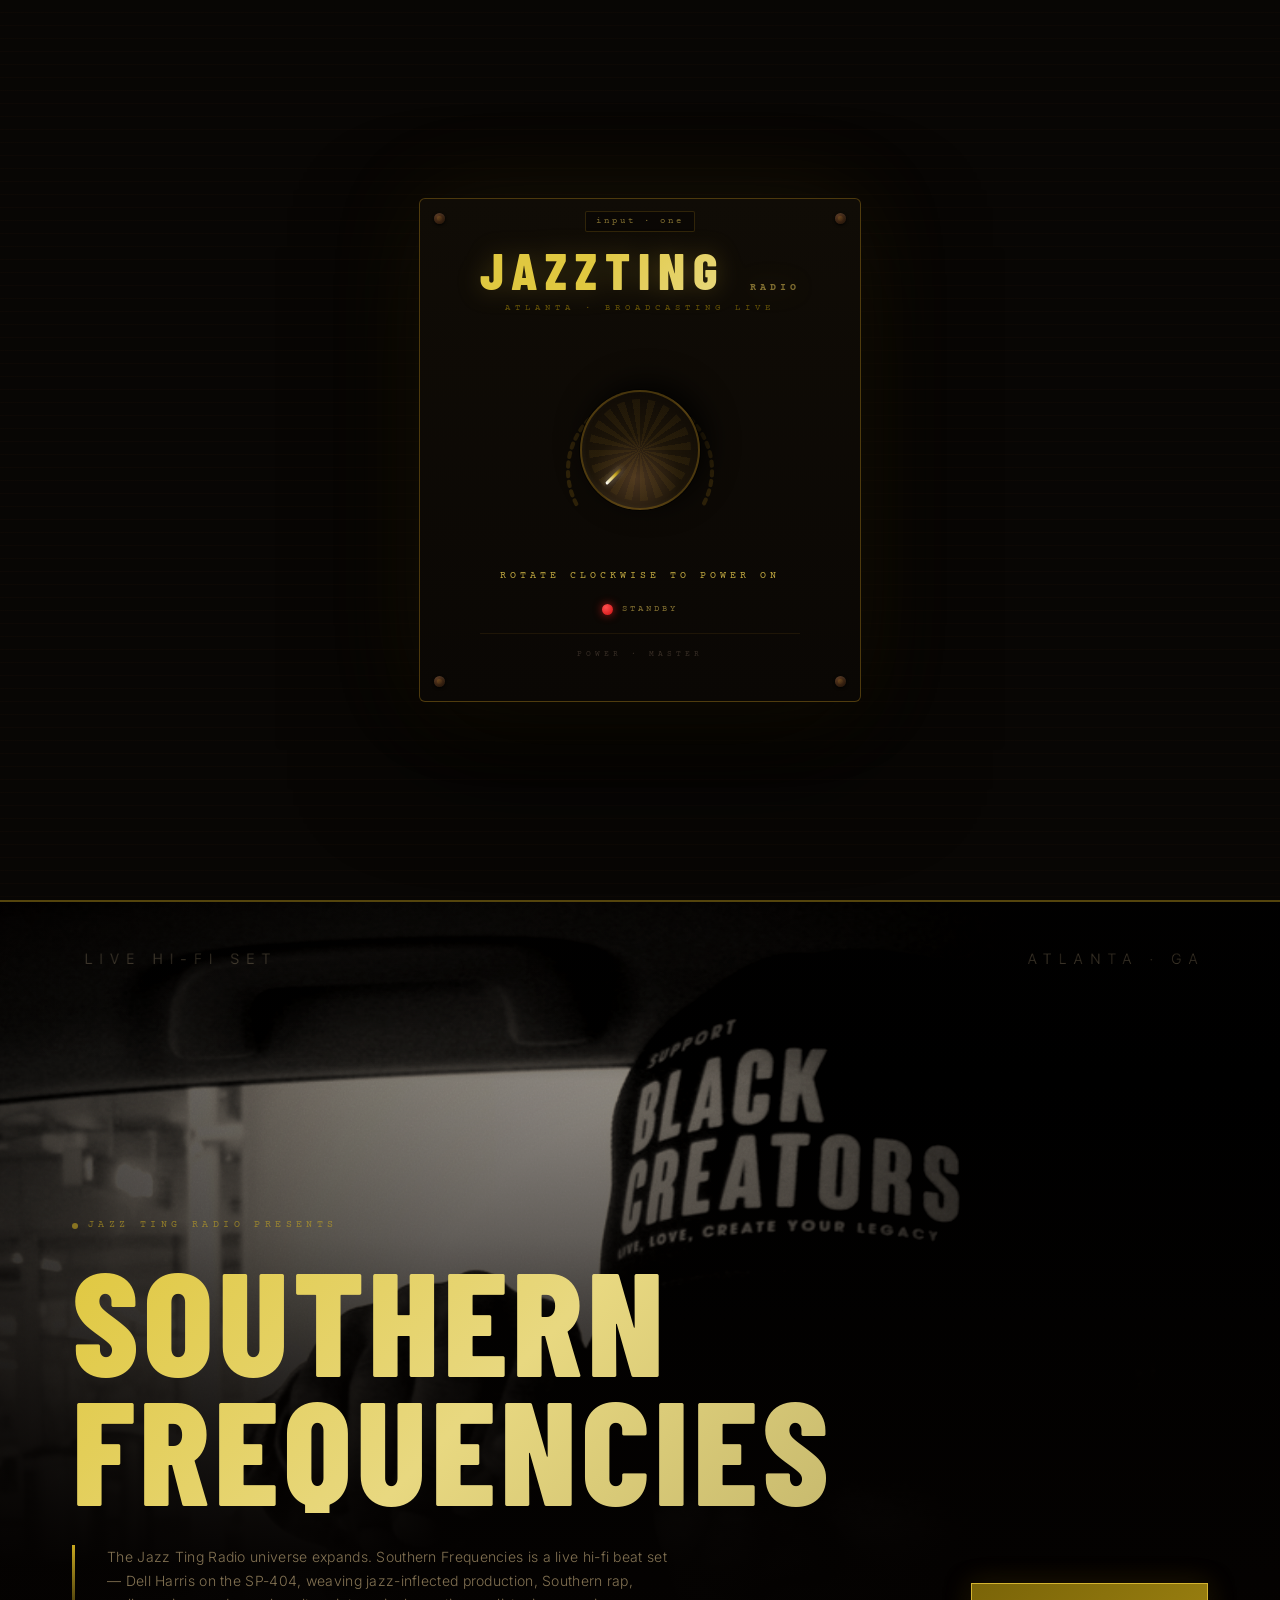
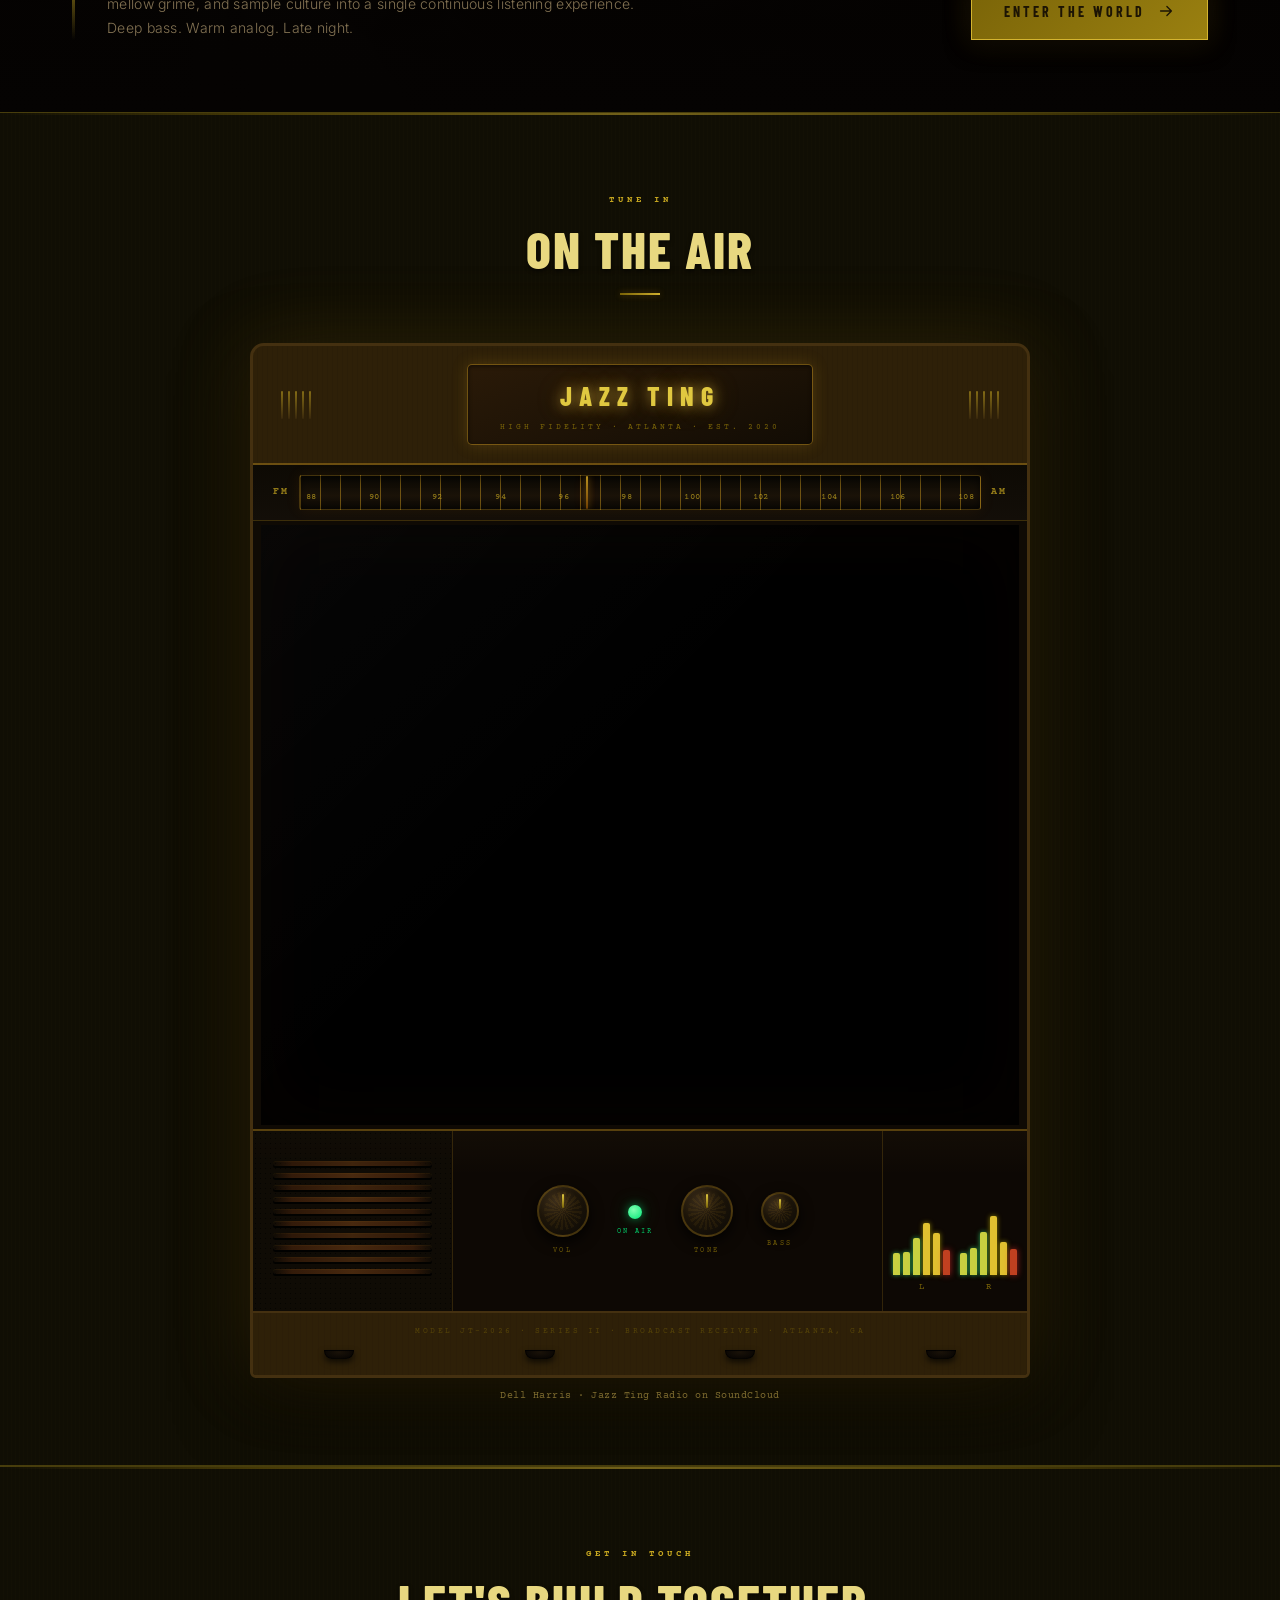
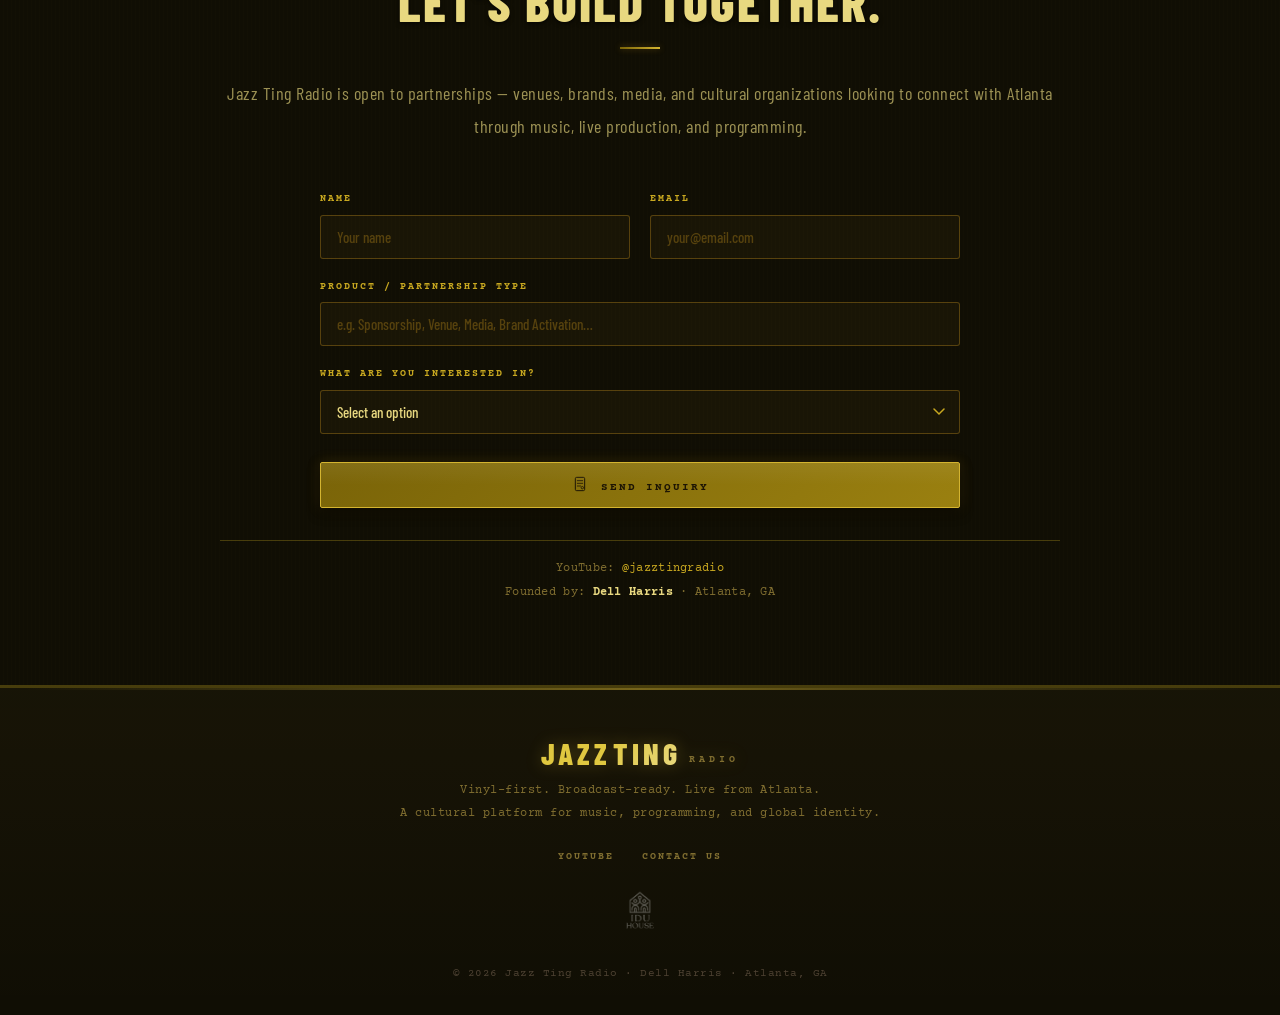
<file: index.html>
<!DOCTYPE html>
<html lang="en">
<head>
  <meta charset="UTF-8">
  <meta name="viewport" content="width=device-width, initial-scale=1.0">
  <title>Jazz Ting Radio — Live DJ Broadcast · Atlanta</title>
  <meta name="description" content="Jazz Ting Radio is a vinyl-driven live DJ broadcast series out of Atlanta. Soulful, global, and analog — programming live sets, culture, and sound.">
  <meta name="keywords" content="Jazz Ting Radio, Dell Harris Atlanta, live DJ broadcast, vinyl DJ Atlanta, Southern Frequencies, IDU House, Atlanta underground music, jazz hip-hop, live set Atlanta">
  <meta name="author" content="Jazz Ting Radio — Dell Harris">
  <meta name="robots" content="index, follow">

  <!-- Open Graph -->
  <meta property="og:type" content="website">
  <meta property="og:title" content="Jazz Ting Radio — Live DJ Broadcast · Atlanta">
  <meta property="og:description" content="Vinyl-driven live DJ broadcast series out of Atlanta. Soulful, global, and analog.">
  <meta property="og:image" content="studio.jpg">
  <meta property="og:site_name" content="Jazz Ting Radio">

  <!-- Twitter Card -->
  <meta name="twitter:card" content="summary_large_image">
  <meta name="twitter:title" content="Jazz Ting Radio — Live DJ Broadcast · Atlanta">
  <meta name="twitter:description" content="Vinyl-driven live DJ broadcast series. Soulful, global, analog. From Atlanta.">
  <meta name="twitter:image" content="studio.jpg">
  <link rel="preconnect" href="https://fonts.googleapis.com">
  <link href="https://fonts.googleapis.com/css2?family=Bebas+Neue&family=Inter:wght@300;400;500;600;700;800&family=Playfair+Display:ital,wght@0,700;0,900;1,400&display=swap" rel="stylesheet">
  <link rel="stylesheet" href="style.css">
  <link rel="icon" href="data:image/svg+xml,<svg xmlns='http://www.w3.org/2000/svg' viewBox='0 0 100 100'><circle cx='50' cy='50' r='50' fill='%23000000'/><text x='50' y='67' font-family='Georgia,serif' font-weight='700' font-size='52' fill='%23e8d880' text-anchor='middle'>J</text></svg>">
</head>
<body>

<!-- ── SVG Icon Sprite ───────────────────────────────────── -->
<svg style="display:none" aria-hidden="true">
  <defs>
    <symbol id="ic-vinyl" viewBox="0 0 24 24" fill="none">
      <circle cx="12" cy="12" r="10" stroke="currentColor" stroke-width="1.5"/>
      <circle cx="12" cy="12" r="3.5" stroke="currentColor" stroke-width="1.5"/>
      <path d="M8.5 20.5 a10 10 0 0 1 0-17" stroke="currentColor" stroke-width="1" stroke-dasharray="2 3"/>
      <line x1="12" y1="2" x2="12" y2="6" stroke="currentColor" stroke-width="2.2" stroke-linecap="round"/>
    </symbol>
    <symbol id="ic-globe" viewBox="0 0 24 24" fill="none">
      <circle cx="12" cy="12" r="10" stroke="currentColor" stroke-width="1.5"/>
      <ellipse cx="12" cy="12" rx="4.5" ry="10" stroke="currentColor" stroke-width="1"/>
      <line x1="2.2" y1="8.5" x2="21.8" y2="8.5" stroke="currentColor" stroke-width="1" stroke-linecap="round"/>
      <line x1="2.2" y1="15.5" x2="21.8" y2="15.5" stroke="currentColor" stroke-width="1" stroke-linecap="round"/>
    </symbol>
    <symbol id="ic-lens" viewBox="0 0 24 24" fill="none">
      <circle cx="12" cy="12" r="10" stroke="currentColor" stroke-width="1.5"/>
      <circle cx="12" cy="12" r="3.5" stroke="currentColor" stroke-width="1.5"/>
      <line x1="12" y1="2" x2="12" y2="8.5" stroke="currentColor" stroke-width="1.2" stroke-linecap="round"/>
      <line x1="12" y1="15.5" x2="12" y2="22" stroke="currentColor" stroke-width="1.2" stroke-linecap="round"/>
      <line x1="2" y1="12" x2="8.5" y2="12" stroke="currentColor" stroke-width="1.2" stroke-linecap="round"/>
      <line x1="15.5" y1="12" x2="22" y2="12" stroke="currentColor" stroke-width="1.2" stroke-linecap="round"/>
      <line x1="4.9" y1="4.9" x2="9.3" y2="9.3" stroke="currentColor" stroke-width="1" stroke-linecap="round"/>
      <line x1="14.7" y1="14.7" x2="19.1" y2="19.1" stroke="currentColor" stroke-width="1" stroke-linecap="round"/>
    </symbol>
    <symbol id="ic-signal" viewBox="0 0 24 24" fill="none">
      <circle cx="12" cy="14.5" r="2.5" stroke="currentColor" stroke-width="1.5"/>
      <path d="M8.5 10.5 a5 5 0 0 1 7 0" stroke="currentColor" stroke-width="1.5" stroke-linecap="round"/>
      <path d="M5 7 a10 10 0 0 1 14 0" stroke="currentColor" stroke-width="1.5" stroke-linecap="round"/>
      <line x1="12" y1="17" x2="12" y2="21" stroke="currentColor" stroke-width="1.5" stroke-linecap="round"/>
    </symbol>
    <symbol id="ic-camera" viewBox="0 0 24 24" fill="none">
      <rect x="2" y="7" width="14" height="10" rx="1.5" stroke="currentColor" stroke-width="1.5"/>
      <path d="M16 10.5 L22 8 L22 16 L16 13.5" stroke="currentColor" stroke-width="1.5" stroke-linejoin="round"/>
      <circle cx="9" cy="12" r="2.5" stroke="currentColor" stroke-width="1"/>
    </symbol>
    <symbol id="ic-stadium" viewBox="0 0 24 24" fill="none">
      <path d="M3 19 Q6 9 12 9 Q18 9 21 19" stroke="currentColor" stroke-width="1.5" stroke-linecap="round"/>
      <line x1="3" y1="19" x2="21" y2="19" stroke="currentColor" stroke-width="1.5" stroke-linecap="round"/>
      <path d="M7 19 Q9 14 12 14 Q15 14 17 19" stroke="currentColor" stroke-width="1" stroke-linecap="round"/>
      <line x1="12" y1="9" x2="12" y2="5" stroke="currentColor" stroke-width="1.2" stroke-linecap="round"/>
      <circle cx="12" cy="4" r="1.5" stroke="currentColor" stroke-width="1.2"/>
    </symbol>
    <symbol id="ic-soccer" viewBox="0 0 24 24" fill="none">
      <circle cx="12" cy="12" r="10" stroke="currentColor" stroke-width="1.5"/>
      <polygon points="12,4.5 14,8 12,10.5 10,8" stroke="currentColor" stroke-width="1" stroke-linejoin="round"/>
      <polygon points="4,9.5 7,9 8.5,11.5 7,14 4.5,13.5" stroke="currentColor" stroke-width="1" stroke-linejoin="round"/>
      <polygon points="20,9.5 17,9 15.5,11.5 17,14 19.5,13.5" stroke="currentColor" stroke-width="1" stroke-linejoin="round"/>
      <polygon points="7.5,18.5 8.5,16 11,15.5 13,15.5 15.5,16 16.5,18.5" stroke="currentColor" stroke-width="1" stroke-linejoin="round"/>
    </symbol>
    <symbol id="ic-form" viewBox="0 0 24 24" fill="none">
      <rect x="5" y="2" width="14" height="20" rx="2" stroke="currentColor" stroke-width="1.5"/>
      <line x1="8" y1="7" x2="16" y2="7" stroke="currentColor" stroke-width="1.2" stroke-linecap="round"/>
      <line x1="8" y1="11" x2="16" y2="11" stroke="currentColor" stroke-width="1.2" stroke-linecap="round"/>
      <line x1="8" y1="15" x2="13" y2="15" stroke="currentColor" stroke-width="1.2" stroke-linecap="round"/>
      <circle cx="15.5" cy="17.5" r="1.8" stroke="currentColor" stroke-width="1.2"/>
    </symbol>
    <symbol id="ic-knob" viewBox="0 0 24 24" fill="none">
      <circle cx="12" cy="12" r="9.5" stroke="currentColor" stroke-width="1.5"/>
      <circle cx="12" cy="12" r="4" stroke="currentColor" stroke-width="1.5"/>
      <path d="M7 18.5 a8.5 8.5 0 0 1 0-13" stroke="currentColor" stroke-width="1" stroke-dasharray="2 3"/>
      <line x1="12" y1="2.5" x2="12" y2="7" stroke="currentColor" stroke-width="2.2" stroke-linecap="round"/>
    </symbol>
    <symbol id="ic-fader" viewBox="0 0 24 24" fill="none">
      <line x1="12" y1="2" x2="12" y2="22" stroke="currentColor" stroke-width="1.5" stroke-linecap="round"/>
      <rect x="7.5" y="8.5" width="9" height="5.5" rx="1.5" stroke="currentColor" stroke-width="1.5"/>
      <line x1="9" y1="11.2" x2="15" y2="11.2" stroke="currentColor" stroke-width="1" stroke-dasharray="2 2" stroke-linecap="round"/>
    </symbol>
    <symbol id="ic-prev" viewBox="0 0 24 24">
      <line x1="5" y1="5" x2="5" y2="19" stroke="currentColor" stroke-width="2" stroke-linecap="round"/>
      <path d="M19 5 L9 12 L19 19 Z" fill="currentColor"/>
    </symbol>
    <symbol id="ic-next" viewBox="0 0 24 24">
      <line x1="19" y1="5" x2="19" y2="19" stroke="currentColor" stroke-width="2" stroke-linecap="round"/>
      <path d="M5 5 L15 12 L5 19 Z" fill="currentColor"/>
    </symbol>
    <symbol id="ic-volume" viewBox="0 0 24 24" fill="none">
      <circle cx="12" cy="12" r="9" stroke="currentColor" stroke-width="1.5"/>
      <path d="M7.5 17.5 a7.5 7.5 0 0 1 0-11" stroke="currentColor" stroke-width="1" stroke-dasharray="2 3"/>
      <line x1="12" y1="3" x2="12" y2="7" stroke="currentColor" stroke-width="2.2" stroke-linecap="round"/>
    </symbol>
    <symbol id="ic-fullscreen" viewBox="0 0 24 24" fill="none">
      <polyline points="3,9 3,3 9,3" stroke="currentColor" stroke-width="1.8" stroke-linecap="round" stroke-linejoin="round"/>
      <polyline points="15,3 21,3 21,9" stroke="currentColor" stroke-width="1.8" stroke-linecap="round" stroke-linejoin="round"/>
      <polyline points="3,15 3,21 9,21" stroke="currentColor" stroke-width="1.8" stroke-linecap="round" stroke-linejoin="round"/>
      <polyline points="21,15 21,21 15,21" stroke="currentColor" stroke-width="1.8" stroke-linecap="round" stroke-linejoin="round"/>
    </symbol>
  </defs>
</svg>

<!-- ── Power-On Screen ───────────────────────────────────── -->
<div id="powerOn" class="power-on-screen">
  <div class="po-panel">
    <!-- corner screws (CSS) -->
    <div class="po-corner po-corner-tl"></div>
    <div class="po-corner po-corner-tr"></div>
    <div class="po-corner po-corner-bl"></div>
    <div class="po-corner po-corner-br"></div>
    <!-- channel label like the "one" / "two" on the mixer -->
    <div class="po-channel-label">input · one</div>
    <div class="po-brand">
      <span class="logo-jazz">Jazz</span><span class="logo-ting">Ting</span>
      <span class="logo-radio">Radio</span>
    </div>
    <div class="po-tagline">ATLANTA · BROADCASTING LIVE</div>
    <div class="po-knob-section">
      <!-- Arc progress ring (SVG) -->
      <svg class="po-arc" viewBox="0 0 130 130" aria-hidden="true">
        <!-- dashed track like isolator knob on mixer -->
        <path class="po-arc-track"
          d="M 19 104 A 52 52 0 1 1 111 104"
          fill="none" stroke="rgba(200,150,30,0.18)" stroke-width="3"
          stroke-linecap="round" stroke-dasharray="3 4"/>
        <!-- fill arc -->
        <path class="po-arc-fill" id="poArcFill"
          d="M 19 104 A 52 52 0 1 1 111 104"
          fill="none" stroke="var(--brass-warm)" stroke-width="3"
          stroke-linecap="round"
          stroke-dasharray="265" stroke-dashoffset="265"/>
      </svg>
      <!-- The knob -->
      <div class="po-knob-wrap">
        <div class="po-knob" id="poKnob">
          <div class="po-knob-grip"></div>
          <div class="po-knob-indicator"></div>
        </div>
      </div>
    </div>
    <div class="po-instruction" id="poInstruction">ROTATE CLOCKWISE TO POWER ON</div>
    <div class="po-status-row">
      <div class="po-led" id="poLed"></div>
      <span class="po-status-text" id="poStatusText">STANDBY</span>
    </div>
    <div class="po-mixer-label">POWER · MASTER</div>
  </div>
</div>


<header id="header">
  <div class="header-inner">
    <button class="hamburger" aria-label="Menu"><span></span><span></span><span></span></button>
    <a href="#" class="logo">
      <span class="logo-jazz">Jazz</span><span class="logo-ting">Ting</span>
      <span class="logo-radio">Radio</span>
    </a>
    <nav class="nav">
      <a href="#pitch" class="nav-cta">Get In Touch</a>
    </nav>
    <button class="hamburger hamburger-right" aria-label="More"><span></span><span></span><span></span></button>
  </div>
</header>

<!-- ── Universe Nav Overlay ──────────────────────────────── -->
<nav class="jtr-nav-overlay" id="jtrNav" aria-hidden="true">

  <svg class="jtr-nav-overlay__grain" xmlns="http://www.w3.org/2000/svg">
    <defs>
      <filter id="jtr-gn" x="0%" y="0%" width="100%" height="100%" color-interpolation-filters="linearRGB">
        <feTurbulence type="fractalNoise" baseFrequency="0.76 0.72" numOctaves="4" seed="9" stitchTiles="stitch"/>
        <feColorMatrix type="saturate" values="0"/>
      </filter>
    </defs>
    <rect width="100%" height="100%" filter="url(#jtr-gn)"/>
  </svg>

  <div class="jtr-nav-breadcrumb">
    IDU House <span>·</span> Jazz Ting Radio <span>·</span> Atlanta
  </div>

  <ul class="jtr-nav-links">

    <li class="jtr-nav-link">
      <a href="/sf">
        <span class="jtr-nav-label">Southern Frequencies</span>
        <span class="jtr-nav-meta">Live Hi-Fi Set · Programming</span>
      </a>
    </li>

    <li class="jtr-nav-link">
      <a href="/amadorlife/">
        <span class="jtr-nav-label">House on the Green</span>
        <span class="jtr-nav-meta">Amador × Founders Green · Oct 17</span>
      </a>
    </li>

    <li class="jtr-nav-link jtr-nav-link--current">
      <a href="#">
        <span class="jtr-nav-label">Jazz Ting Radio</span>
        <span class="jtr-nav-meta">You're Here</span>
      </a>
    </li>

    <li class="jtr-nav-link">
      <a href="https://www.iduhouse.com" target="_blank" rel="noopener">
        <span class="jtr-nav-label">IDU House</span>
        <span class="jtr-nav-meta">The Platform</span>
      </a>
    </li>

    <li class="jtr-nav-link">
      <a href="https://www.communeatl.com" target="_blank" rel="noopener">
        <span class="jtr-nav-label">Commune ATL</span>
        <span class="jtr-nav-meta">Atlanta, GA</span>
      </a>
    </li>

  </ul>

  <div class="jtr-nav-footer">
    <a href="https://www.iduhouse.com" target="_blank" rel="noopener">
      <img src="sf/idu-logo.png" alt="IDU House">
    </a>
    <a href="https://www.communeatl.com" target="_blank" rel="noopener">
      <img src="sf/commune-logo.webp" alt="Commune ATL">
    </a>
  </div>

</nav>

<!-- ── HERO ───────────────────────────────────────────────── -->
<section id="hero">
  <div class="hero-layout">

    <!-- Main panel -->
    <div class="hero-main">
      <div class="studio-player">
        <div class="studio-video-wrap">
          <!-- ios-clip-inner forces clip-path containment on iOS Safari -->
          <div class="ios-clip-inner">
          <iframe id="ytHeroPlayer"
            src="https://www.youtube.com/embed/sUy6hqrtd_Q?autoplay=1&mute=1&rel=0&modestbranding=1&loop=1&playlist=sUy6hqrtd_Q&enablejsapi=1&playsinline=1"
            style="position:absolute;inset:0;width:100%;height:100%;border:none;"
            title="Jazz Ting Radio — They Lied About UK Garage"
            allow="accelerometer; autoplay; clipboard-write; encrypted-media; gyroscope; picture-in-picture; web-share"
            referrerpolicy="strict-origin-when-cross-origin"
            allowfullscreen
          ></iframe>
          </div>

          <!-- Glowing play button -->
          <div class="hero-sc-play-wrap">
            <button class="hero-sc-btn" id="heroScBtn" onclick="triggerSCPlay()" aria-label="Play Jazz Ting Radio">
              <span class="hero-sc-ring"></span>
              <span class="hero-sc-ring hero-sc-ring-2"></span>
              <svg class="hero-sc-icon" viewBox="0 0 24 24"><path d="M8 5v14l11-7z"/></svg>
            </button>
            <div class="hero-sc-label">LISTEN LIVE</div>
          </div>

          <div class="studio-live-badge"><span class="live-dot"></span> BROADCAST READY · ATL</div>
          <a href="/amadorlife/" class="studio-promo-badge">
            <span class="live-dot"></span> House on the Green · Oct 17
          </a>
          <div class="hero-title-overlay">
            <div class="hero-eyebrow">Jazz Ting Radio · Atlanta</div>
            <h1 class="hero-main-title">Vinyl. Culture.<br>Live Sound.</h1>
            <p class="hero-sub">A live DJ broadcast series from Atlanta — soulful, global, and analog. Vinyl-driven sets, cinematic production, and programming that connects music to culture.</p>
          </div>
        </div>
        <div class="player-bar">
          <div class="player-bar-left">
            <button class="pbar-btn" aria-label="Previous"><svg class="icon" aria-hidden="true"><use href="#ic-prev"/></svg></button>
            <button class="pbar-btn" aria-label="Next"><svg class="icon" aria-hidden="true"><use href="#ic-next"/></svg></button>
            <button class="pbar-btn" aria-label="Volume"><svg class="icon" aria-hidden="true"><use href="#ic-volume"/></svg></button>
          </div>
          <div class="player-scrubber">
            <div class="scrubber-track"><div class="scrubber-fill" id="scrubFill"></div></div>
            <span class="pbar-time">Jazz Ting Radio · Live</span>
          </div>
          <div class="player-bar-right">
            <button class="pbar-btn" aria-label="Fullscreen"><svg class="icon" aria-hidden="true"><use href="#ic-fullscreen"/></svg></button>
          </div>
        </div>
      </div>

    </div>

    <!-- Episodes sidebar -->
    <aside class="episodes-panel" id="episodes">
      <div class="episodes-header">
        <h3>Recent Sets</h3>
        <button class="ep-close">✕</button>
      </div>
      <div class="episodes-scroll">
        <div class="ep-subnav">
          <button class="ep-tab active" data-tab="video">Video</button>
          <button class="ep-tab" data-tab="audio">Audio</button>
          <button class="ep-tab" data-tab="live">Live</button>
        </div>
        <!-- Video/Live tab: YouTube episodes list (default) -->
        <div class="ep-panel ep-panel-video" id="epPanelVideo">
          <div class="episodes-list" id="episodesList">
            <div class="ep-loading">Loading sets…</div>
          </div>
        </div>
        <!-- Audio tab: SoundCloud embed -->
        <div class="ep-panel ep-panel-audio" id="epPanelAudio" style="display:none;">
          <iframe width="100%" height="540" scrolling="no" frameborder="no" allow="autoplay"
            src="https://w.soundcloud.com/player/?url=https%3A//api.soundcloud.com/playlists/soundcloud%253Aplaylists%253A1151487817&color=%23917070&auto_play=false&hide_related=false&show_comments=false&show_user=false&show_reposts=false&show_teaser=false&visual=true"
            style="display:block;border-radius:4px;overflow:hidden;">
          </iframe>
          <div style="font-size:10px;color:#8a7460;padding:4px 0 0;text-align:center;">
            <a href="https://soundcloud.com/dellharris" target="_blank" style="color:#8a7460;">Dell Harris</a>
            · <a href="https://soundcloud.com/dellharris/sets/jazztingradio" target="_blank" style="color:#8a7460;">Jazz Ting Radio</a>
          </div>
        </div>
        </div>
      </div>
    </aside>

  </div>
</section>

<!-- ── SOUTHERN FREQUENCIES ────────────────────────────────── -->
<section class="sf-section">

  <div class="sf-visual">
    <img src="sf-promo.png" alt="Southern Frequencies — Dell Harris" class="sf-img">
    <div class="sf-overlay"></div>
  </div>

  <div class="sf-body">

    <div class="sf-eyebrow">
      <span class="sf-dot"></span>
      Jazz Ting Radio Presents
    </div>

    <h2 class="sf-title">Southern<br>Frequencies</h2>

    <div class="sf-bottom">
      <div class="sf-rule"></div>
      <p class="sf-desc">
        The Jazz Ting Radio universe expands. Southern Frequencies is a live hi-fi beat set — Dell Harris on the SP-404, weaving jazz-inflected production, Southern rap, mellow grime, and sample culture into a single continuous listening experience. Deep bass. Warm analog. Late night.
      </p>
      <a href="https://radio.dellharris.com/sf" class="sf-cta">
        Enter the World
        <svg viewBox="0 0 20 20" fill="none" class="sf-arrow">
          <path d="M4 10h12M11 5l5 5-5 5" stroke="currentColor" stroke-width="1.5" stroke-linecap="round" stroke-linejoin="round"/>
        </svg>
      </a>
    </div>

  </div>

</section>

<!-- ── VINTAGE RADIO PLAYER ───────────────────────────────── -->
<section id="radio-player" class="section-dark section-radio-player">
  <div class="section-inner">
    <div class="eyebrow" style="text-align:center">Tune In</div>
    <h2 class="section-title" style="text-align:center">On the Air</h2>
    <div class="gold-rule" style="margin:16px auto 48px"></div>

    <div class="vintage-radio">

      <!-- Cabinet top: wood trim + brand plate + vents -->
      <div class="radio-cabinet-top">
        <div class="radio-vents">
          <span></span><span></span><span></span><span></span><span></span>
        </div>
        <div class="radio-brand-plate">
          <span class="radio-brand-name">JAZZ TING</span>
          <span class="radio-brand-sub">HIGH FIDELITY · ATLANTA · EST. 2020</span>
        </div>
        <div class="radio-vents">
          <span></span><span></span><span></span><span></span><span></span>
        </div>
      </div>

      <!-- Frequency dial -->
      <div class="radio-freq-bar">
        <div class="radio-freq-band-label">FM</div>
        <div class="radio-freq-scale">
          <div class="freq-needle"></div>
          <div class="freq-labels">
            <span>88</span><span>90</span><span>92</span><span>94</span><span>96</span>
            <span>98</span><span>100</span><span>102</span><span>104</span><span>106</span><span>108</span>
          </div>
        </div>
        <div class="radio-freq-band-label">AM</div>
      </div>

      <!-- Main screen: SoundCloud embed -->
      <div class="radio-display">
        <div class="radio-display-bezel">
          <div class="radio-display-inner">
            <iframe width="100%" height="600" scrolling="no" frameborder="no" allow="autoplay"
              src="https://w.soundcloud.com/player/?url=https%3A//api.soundcloud.com/playlists/soundcloud%253Aplaylists%253A1151487817&color=%23917070&auto_play=false&hide_related=false&show_comments=false&show_user=false&show_reposts=false&show_teaser=false&visual=true">
            </iframe>
          </div>
        </div>
      </div>

      <!-- Bottom controls: speaker grille | knobs + pilot | VU meters -->
      <div class="radio-controls">

        <!-- Speaker grille -->
        <div class="radio-grille">
          <div class="grille-cloth"></div>
          <div class="grille-bars">
            <span></span><span></span><span></span><span></span>
            <span></span><span></span><span></span><span></span>
            <span></span><span></span>
          </div>
        </div>

        <!-- Knobs + pilot light -->
        <div class="radio-knob-panel">
          <div class="r-knob-group">
            <div class="r-knob"></div>
            <span>VOL</span>
          </div>
          <div class="radio-pilot-area">
            <div class="r-pilot"></div>
            <span>ON AIR</span>
          </div>
          <div class="r-knob-group">
            <div class="r-knob"></div>
            <span>TONE</span>
          </div>
          <div class="r-knob-group">
            <div class="r-knob r-knob-sm"></div>
            <span>BASS</span>
          </div>
        </div>

        <!-- VU meters -->
        <div class="radio-vu-panel">
          <div class="r-vu-meter">
            <div class="r-vu-bars" id="vuBarsL">
              <div class="r-vu-bar" style="height:20%"></div>
              <div class="r-vu-bar" style="height:35%"></div>
              <div class="r-vu-bar" style="height:55%"></div>
              <div class="r-vu-bar" style="height:70%"></div>
              <div class="r-vu-bar" style="height:45%"></div>
              <div class="r-vu-bar" style="height:30%"></div>
            </div>
            <span class="r-vu-label">L</span>
          </div>
          <div class="r-vu-meter">
            <div class="r-vu-bars" id="vuBarsR">
              <div class="r-vu-bar" style="height:30%"></div>
              <div class="r-vu-bar" style="height:50%"></div>
              <div class="r-vu-bar" style="height:65%"></div>
              <div class="r-vu-bar" style="height:40%"></div>
              <div class="r-vu-bar" style="height:55%"></div>
              <div class="r-vu-bar" style="height:25%"></div>
            </div>
            <span class="r-vu-label">R</span>
          </div>
        </div>

      </div>

      <!-- Cabinet bottom: model plate + rubber feet -->
      <div class="radio-cabinet-bottom">
        <div class="radio-model-plate">MODEL JT-2026 · SERIES II · BROADCAST RECEIVER · ATLANTA, GA</div>
        <div class="radio-feet">
          <div class="r-foot"></div>
          <div class="r-foot"></div>
          <div class="r-foot"></div>
          <div class="r-foot"></div>
        </div>
      </div>

    </div><!-- end .vintage-radio -->

    <div class="radio-sc-credit">
      <a href="https://soundcloud.com/dellharris" target="_blank">Dell Harris</a>
      · <a href="https://soundcloud.com/dellharris/sets/jazztingradio" target="_blank">Jazz Ting Radio</a>
      on SoundCloud
    </div>
  </div>
</section>

<!-- ── CONTACT FORM ────────────────────────────────────────── -->
<section id="pitch" class="section-dark">
  <div class="section-inner section-narrow">
    <div class="eyebrow" style="text-align:center">Get In Touch</div>
    <h2 class="section-title" style="text-align:center">Let's Build Together.</h2>
    <div class="gold-rule" style="margin:16px auto 28px"></div>
    <p class="pitch-center-body">Jazz Ting Radio is open to partnerships — venues, brands, media, and cultural organizations looking to connect with Atlanta through music, live production, and programming.</p>

    <!--
      Mailchimp setup:
      1. Audience → Signup forms → Embedded forms → copy the action URL
      2. Replace YOUR_MAILCHIMP_URL below (keep everything after the ?)
      3. In Mailchimp: Audience → Settings → Audience fields → add:
           MMERGE3  label "Product"        (Text)
           MMERGE4  label "Activation Day" (Text)
    -->
    <form id="contactForm" class="contact-form"
      action="https://dellharris.us6.list-manage.com/subscribe/post?u=995804b0087c54bfa89b72928&amp;id=6add36c7e8&amp;f_id=000ad3e5f0"
      method="POST" novalidate>

      <!-- Mailchimp anti-bot honeypot — do not remove -->
      <div style="position:absolute;left:-5000px" aria-hidden="true">
        <input type="text" name="b_995804b0087c54bfa89b72928_6add36c7e8" tabindex="-1" value="">
      </div>

      <div class="cf-row">
        <div class="cf-field">
          <label for="cf-name">Name</label>
          <input id="cf-name" type="text" name="FNAME" placeholder="Your name" required>
        </div>
        <div class="cf-field">
          <label for="cf-email">Email</label>
          <input id="cf-email" type="email" name="EMAIL" placeholder="your@email.com" required>
        </div>
      </div>
      <div class="cf-field">
        <label for="cf-product">Product / Partnership Type</label>
        <input id="cf-product" type="text" name="MMERGE5" placeholder="e.g. Sponsorship, Venue, Media, Brand Activation…" required>
      </div>
      <div class="cf-field">
        <label for="cf-day">What are you interested in?</label>
        <select id="cf-day" name="MMERGE6" required>
          <option value="" disabled selected>Select an option</option>
          <option>Programming / Show Partnership</option>
          <option>Venue / Event</option>
          <option>Brand Activation</option>
          <option>Media / Press</option>
          <option>Sponsorship</option>
          <option>Other</option>
        </select>
      </div>

      <button type="submit" class="btn-gold btn-block cf-submit" id="cfSubmit">
        <svg class="icon" aria-hidden="true"><use href="#ic-form"/></svg>
        <span id="cfBtnText">Send Inquiry</span>
      </button>

      <div id="cfMsg" class="cf-msg" aria-live="polite"></div>
    </form>

    <div class="contact-note" style="margin-top:32px;text-align:center">
      YouTube: <a href="https://www.youtube.com/@jazztingradio" target="_blank">@jazztingradio</a><br>
      Founded by: <strong style="color:var(--cream)">Dell Harris</strong> · Atlanta, GA
    </div>
  </div>
</section>

<!-- ── FOOTER ──────────────────────────────────────────────── -->
<footer id="footer">
  <div class="footer-inner">
    <div class="footer-logo">
      <span class="logo-jazz">Jazz</span><span class="logo-ting">Ting</span><span class="logo-radio">Radio</span>
    </div>
    <p class="footer-tagline">Vinyl-first. Broadcast-ready. Live from Atlanta.<br>
    A cultural platform for music, programming, and global identity.</p>
    <div class="footer-links">
      <a href="https://www.youtube.com/@jazztingradio" target="_blank">YouTube</a>
      <a href="#pitch">Contact Us</a>
    </div>
    <a href="https://www.iduhouse.com" target="_blank" rel="noopener"
       style="display:inline-block;margin-bottom:24px;opacity:0.28;transition:opacity 0.2s;">
      <img src="sf/idu-logo.png" alt="IDU House"
           style="height:48px;width:auto;filter:brightness(0) invert(1);">
    </a>
    <p class="footer-copy">&copy; 2026 Jazz Ting Radio · Dell Harris · Atlanta, GA</p>
  </div>
</footer>

<script src="https://w.soundcloud.com/player/api.js"></script>
<script src="app.js"></script>
</body>
</html>
</file>
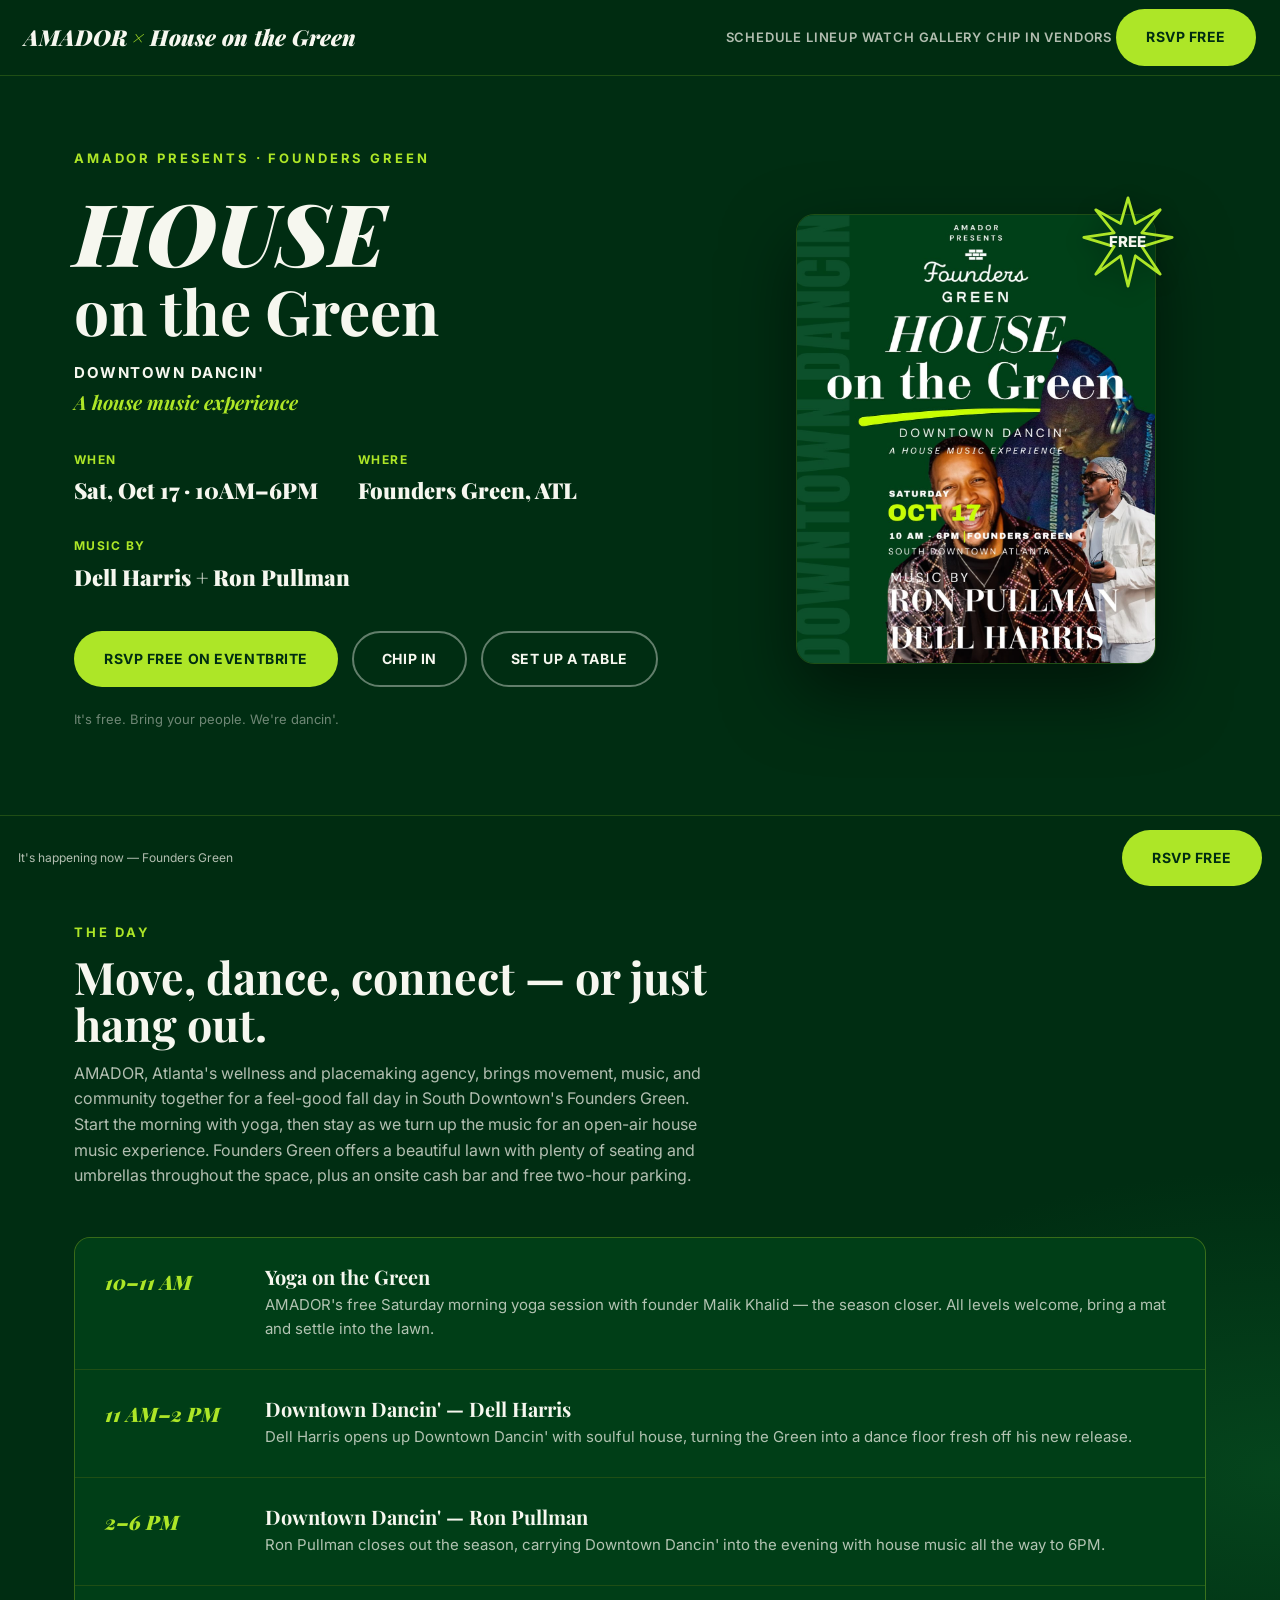
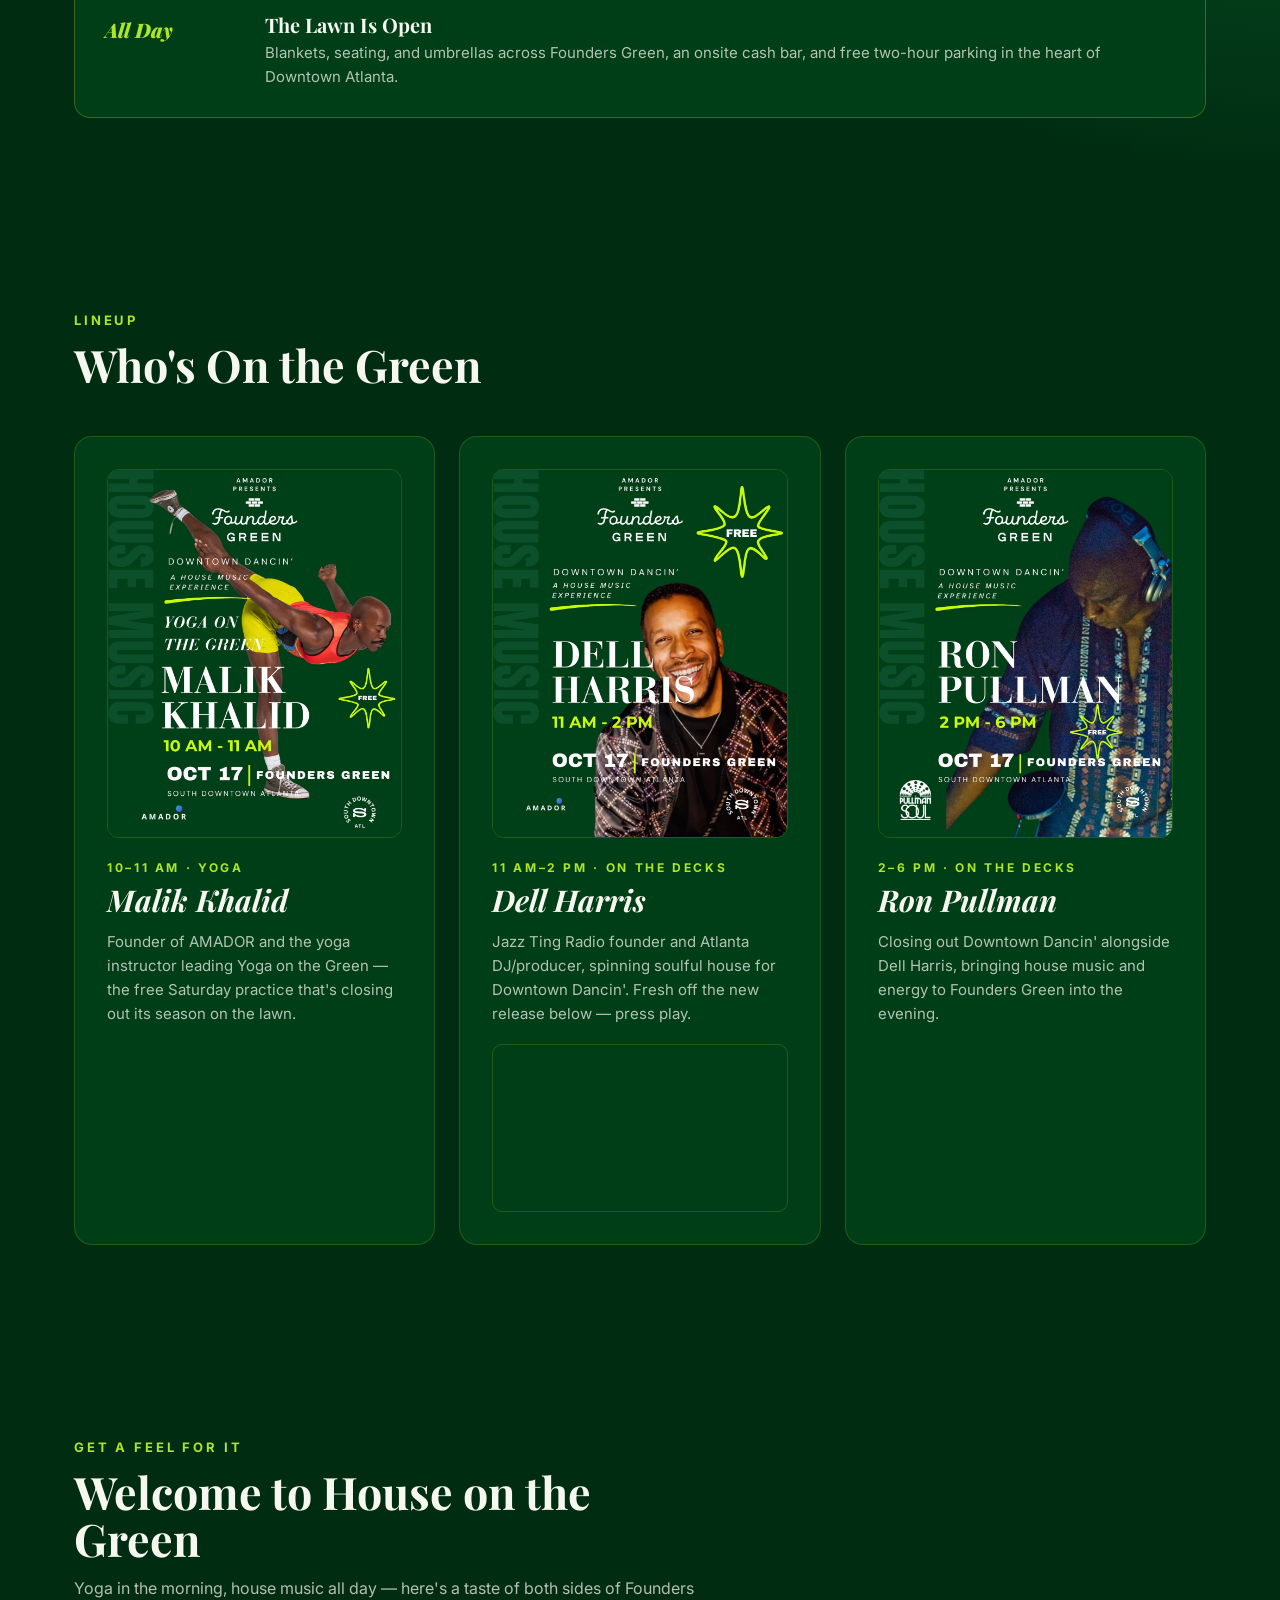
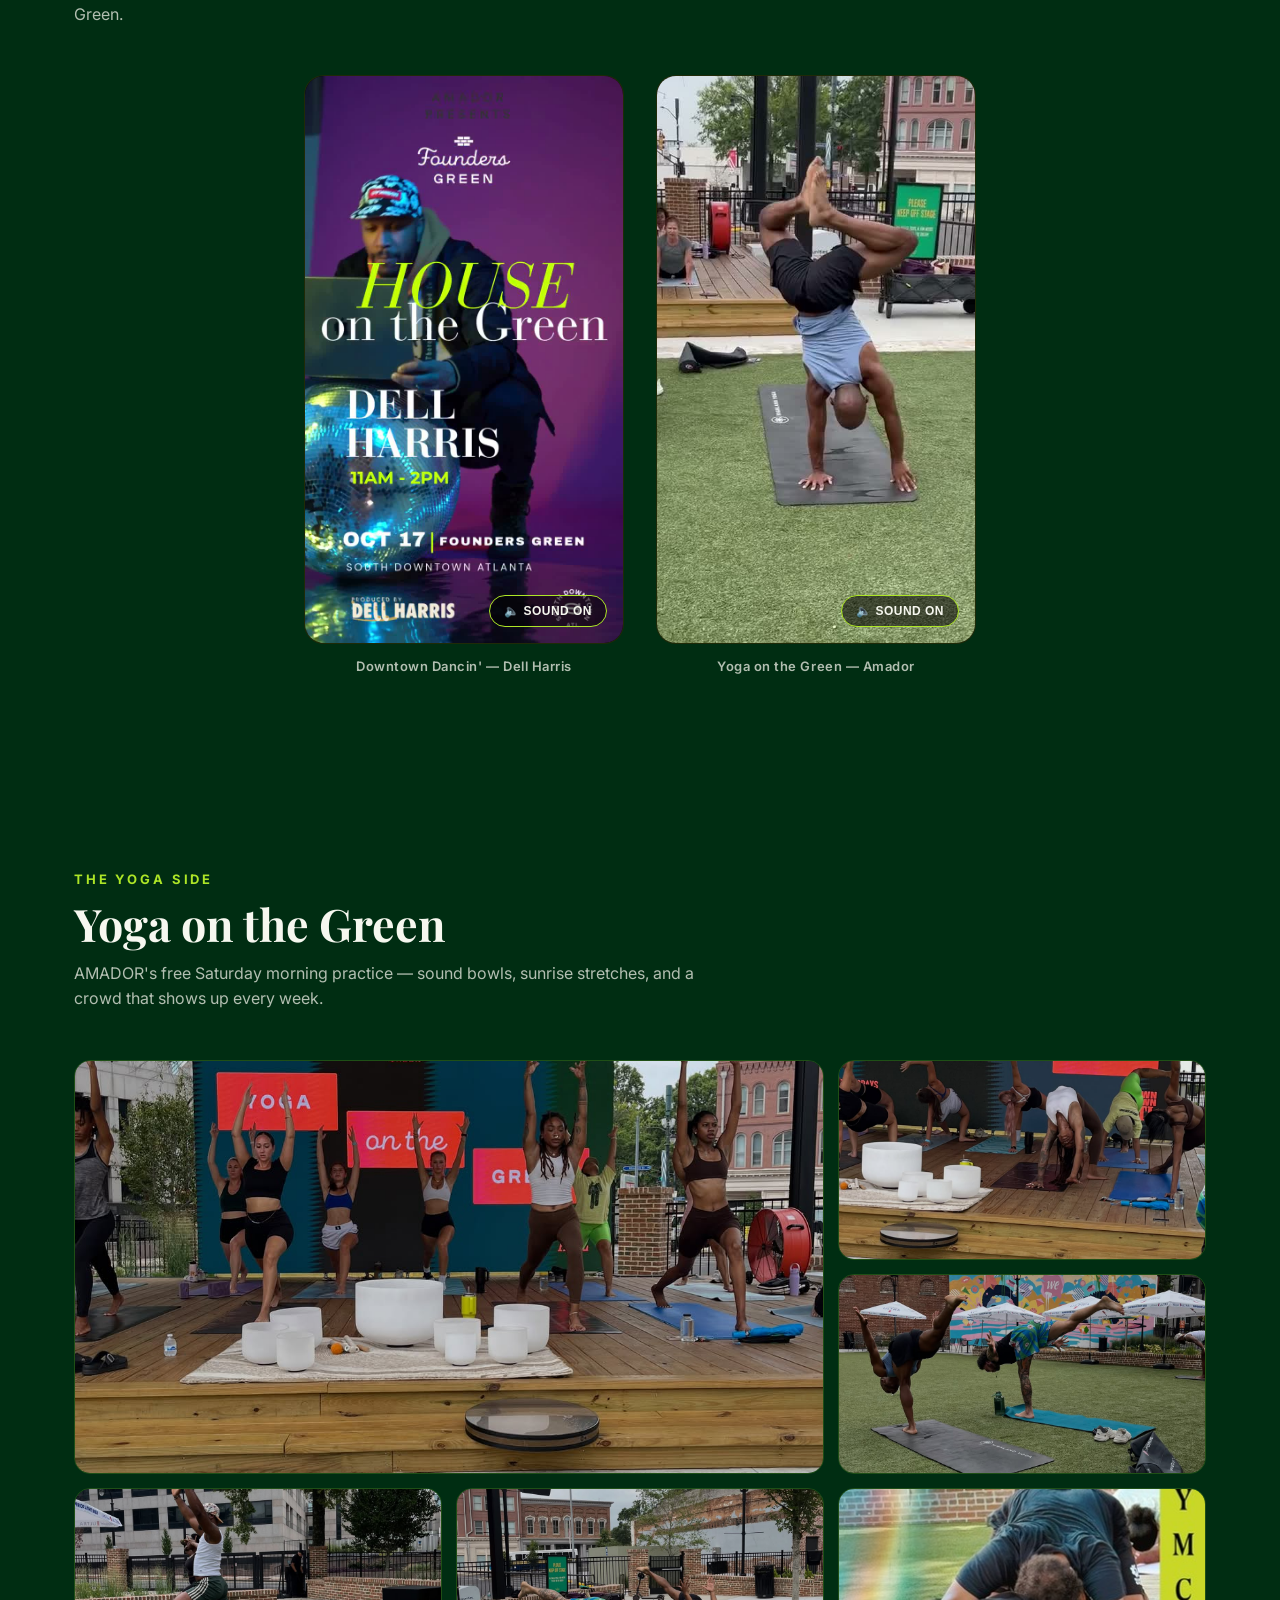
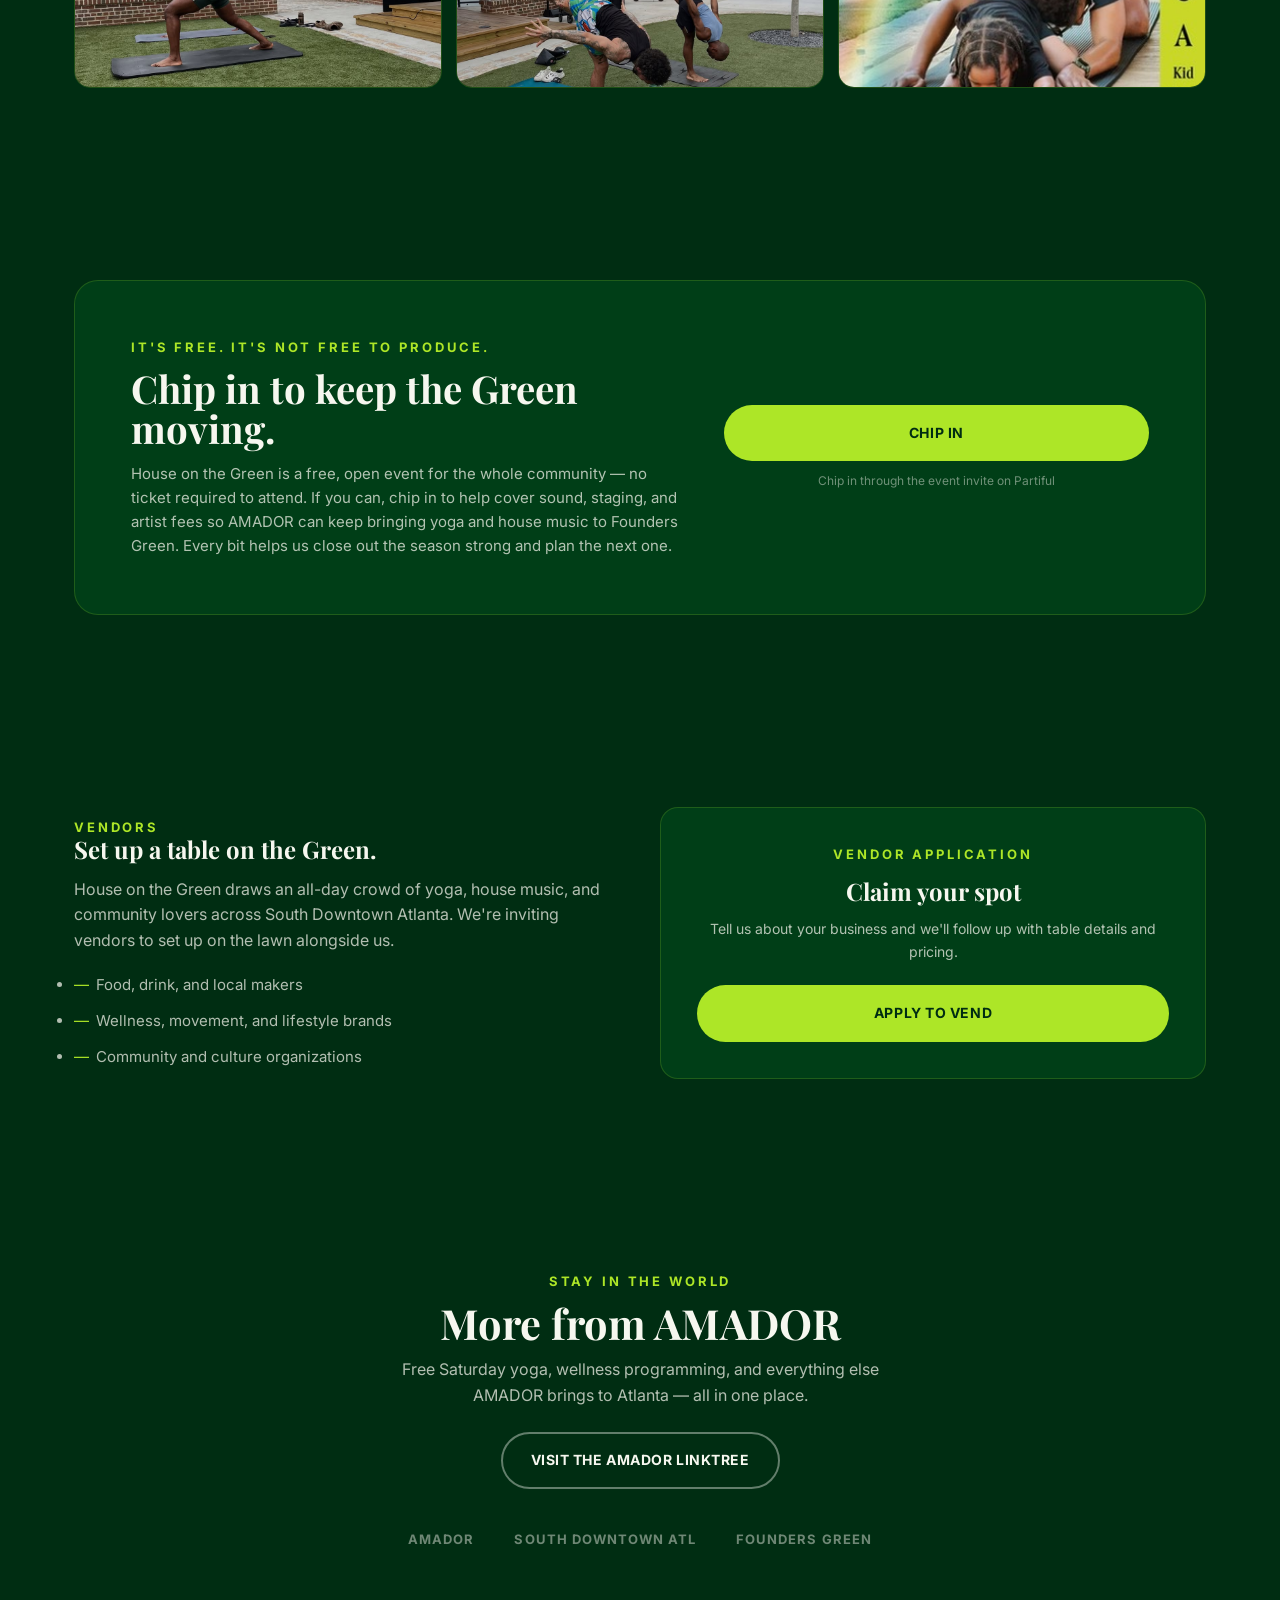
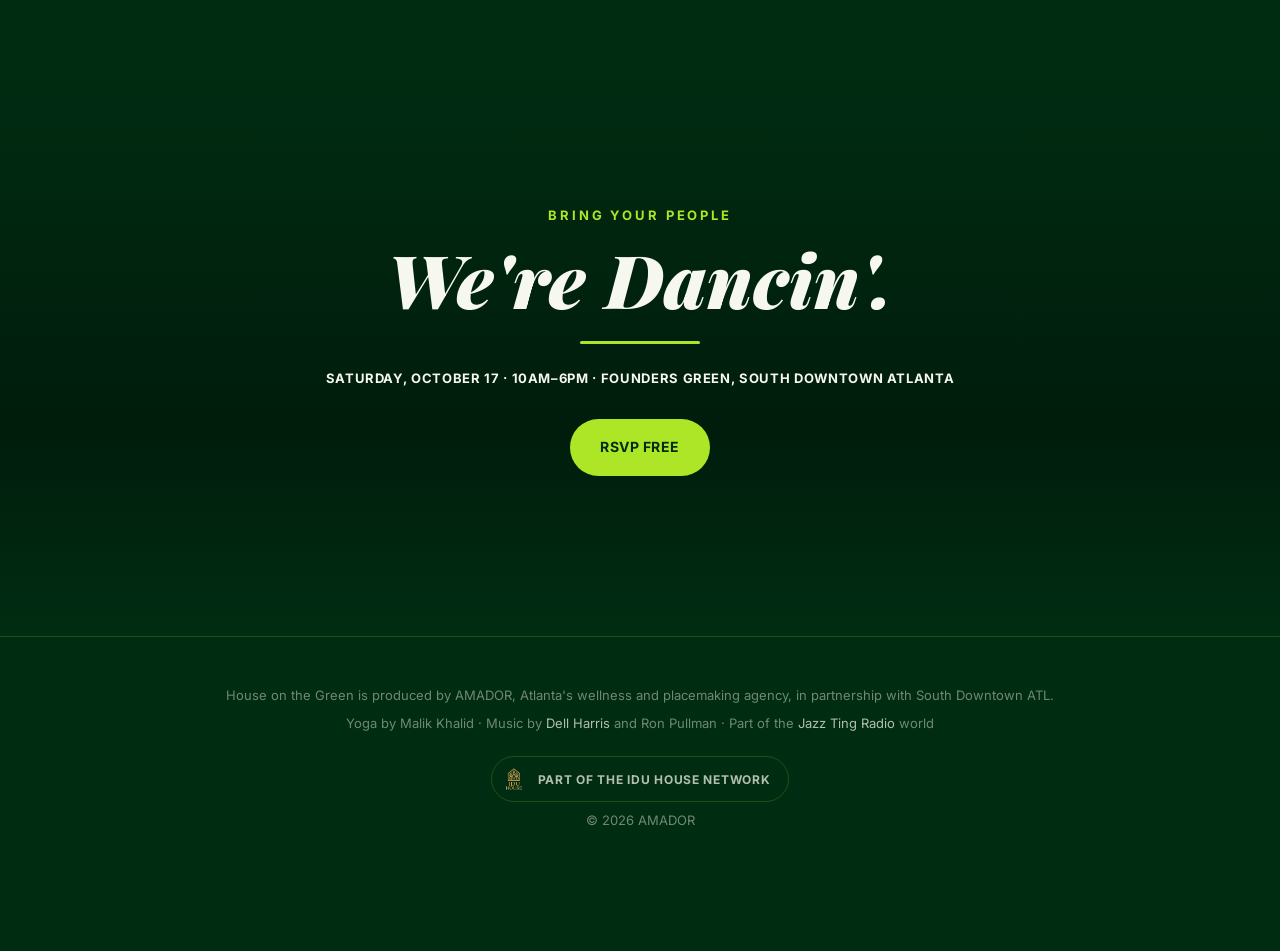
<file: amadorlife/index.html>
<!DOCTYPE html>
<html lang="en">
<head>
  <meta charset="UTF-8">
  <meta name="viewport" content="width=device-width, initial-scale=1.0">
  <title>House on the Green — AMADOR · Oct 17 · Founders Green, Atlanta</title>
  <meta name="description" content="AMADOR brings yoga, house music, and community to Founders Green for an all-day celebration in South Downtown Atlanta. Free. Saturday, October 17. Yoga at 10AM, Downtown Dancin' with Dell Harris and Ron Pullman all day.">
  <meta name="keywords" content="House on the Green, AMADOR yoga, Founders Green Atlanta, South Downtown Atlanta, Downtown Dancin, Dell Harris, Ron Pullman, house music Atlanta, free yoga Atlanta">
  <meta name="author" content="AMADOR">
  <meta name="robots" content="index, follow">

  <meta property="og:type" content="website">
  <meta property="og:title" content="House on the Green — AMADOR · Oct 17 · Founders Green, Atlanta">
  <meta property="og:description" content="Yoga, house music, and community on the lawn. Free. Saturday, October 17 · 10AM–6PM · Founders Green, South Downtown Atlanta.">
  <meta property="og:image" content="assets/flier.jpg">
  <meta property="og:url" content="https://radio.dellharris.com/amadorlife/">
  <meta property="og:site_name" content="House on the Green">

  <meta name="twitter:card" content="summary_large_image">
  <meta name="twitter:title" content="House on the Green — AMADOR · Oct 17 · Founders Green, Atlanta">
  <meta name="twitter:description" content="Yoga, house music, and community on the lawn. Free. Saturday, October 17 · Founders Green, South Downtown Atlanta.">
  <meta name="twitter:image" content="assets/flier.jpg">

  <link rel="preconnect" href="https://fonts.googleapis.com">
  <link href="https://fonts.googleapis.com/css2?family=Playfair+Display:ital,wght@0,500;0,700;0,900;1,500;1,700;1,900&family=Inter:wght@400;500;600;700;800&display=swap" rel="stylesheet">
  <link rel="stylesheet" href="style.css">
  <link rel="icon" href="data:image/svg+xml,<svg xmlns='http://www.w3.org/2000/svg' viewBox='0 0 100 100'><rect width='100' height='100' fill='%23003e17'/><text x='50' y='68' font-family='Georgia,serif' font-weight='900' font-style='italic' font-size='54' fill='%23ade627' text-anchor='middle'>H</text></svg>">
</head>
<body>

<nav class="nav">
  <div class="nav-brand">AMADOR <span>×</span> House on the Green</div>
  <button class="nav-toggle" id="navToggle" aria-label="Toggle menu">&#9776;</button>
  <div class="nav-links" id="navLinks">
    <div class="nav-links-inner">
      <a href="#schedule">Schedule</a>
      <a href="#lineup">Lineup</a>
      <a href="#watch">Watch</a>
      <a href="#gallery">Gallery</a>
      <a href="#chip-in">Chip In</a>
      <a href="#vendors">Vendors</a>
      <a href="https://www.eventbrite.com/e/house-on-the-green-tickets-2001986492491" target="_blank" rel="noopener" class="btn btn-lime">RSVP Free</a>
    </div>
  </div>
</nav>

<!-- ── Hero ─────────────────────────────────────────────────── -->
<section class="hero">
  <div class="hero-copy">
    <div class="eyebrow hero-presents">Amador Presents · Founders Green</div>
    <h1>HOUSE<span class="thin">on the Green</span></h1>
    <div class="hero-sub">Downtown Dancin'<em>A house music experience</em></div>

    <div class="hero-meta">
      <div>
        <div class="label">When</div>
        <div class="value">Sat, Oct 17 · 10AM–6PM</div>
      </div>
      <div>
        <div class="label">Where</div>
        <div class="value">Founders Green, ATL</div>
      </div>
      <div>
        <div class="label">Music By</div>
        <div class="value">Dell Harris + Ron Pullman</div>
      </div>
    </div>

    <div class="hero-cta">
      <a href="https://www.eventbrite.com/e/house-on-the-green-tickets-2001986492491" target="_blank" rel="noopener" class="btn btn-lime">RSVP Free on Eventbrite</a>
      <a href="#chip-in" class="btn btn-outline">Chip In</a>
      <a href="#vendors" class="btn btn-outline">Set Up a Table</a>
    </div>

    <p class="sticky-cta-inline" style="margin-top:22px;font-size:13px;color:var(--cream-faint);">It's free. Bring your people. We're dancin'.</p>
  </div>

  <div class="hero-art">
    <img src="assets/flier.jpg" alt="House on the Green flier — Amador Presents Founders Green, Saturday October 17, 10AM-6PM, music by Ron Pullman and Dell Harris, free">
    <div class="free-burst">
      <svg viewBox="0 0 100 100"><polygon points="50,2 58,30 85,15 65,40 98,45 65,55 85,85 58,65 50,98 42,65 15,85 35,55 2,45 35,40 15,15 42,30" fill="none" stroke="#ade627" stroke-width="3" stroke-linejoin="round"/></svg>
      <span>FREE</span>
    </div>
  </div>
</section>

<!-- ── The Day ──────────────────────────────────────────────── -->
<section id="schedule">
  <div class="section-head">
    <div class="eyebrow">The Day</div>
    <h2>Move, dance, connect — or just hang out.</h2>
    <p>AMADOR, Atlanta's wellness and placemaking agency, brings movement, music, and community together for a feel-good fall day in South Downtown's Founders Green. Start the morning with yoga, then stay as we turn up the music for an open-air house music experience. Founders Green offers a beautiful lawn with plenty of seating and umbrellas throughout the space, plus an onsite cash bar and free two-hour parking.</p>
  </div>
  <div class="timeline">
    <div class="timeline-item">
      <div class="time">10–11 AM</div>
      <div>
        <h3>Yoga on the Green</h3>
        <p>AMADOR's free Saturday morning yoga session with founder Malik Khalid — the season closer. All levels welcome, bring a mat and settle into the lawn.</p>
      </div>
    </div>
    <div class="timeline-item">
      <div class="time">11 AM–2 PM</div>
      <div>
        <h3>Downtown Dancin' — Dell Harris</h3>
        <p>Dell Harris opens up Downtown Dancin' with soulful house, turning the Green into a dance floor fresh off his new release.</p>
      </div>
    </div>
    <div class="timeline-item">
      <div class="time">2–6 PM</div>
      <div>
        <h3>Downtown Dancin' — Ron Pullman</h3>
        <p>Ron Pullman closes out the season, carrying Downtown Dancin' into the evening with house music all the way to 6PM.</p>
      </div>
    </div>
    <div class="timeline-item">
      <div class="time">All Day</div>
      <div>
        <h3>The Lawn Is Open</h3>
        <p>Blankets, seating, and umbrellas across Founders Green, an onsite cash bar, and free two-hour parking in the heart of Downtown Atlanta.</p>
      </div>
    </div>
  </div>
</section>

<!-- ── Lineup ───────────────────────────────────────────────── -->
<section id="lineup">
  <div class="section-head">
    <div class="eyebrow">Lineup</div>
    <h2>Who's On the Green</h2>
  </div>
  <div class="lineup-grid">
    <div class="dj-card">
      <img class="dj-flyer" src="assets/malik-flyer.jpg" alt="Yoga on the Green with Malik Khalid, 10AM-11AM, Oct 17 at Founders Green">
      <div class="eyebrow">10–11 AM · Yoga</div>
      <h3>Malik Khalid</h3>
      <p>Founder of AMADOR and the yoga instructor leading Yoga on the Green — the free Saturday practice that's closing out its season on the lawn.</p>
    </div>
    <div class="dj-card">
      <img class="dj-flyer" src="assets/dell-flyer.jpg" alt="Downtown Dancin' with Dell Harris, 11AM-2PM, Oct 17 at Founders Green">
      <div class="eyebrow">11 AM–2 PM · On the Decks</div>
      <h3>Dell Harris</h3>
      <p>Jazz Ting Radio founder and Atlanta DJ/producer, spinning soulful house for Downtown Dancin'. Fresh off the new release below — press play.</p>
      <div class="sc-embed">
        <iframe width="100%" height="166" scrolling="no" frameborder="no" allow="autoplay"
          src="https://w.soundcloud.com/player/?url=https%3A//soundcloud.com/dellharris/smooth-jazz-criminal-riddim&color=%23ade627&auto_play=false&hide_related=true&show_comments=false&show_user=true&show_reposts=false&show_teaser=false&visual=false"
          title="Smooth Jazz Criminal Riddim by Dell Harris on SoundCloud"></iframe>
      </div>
    </div>
    <div class="dj-card">
      <img class="dj-flyer" src="assets/ron-flyer.jpg" alt="Downtown Dancin' with Ron Pullman, 2PM-6PM, Oct 17 at Founders Green">
      <div class="eyebrow">2–6 PM · On the Decks</div>
      <h3>Ron Pullman</h3>
      <p>Closing out Downtown Dancin' alongside Dell Harris, bringing house music and energy to Founders Green into the evening.</p>
    </div>
  </div>
</section>

<!-- ── Watch ────────────────────────────────────────────────── -->
<section id="watch">
  <div class="section-head">
    <div class="eyebrow">Get a Feel For It</div>
    <h2>Welcome to House on the Green</h2>
    <p>Yoga in the morning, house music all day — here's a taste of both sides of Founders Green.</p>
  </div>
  <div class="video-row">
    <div class="video-card">
      <div class="video-wrap">
        <video id="promoVideo" src="assets/promo-dj.mp4" poster="assets/promo-dj-poster.jpg" playsinline muted loop autoplay></video>
        <button class="video-sound-btn" id="soundToggleDj">&#128264; Sound On</button>
      </div>
      <div class="video-caption">Downtown Dancin' — Dell Harris</div>
    </div>
    <div class="video-card">
      <div class="video-wrap">
        <video id="yogaVideo" src="assets/yoga.mp4" poster="assets/yoga-poster.jpg" playsinline muted loop autoplay></video>
        <button class="video-sound-btn" id="soundToggleYoga">&#128264; Sound On</button>
      </div>
      <div class="video-caption">Yoga on the Green — Amador</div>
    </div>
  </div>
</section>

<!-- ── Gallery ──────────────────────────────────────────────── -->
<section id="gallery">
  <div class="section-head">
    <div class="eyebrow">The Yoga Side</div>
    <h2>Yoga on the Green</h2>
    <p>AMADOR's free Saturday morning practice — sound bowls, sunrise stretches, and a crowd that shows up every week.</p>
  </div>
  <div class="gallery-grid">
    <a class="gallery-hero" href="assets/gallery/tree-pose-stage.jpg" target="_blank" rel="noopener">
      <img src="assets/gallery/tree-pose-stage.jpg" alt="Group tree pose on the Founders Green stage under the Yoga on the Green sign">
    </a>
    <a class="gallery-item" href="assets/gallery/triangle-stage.jpg" target="_blank" rel="noopener">
      <img src="assets/gallery/triangle-stage.jpg" alt="Group extended triangle pose on stage with sound bowls at Founders Green">
    </a>
    <a class="gallery-item" href="assets/gallery/extended-hand-mural.jpg" target="_blank" rel="noopener">
      <img src="assets/gallery/extended-hand-mural.jpg" alt="Two yogis in extended hand-to-toe pose in front of a colorful mural">
    </a>
    <a class="gallery-item" href="assets/gallery/warrior-solo.jpg" target="_blank" rel="noopener">
      <img src="assets/gallery/warrior-solo.jpg" alt="Yogi in warrior II pose on the lawn with the Downtown Atlanta skyline behind">
    </a>
    <a class="gallery-item" href="assets/gallery/extended-hand-duo.jpg" target="_blank" rel="noopener">
      <img src="assets/gallery/extended-hand-duo.jpg" alt="Two yogis in extended hand-to-toe pose on the lawn at Founders Green">
    </a>
    <a class="gallery-item" href="assets/gallery/breathe-downtown.jpg" target="_blank" rel="noopener">
      <img src="assets/gallery/breathe-downtown.jpg" alt="Breathe, you're downtown — parent and child in yoga pose, Amador and South Downtown Atlanta branding">
    </a>
  </div>
</section>

<!-- ── Chip In ──────────────────────────────────────────────── -->
<section id="chip-in">
  <div class="chip-in">
    <div>
      <div class="eyebrow">It's Free. It's Not Free to Produce.</div>
      <h2>Chip in to keep the Green moving.</h2>
      <p>House on the Green is a free, open event for the whole community — no ticket required to attend. If you can, chip in to help cover sound, staging, and artist fees so AMADOR can keep bringing yoga and house music to Founders Green. Every bit helps us close out the season strong and plan the next one.</p>
    </div>
    <div class="chip-in-cta">
      <a href="https://partiful.com/e/YIl8KrPdTn9jJO4qkMFW" id="chipInLink" class="btn btn-lime" target="_blank" rel="noopener" style="justify-content:center;">Chip In</a>
      <div class="note">Chip in through the event invite on Partiful</div>
    </div>
  </div>
</section>

<!-- ── Vendors ──────────────────────────────────────────────── -->
<section id="vendors">
  <div class="vendors">
    <div>
      <div class="eyebrow">Vendors</div>
      <h2>Set up a table on the Green.</h2>
      <p style="color:var(--cream-dim);margin-top:14px;">House on the Green draws an all-day crowd of yoga, house music, and community lovers across South Downtown Atlanta. We're inviting vendors to set up on the lawn alongside us.</p>
      <ul>
        <li>Food, drink, and local makers</li>
        <li>Wellness, movement, and lifestyle brands</li>
        <li>Community and culture organizations</li>
      </ul>
    </div>
    <div class="vendor-card">
      <span class="eyebrow">Vendor Application</span>
      <h3 style="font-size:24px;margin-bottom:14px;">Claim your spot</h3>
      <p style="color:var(--cream-dim);font-size:14px;margin-bottom:22px;">Tell us about your business and we'll follow up with table details and pricing.</p>
      <a href="https://docs.google.com/forms/d/e/1FAIpQLScuruZ3Tz8DYLjNXyNQt1GiRHUH9dwShOVNGTGPas2f1pNzTQ/viewform" target="_blank" rel="noopener" class="btn btn-lime" style="width:100%;justify-content:center;">Apply to Vend</a>
    </div>
  </div>
</section>

<!-- ── World / Linktree ─────────────────────────────────────── -->
<section class="world">
  <div class="eyebrow">Stay in the World</div>
  <h2 style="margin-top:10px;font-size:clamp(1.8rem,3.4vw,2.6rem);">More from AMADOR</h2>
  <p style="color:var(--cream-dim);margin-top:12px;max-width:520px;margin-left:auto;margin-right:auto;">Free Saturday yoga, wellness programming, and everything else AMADOR brings to Atlanta — all in one place.</p>
  <a href="https://linktr.ee/Amadoryoga_" target="_blank" rel="noopener" class="btn btn-outline">Visit the Amador Linktree</a>
  <div class="partner-row">
    <span>Amador</span>
    <span>South Downtown ATL</span>
    <span>Founders Green</span>
  </div>
</section>

<!-- ── Closer ───────────────────────────────────────────────── -->
<section class="closer">
  <div class="closer-overlay"></div>
  <div class="closer-content">
    <div class="eyebrow">Bring Your People</div>
    <h2>We're Dancin'.</h2>
    <div class="closer-line"></div>
    <p>Saturday, October 17 · 10AM–6PM · Founders Green, South Downtown Atlanta</p>
    <a href="https://www.eventbrite.com/e/house-on-the-green-tickets-2001986492491" target="_blank" rel="noopener" class="btn btn-lime">RSVP Free</a>
  </div>
</section>

<footer>
  <p>House on the Green is produced by AMADOR, Atlanta's wellness and placemaking agency, in partnership with South Downtown ATL.</p>
  <p>Yoga by Malik Khalid · Music by <a href="https://soundcloud.com/dellharris" target="_blank" rel="noopener">Dell Harris</a> and Ron Pullman · Part of the <a href="/">Jazz Ting Radio</a> world</p>
  <a class="footer-network" href="https://iduhouse.com" target="_blank" rel="noopener">
    <img src="assets/idu-house-logo.png" alt="IDU House">
    <span>Part of the IDU House network</span>
  </a>
  <p>&copy; 2026 AMADOR</p>
</footer>

<div class="sticky-cta" id="stickyCta">
  <div class="countdown" id="countdown">Saturday, Oct 17 · Founders Green</div>
  <a href="https://www.eventbrite.com/e/house-on-the-green-tickets-2001986492491" target="_blank" rel="noopener" class="btn btn-lime">RSVP Free</a>
</div>

<script src="app.js"></script>
</body>
</html>
</file>
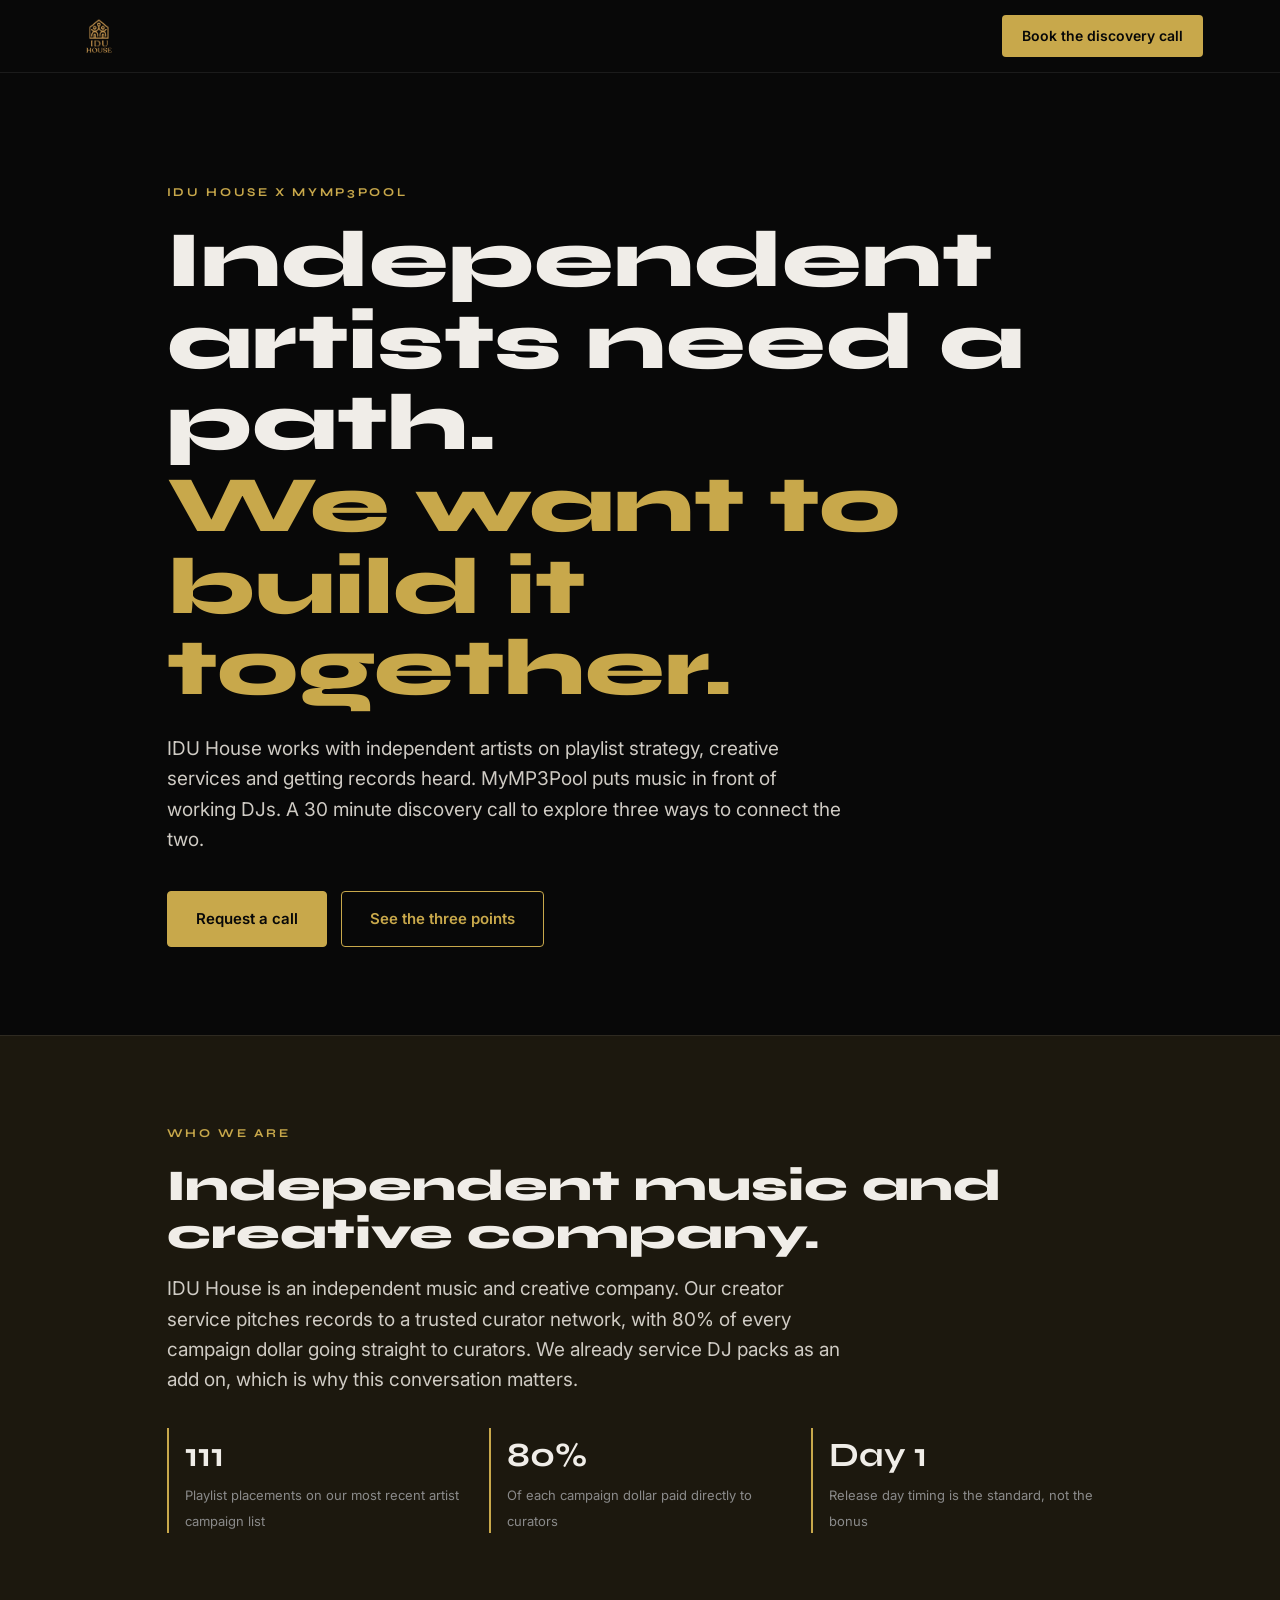
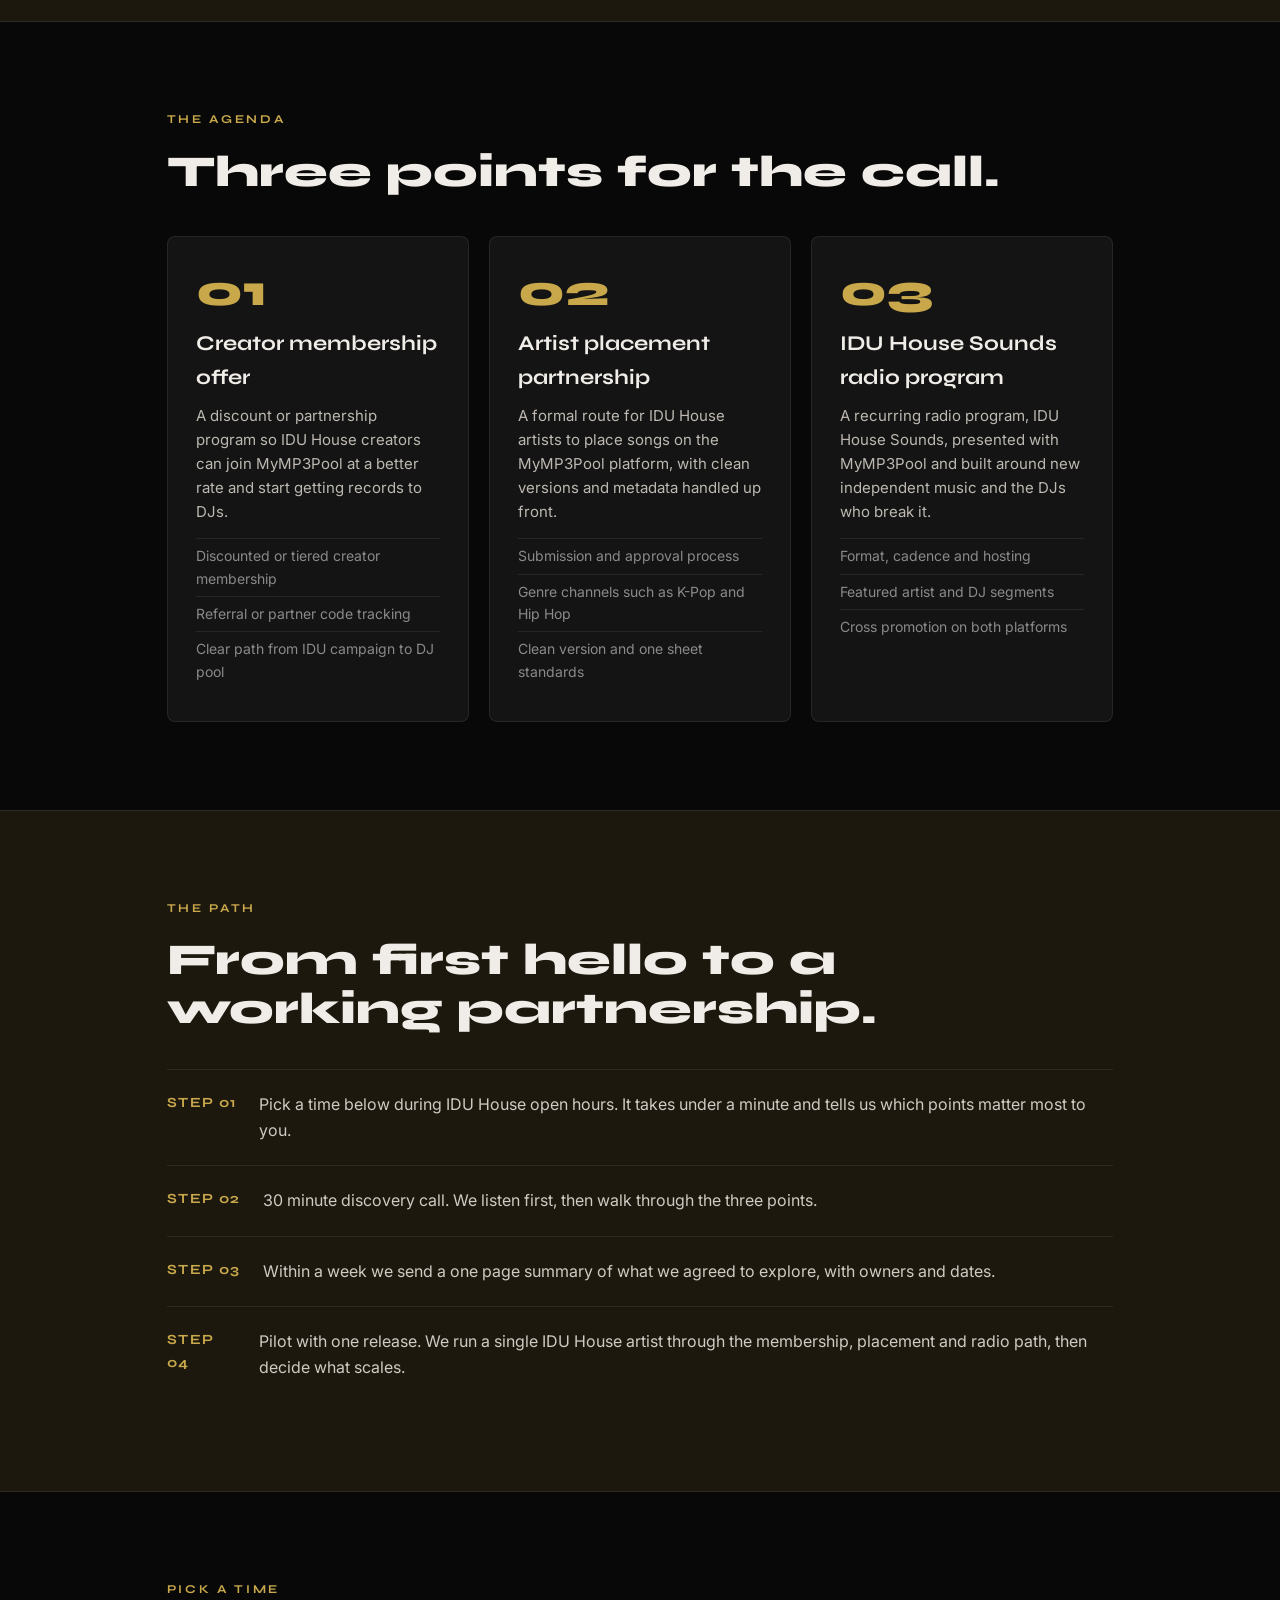
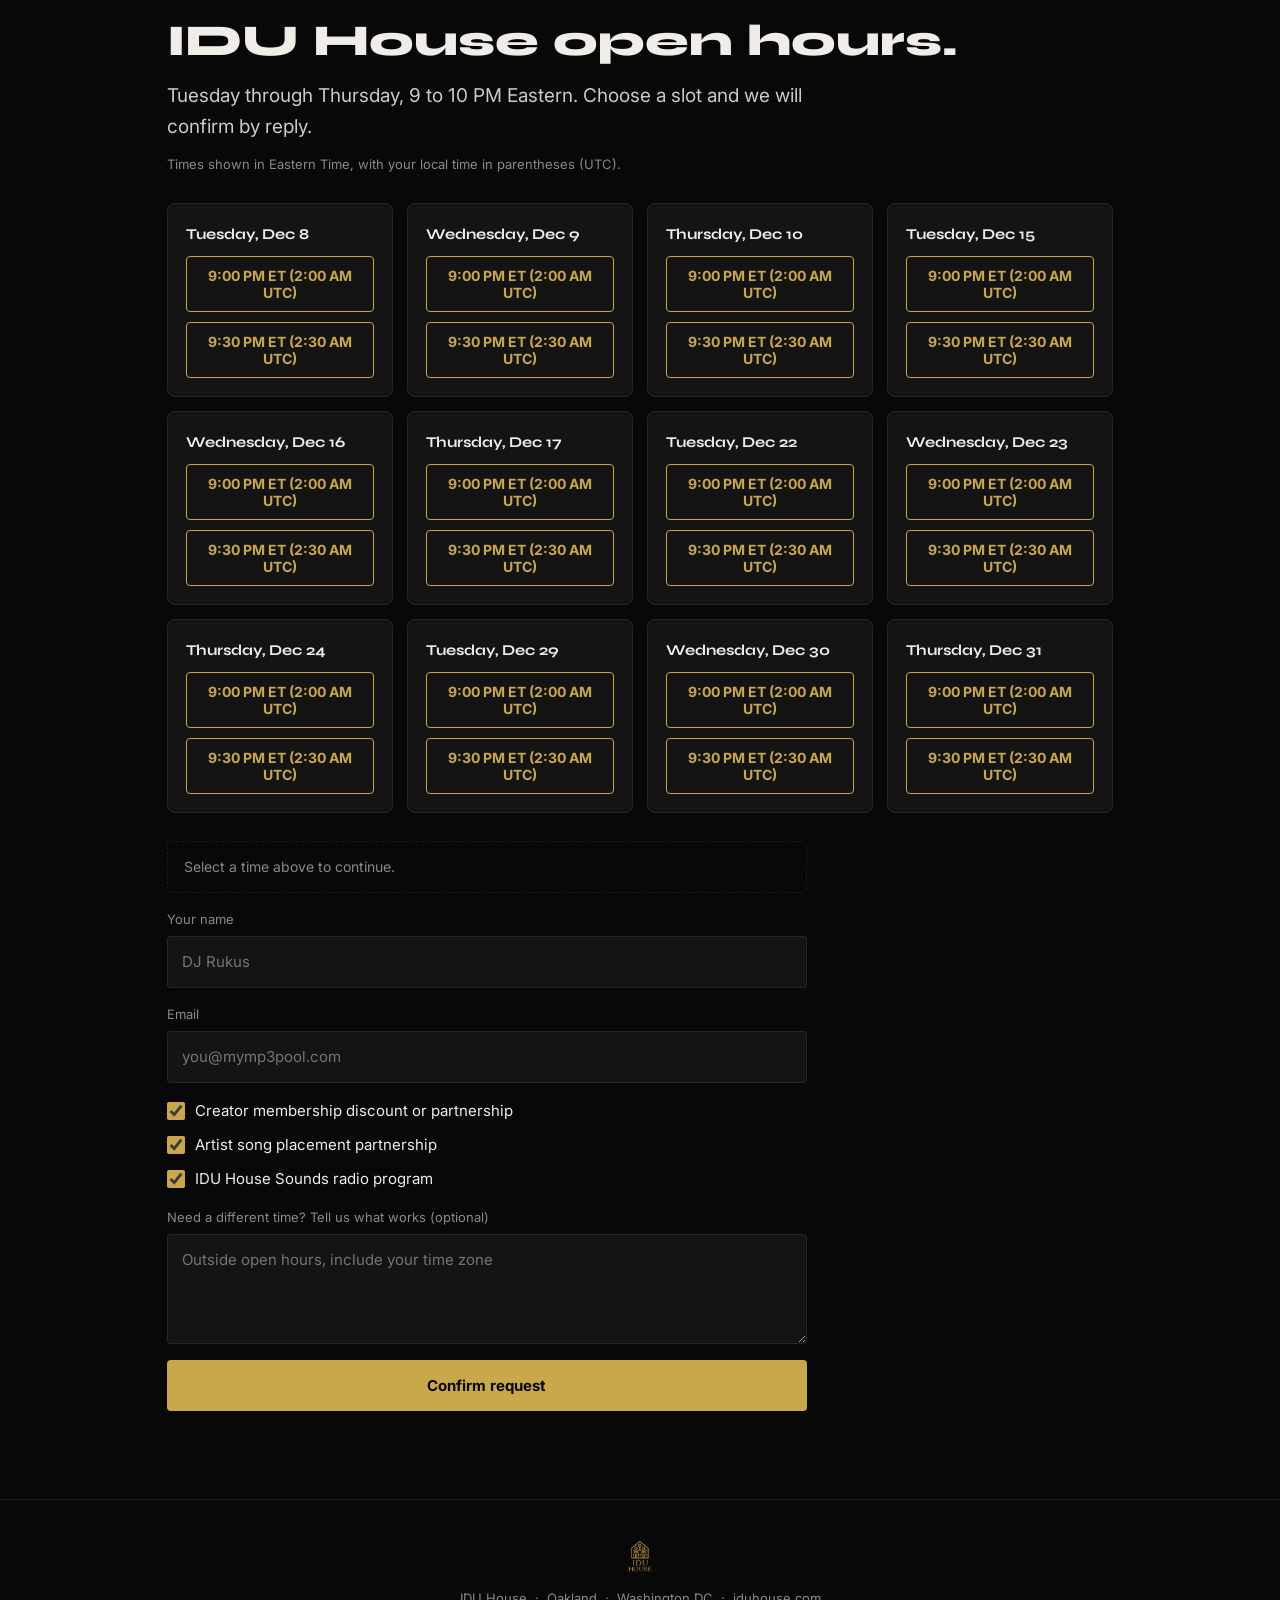
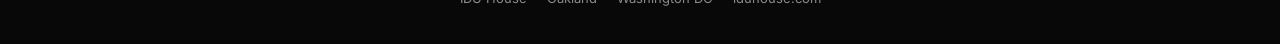
<file: calendar/index.html>
<!DOCTYPE html>
<html lang="en">
<head>
  <meta charset="UTF-8">
  <meta name="viewport" content="width=device-width, initial-scale=1.0">
  <title>IDU House x MyMP3Pool | Partnership Discovery Call</title>
  <link rel="preconnect" href="https://fonts.googleapis.com">
  <link href="https://fonts.googleapis.com/css2?family=Syne:wght@400;600;700;800&family=Inter:wght@300;400;500;600&display=swap" rel="stylesheet">
  <style>
    :root {
      --black: #080808;
      --white: #F0EDE8;
      --gold: #C8A84B;
      --gold-dim: rgba(200,168,75,0.10);
      --mid: #141414;
      --border: rgba(255,255,255,0.08);
      --muted: #8a8a8a;
    }
    * { box-sizing: border-box; margin: 0; padding: 0; }
    html { scroll-behavior: smooth; }
    body { background: var(--black); color: var(--white); font-family: 'Inter', -apple-system, sans-serif; line-height: 1.6; }
    h1, h2, h3, .label { font-family: 'Syne', sans-serif; }
    nav { position: sticky; top: 0; z-index: 10; background: var(--black); border-bottom: 1px solid var(--border); display: flex; align-items: center; justify-content: space-between; padding: 14px 6vw; }
    nav img { height: 44px; width: auto; opacity: 0.9; }
    nav a.cta { color: var(--black); background: var(--gold); padding: 10px 20px; border-radius: 4px; font-weight: 600; font-size: 14px; text-decoration: none; }
    section { padding: 88px 6vw; max-width: 1100px; margin: 0 auto; }
    .label { color: var(--gold); font-size: 12px; letter-spacing: 0.22em; text-transform: uppercase; font-weight: 700; margin-bottom: 18px; }
    h1 { font-size: clamp(40px, 7vw, 80px); line-height: 1.02; font-weight: 800; margin-bottom: 24px; }
    h1 span { color: var(--gold); }
    h2 { font-size: clamp(28px, 4vw, 44px); font-weight: 800; margin-bottom: 16px; line-height: 1.1; }
    p.lead { font-size: 19px; color: #cfcbc4; max-width: 680px; }
    .hero { padding-top: 110px; }
    .hero .btns { margin-top: 36px; display: flex; gap: 14px; flex-wrap: wrap; }
    .btn { display: inline-block; padding: 15px 28px; border-radius: 4px; font-weight: 600; text-decoration: none; font-size: 15px; border: 1px solid var(--gold); }
    .btn.primary { background: var(--gold); color: var(--black); }
    .btn.ghost { color: var(--gold); }
    .grid { display: grid; grid-template-columns: repeat(auto-fit, minmax(290px, 1fr)); gap: 20px; margin-top: 40px; }
    .card { background: var(--mid); border: 1px solid var(--border); border-radius: 8px; padding: 32px 28px; }
    .card .num { font-family: 'Syne', sans-serif; font-size: 44px; font-weight: 800; color: var(--gold); line-height: 1; margin-bottom: 14px; }
    .card h3 { font-size: 21px; margin-bottom: 10px; }
    .card p { color: #bdb9b2; font-size: 15px; margin-bottom: 14px; }
    .card ul { list-style: none; }
    .card li { font-size: 14px; color: var(--muted); padding: 6px 0; border-top: 1px solid var(--border); }
    .steps { margin-top: 36px; display: grid; gap: 0; }
    .step { display: flex; gap: 22px; padding: 22px 0; border-top: 1px solid var(--border); }
    .step b { font-family: 'Syne', sans-serif; color: var(--gold); min-width: 70px; font-size: 14px; letter-spacing: 0.1em; }
    .step span { color: #cfcbc4; }
    .band { background: var(--gold-dim); border-top: 1px solid var(--border); border-bottom: 1px solid var(--border); }
    .proof { display: grid; grid-template-columns: repeat(auto-fit, minmax(180px, 1fr)); gap: 20px; margin-top: 32px; }
    .proof div { border-left: 2px solid var(--gold); padding-left: 16px; }
    .proof strong { display: block; font-family: 'Syne', sans-serif; font-size: 34px; }
    .proof small { color: var(--muted); font-size: 13px; }
    form { margin-top: 36px; display: grid; gap: 16px; max-width: 640px; }
    label { font-size: 13px; color: var(--muted); display: grid; gap: 6px; }
    input, textarea, select { background: var(--mid); border: 1px solid var(--border); color: var(--white); padding: 13px 14px; border-radius: 4px; font: inherit; font-size: 15px; }
    textarea { min-height: 110px; resize: vertical; }
    .checks { display: grid; gap: 10px; }
    .checks label { display: flex; align-items: center; gap: 10px; color: var(--white); font-size: 15px; }
    .checks input { width: 18px; height: 18px; accent-color: var(--gold); }
    button { background: var(--gold); color: var(--black); border: 0; padding: 16px 28px; border-radius: 4px; font-weight: 700; font-size: 15px; cursor: pointer; font-family: 'Inter', sans-serif; }
    .note { font-size: 13px; color: var(--muted); margin-top: 6px; }

    .note#tzNote { margin: 12px 0 0; }
    .days { margin-top: 28px; display: grid; grid-template-columns: repeat(auto-fill, minmax(220px, 1fr)); gap: 14px; }
    .day { background: var(--mid); border: 1px solid var(--border); border-radius: 8px; padding: 18px; display: grid; gap: 10px; }
    .day h4 { font-family: 'Syne', sans-serif; font-size: 15px; }
    .slot { background: transparent; color: var(--gold); border: 1px solid var(--gold); padding: 10px 12px; font-size: 14px; }
    .slot.on { background: var(--gold); color: var(--black); }
    .picked { padding: 14px 16px; border: 1px dashed var(--border); border-radius: 4px; color: var(--muted); font-size: 14px; }
    .picked.set { color: var(--white); border-color: var(--gold); }
    .done { margin-top: 36px; max-width: 640px; padding: 28px; background: var(--gold-dim); border: 1px solid var(--gold); border-radius: 8px; display: grid; gap: 12px; }
    .done .btn { justify-self: start; }
    form { margin-top: 28px; }
    footer { border-top: 1px solid var(--border); padding: 36px 6vw; text-align: center; color: var(--muted); font-size: 13px; }
    footer img { height: 40px; opacity: 0.75; display: block; margin: 0 auto 12px; }
  </style>
</head>
<body>

<nav>
  <img src="idu-house-nobg.png" alt="IDU House">
  <a class="cta" href="#call">Book the discovery call</a>
</nav>

<section class="hero">
  <div class="label">IDU House x MyMP3Pool</div>
  <h1>Independent artists need a path.<br><span>We want to build it together.</span></h1>
  <p class="lead">IDU House works with independent artists on playlist strategy, creative services and getting records heard. MyMP3Pool puts music in front of working DJs. A 30 minute discovery call to explore three ways to connect the two.</p>
  <div class="btns">
    <a class="btn primary" href="#call">Request a call</a>
    <a class="btn ghost" href="#points">See the three points</a>
  </div>
</section>

<div class="band">
  <section>
    <div class="label">Who we are</div>
    <h2>Independent music and creative company.</h2>
    <p class="lead">IDU House is an independent music and creative company. Our creator service pitches records to a trusted curator network, with 80% of every campaign dollar going straight to curators. We already service DJ packs as an add on, which is why this conversation matters.</p>
    <div class="proof">
      <div><strong>111</strong><small>Playlist placements on our most recent artist campaign list</small></div>
      <div><strong>80%</strong><small>Of each campaign dollar paid directly to curators</small></div>
      <div><strong>Day 1</strong><small>Release day timing is the standard, not the bonus</small></div>
    </div>
  </section>
</div>

<section id="points">
  <div class="label">The agenda</div>
  <h2>Three points for the call.</h2>
  <div class="grid">
    <div class="card">
      <div class="num">01</div>
      <h3>Creator membership offer</h3>
      <p>A discount or partnership program so IDU House creators can join MyMP3Pool at a better rate and start getting records to DJs.</p>
      <ul>
        <li>Discounted or tiered creator membership</li>
        <li>Referral or partner code tracking</li>
        <li>Clear path from IDU campaign to DJ pool</li>
      </ul>
    </div>
    <div class="card">
      <div class="num">02</div>
      <h3>Artist placement partnership</h3>
      <p>A formal route for IDU House artists to place songs on the MyMP3Pool platform, with clean versions and metadata handled up front.</p>
      <ul>
        <li>Submission and approval process</li>
        <li>Genre channels such as K-Pop and Hip Hop</li>
        <li>Clean version and one sheet standards</li>
      </ul>
    </div>
    <div class="card">
      <div class="num">03</div>
      <h3>IDU House Sounds radio program</h3>
      <p>A recurring radio program, IDU House Sounds, presented with MyMP3Pool and built around new independent music and the DJs who break it.</p>
      <ul>
        <li>Format, cadence and hosting</li>
        <li>Featured artist and DJ segments</li>
        <li>Cross promotion on both platforms</li>
      </ul>
    </div>
  </div>
</section>

<div class="band">
  <section>
    <div class="label">The path</div>
    <h2>From first hello to a working partnership.</h2>
    <div class="steps">
      <div class="step"><b>STEP 01</b><span>Pick a time below during IDU House open hours. It takes under a minute and tells us which points matter most to you.</span></div>
      <div class="step"><b>STEP 02</b><span>30 minute discovery call. We listen first, then walk through the three points.</span></div>
      <div class="step"><b>STEP 03</b><span>Within a week we send a one page summary of what we agreed to explore, with owners and dates.</span></div>
      <div class="step"><b>STEP 04</b><span>Pilot with one release. We run a single IDU House artist through the membership, placement and radio path, then decide what scales.</span></div>
    </div>
  </section>
</div>

<section id="call">
  <div class="label">Pick a time</div>
  <h2>IDU House open hours.</h2>
  <p class="lead">Tuesday through Thursday, 9 to 10 PM Eastern. Choose a slot and we will confirm by reply.</p>
  <p class="note" id="tzNote"></p>
  <div id="days" class="days"></div>
  <p class="note" id="noSlots" style="display:none">No open slots right now. Use the box below to suggest a time.</p>

  <form id="callForm">
    <div id="picked" class="picked">Select a time above to continue.</div>
    <label>Your name<input name="name" required placeholder="DJ Rukus"></label>
    <label>Email<input name="email" type="email" required placeholder="you@mymp3pool.com"></label>
    <div class="checks">
      <label><input type="checkbox" name="pt" value="Creator membership discount or partnership program" checked> Creator membership discount or partnership</label>
      <label><input type="checkbox" name="pt" value="Artist song placement partnership" checked> Artist song placement partnership</label>
      <label><input type="checkbox" name="pt" value="IDU House Sounds radio program" checked> IDU House Sounds radio program</label>
    </div>
    <label>Need a different time? Tell us what works (optional)<textarea name="times" placeholder="Outside open hours, include your time zone"></textarea></label>
    <button type="submit">Confirm request</button>
  </form>
  <div id="done" class="done" style="display:none"></div>
</section>

<footer>
  <img src="idu-house-nobg.png" alt="IDU House">
  IDU House &nbsp;·&nbsp; Oakland &nbsp;·&nbsp; Washington DC &nbsp;·&nbsp; iduhouse.com
</footer>

<script>
  const CONFIG = {
    endpoint: '',
    fallbackEmail: 'dell@iduhouse.com',
    weeks: 4,
    minLeadHours: 12,
    weekdays: [2, 3, 4],
    times: ['21:00', '21:30'],
    slotMinutes: 30
  };
  const TZ = 'America/New_York';
  let selected = null;
  let busy = [];

  function tzOffsetMs(date) {
    const p = Object.fromEntries(new Intl.DateTimeFormat('en-US', {
      timeZone: TZ, hourCycle: 'h23', year: 'numeric', month: '2-digit', day: '2-digit',
      hour: '2-digit', minute: '2-digit', second: '2-digit'
    }).formatToParts(date).map(x => [x.type, x.value]));
    const asUtc = Date.UTC(+p.year, +p.month - 1, +p.day, +p.hour, +p.minute, +p.second);
    return asUtc - Math.floor(date.getTime() / 1000) * 1000;
  }
  function nyToDate(y, m, d, hh, mm) {
    const guess = Date.UTC(y, m - 1, d, hh, mm);
    const first = guess - tzOffsetMs(new Date(guess));
    return new Date(guess - tzOffsetMs(new Date(first)));
  }
  const fmtDay = new Intl.DateTimeFormat('en-US', { timeZone: TZ, weekday: 'long', month: 'short', day: 'numeric' });
  const fmtET = new Intl.DateTimeFormat('en-US', { timeZone: TZ, hour: 'numeric', minute: '2-digit' });
  const fmtLocal = new Intl.DateTimeFormat('en-US', { hour: 'numeric', minute: '2-digit', timeZoneName: 'short' });
  const fmtFull = new Intl.DateTimeFormat('en-US', { timeZone: TZ, weekday: 'long', month: 'long', day: 'numeric', year: 'numeric', hour: 'numeric', minute: '2-digit', timeZoneName: 'short' });

  function isBusy(start) {
    const end = new Date(start.getTime() + CONFIG.slotMinutes * 60000);
    return busy.some(b => start < new Date(b.end) && end > new Date(b.start));
  }

  function buildSlots() {
    const now = new Date();
    const nowNY = Object.fromEntries(new Intl.DateTimeFormat('en-US', { timeZone: TZ, year: 'numeric', month: '2-digit', day: '2-digit' })
      .formatToParts(now).map(x => [x.type, x.value]));
    const out = [];
    for (let i = 0; i < CONFIG.weeks * 7; i++) {
      const civil = new Date(Date.UTC(+nowNY.year, +nowNY.month - 1, +nowNY.day + i));
      if (!CONFIG.weekdays.includes(civil.getUTCDay())) continue;
      const slots = CONFIG.times.map(t => {
        const [h, m] = t.split(':').map(Number);
        return nyToDate(civil.getUTCFullYear(), civil.getUTCMonth() + 1, civil.getUTCDate(), h, m);
      }).filter(s => s - now > CONFIG.minLeadHours * 3600000 && !isBusy(s));
      if (slots.length) out.push({ label: fmtDay.format(slots[0]), slots });
    }
    return out;
  }

  function render() {
    const wrap = document.getElementById('days');
    wrap.innerHTML = '';
    const days = buildSlots();
    document.getElementById('noSlots').style.display = days.length ? 'none' : 'block';
    const localTz = Intl.DateTimeFormat().resolvedOptions().timeZone;
    document.getElementById('tzNote').textContent = localTz === TZ
      ? 'All times are Eastern Time.'
      : 'Times shown in Eastern Time, with your local time in parentheses (' + localTz + ').';
    days.forEach(d => {
      const card = document.createElement('div');
      card.className = 'day';
      card.innerHTML = '<h4>' + d.label + '</h4>';
      d.slots.forEach(s => {
        const b = document.createElement('button');
        b.type = 'button';
        b.className = 'slot';
        const local = localTz === TZ ? '' : ' (' + fmtLocal.format(s) + ')';
        b.textContent = fmtET.format(s) + ' ET' + local;
        b.onclick = () => {
          selected = s;
          document.querySelectorAll('.slot').forEach(x => x.classList.remove('on'));
          b.classList.add('on');
          document.getElementById('picked').textContent = 'Selected: ' + fmtFull.format(s);
          document.getElementById('picked').classList.add('set');
        };
        card.appendChild(b);
      });
      wrap.appendChild(card);
    });
  }

  function icsFor(start, name) {
    const end = new Date(start.getTime() + CONFIG.slotMinutes * 60000);
    const z = d => d.toISOString().replace(/[-:]/g, '').replace(/\.\d{3}/, '');
    return ['BEGIN:VCALENDAR', 'VERSION:2.0', 'PRODID:-//IDU House//Discovery Call//EN', 'BEGIN:VEVENT',
      'UID:' + start.getTime() + '@iduhouse.com', 'DTSTAMP:' + z(new Date()),
      'DTSTART:' + z(start), 'DTEND:' + z(end),
      'SUMMARY:IDU House x MyMP3Pool Discovery Call', 'DESCRIPTION:Requested by ' + name + '. Pending confirmation.',
      'END:VEVENT', 'END:VCALENDAR'].join('\r\n');
  }

  document.getElementById('callForm').addEventListener('submit', async function (e) {
    e.preventDefault();
    const f = new FormData(this);
    if (!selected && !(f.get('times') || '').trim()) {
      document.getElementById('picked').textContent = 'Please select a time above or suggest one below.';
      document.getElementById('picked').classList.add('set');
      return;
    }
    const slotText = selected ? fmtFull.format(selected) : 'No slot selected';
    const points = f.getAll('pt').map((p, i) => (i + 1) + '. ' + p).join('\n');
    const payload = {
      name: f.get('name'), email: f.get('email'), slot: slotText,
      slot_iso: selected ? selected.toISOString() : '', topics: points,
      other_times: f.get('times') || '',
      _subject: 'Discovery call request: ' + f.get('name') + ' (' + slotText + ')'
    };
    let sent = false;
    if (CONFIG.endpoint) {
      try {
        const r = await fetch(CONFIG.endpoint, { method: 'POST', headers: { 'Content-Type': 'application/json', 'Accept': 'application/json' }, body: JSON.stringify(payload) });
        sent = r.ok;
      } catch (err) { sent = false; }
    }
    if (!sent) {
      const body = 'Hi IDU House team,\n\nDiscovery call request.\n\nName: ' + payload.name + '\nEmail: ' + payload.email +
        '\nRequested slot: ' + slotText + '\n\nTopics:\n' + points + '\n\nOther times:\n' + (payload.other_times || 'None') + '\n';
      window.location.href = 'mailto:' + CONFIG.fallbackEmail + '?subject=' + encodeURIComponent(payload._subject) + '&body=' + encodeURIComponent(body);
    }
    this.style.display = 'none';
    const done = document.getElementById('done');
    done.style.display = 'block';
    done.innerHTML = '<h3>Request received.</h3><p>' + slotText + '</p><p class="note">We will confirm by reply.</p>';
    if (selected) {
      const a = document.createElement('a');
      a.className = 'btn ghost';
      a.textContent = 'Add to my calendar';
      a.href = URL.createObjectURL(new Blob([icsFor(selected, payload.name)], { type: 'text/calendar' }));
      a.download = 'idu-house-discovery-call.ics';
      done.appendChild(a);
    }
  });

  fetch('busy.json', { cache: 'no-store' }).then(r => r.ok ? r.json() : { busy: [] })
    .then(j => { busy = j.busy || []; }).catch(() => {}).finally(render);
</script>
</body>
</html>
</file>
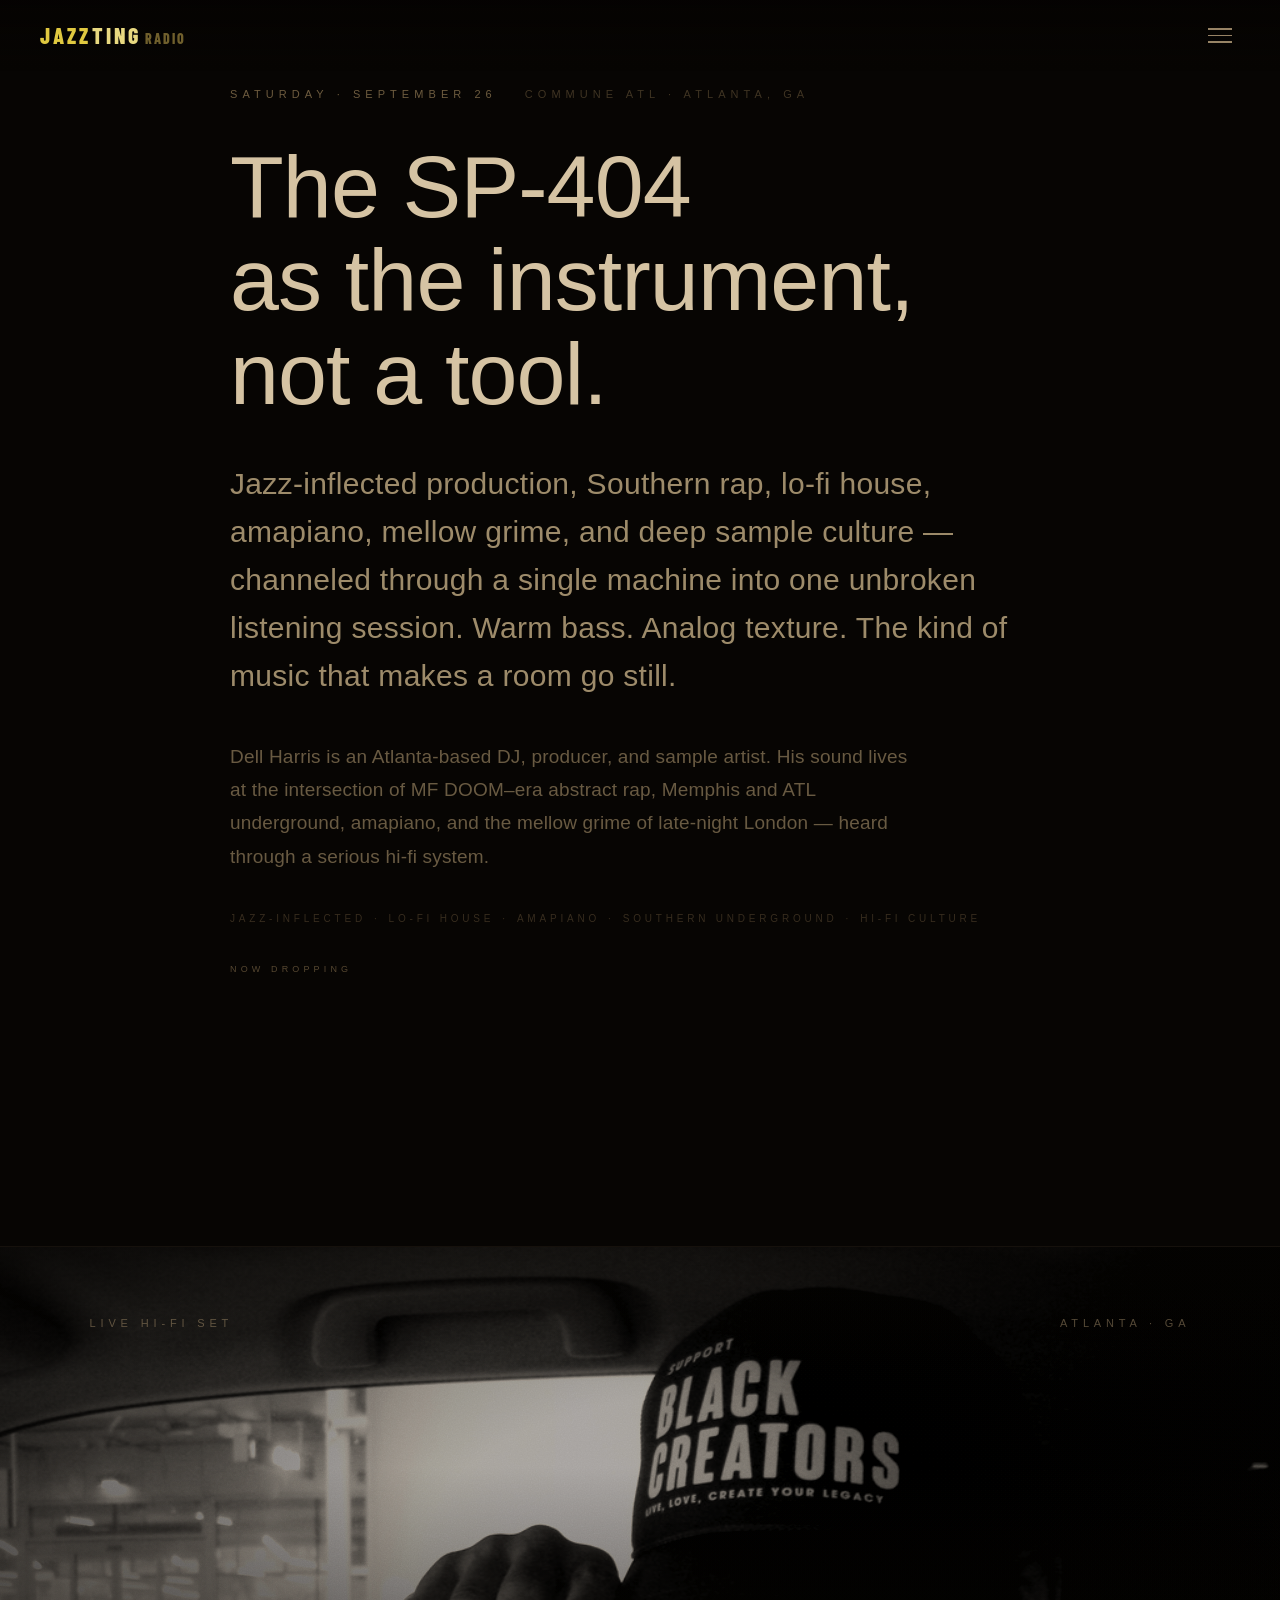
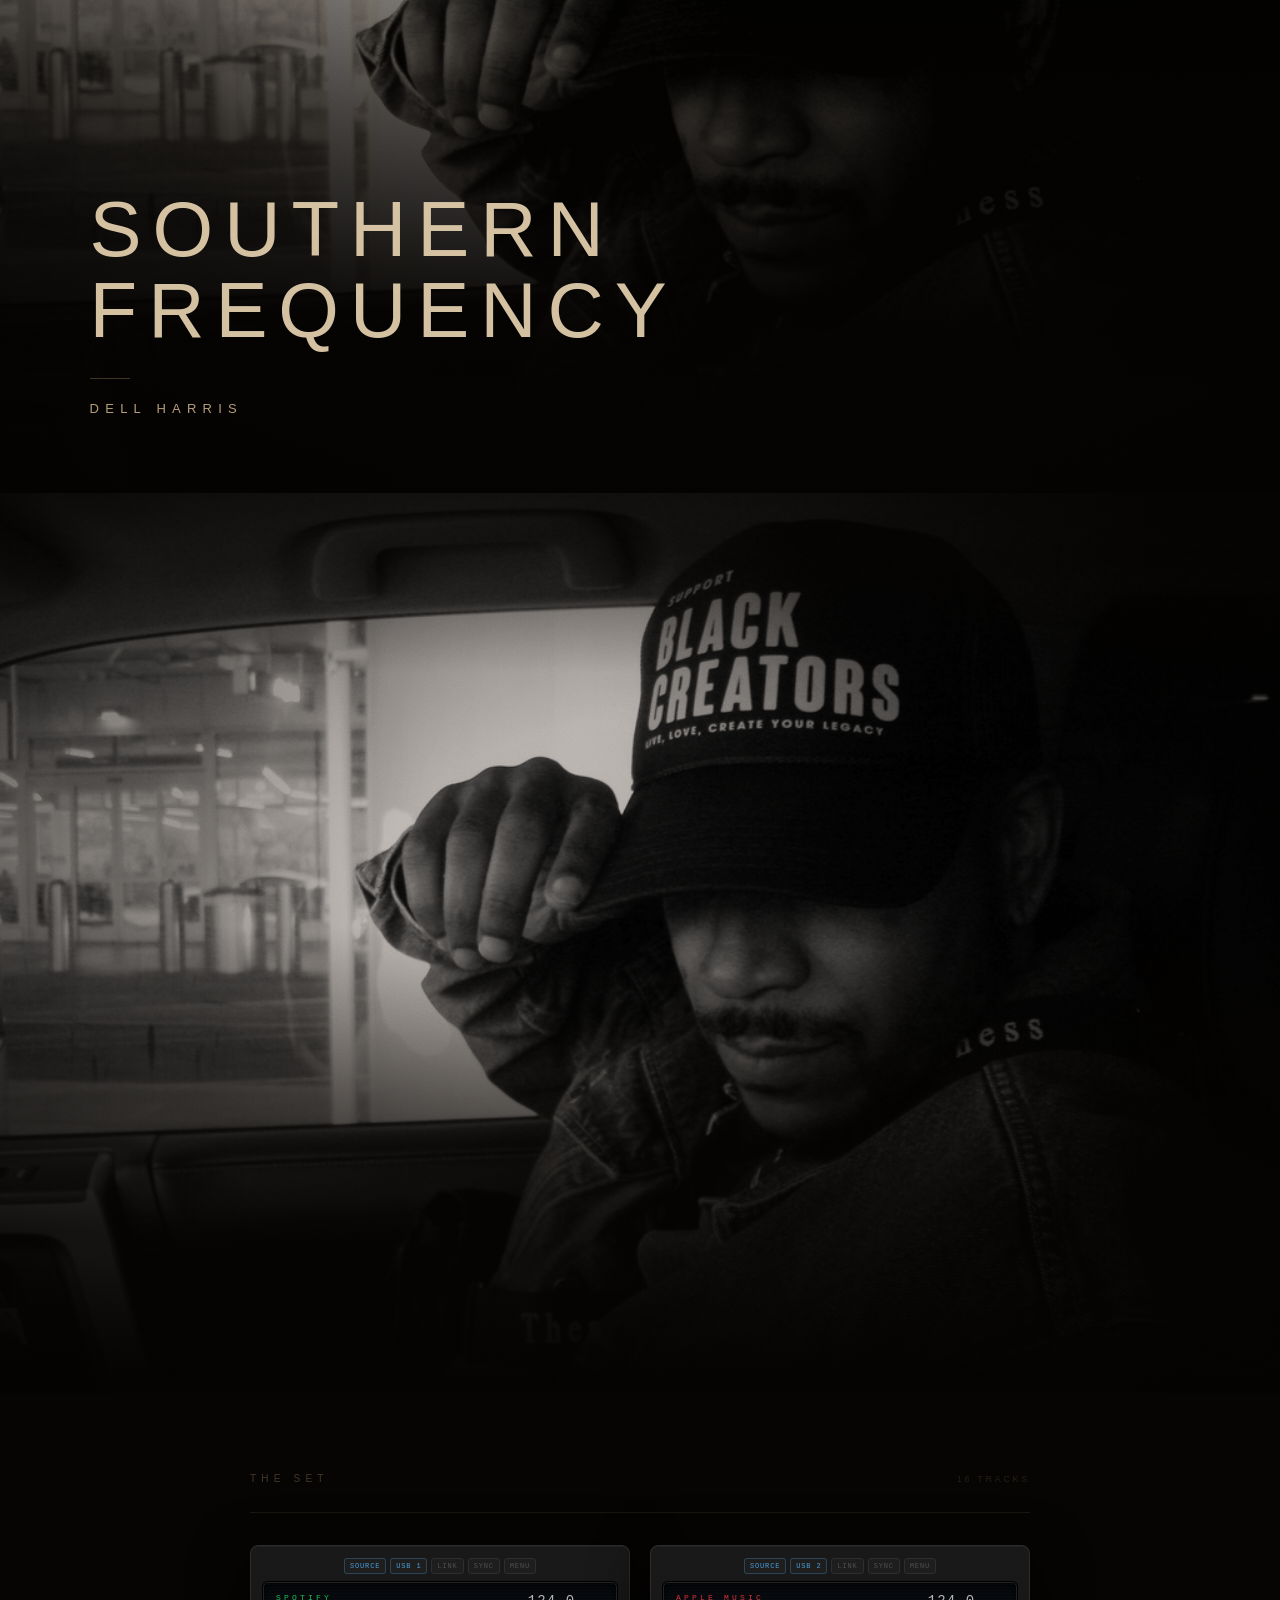
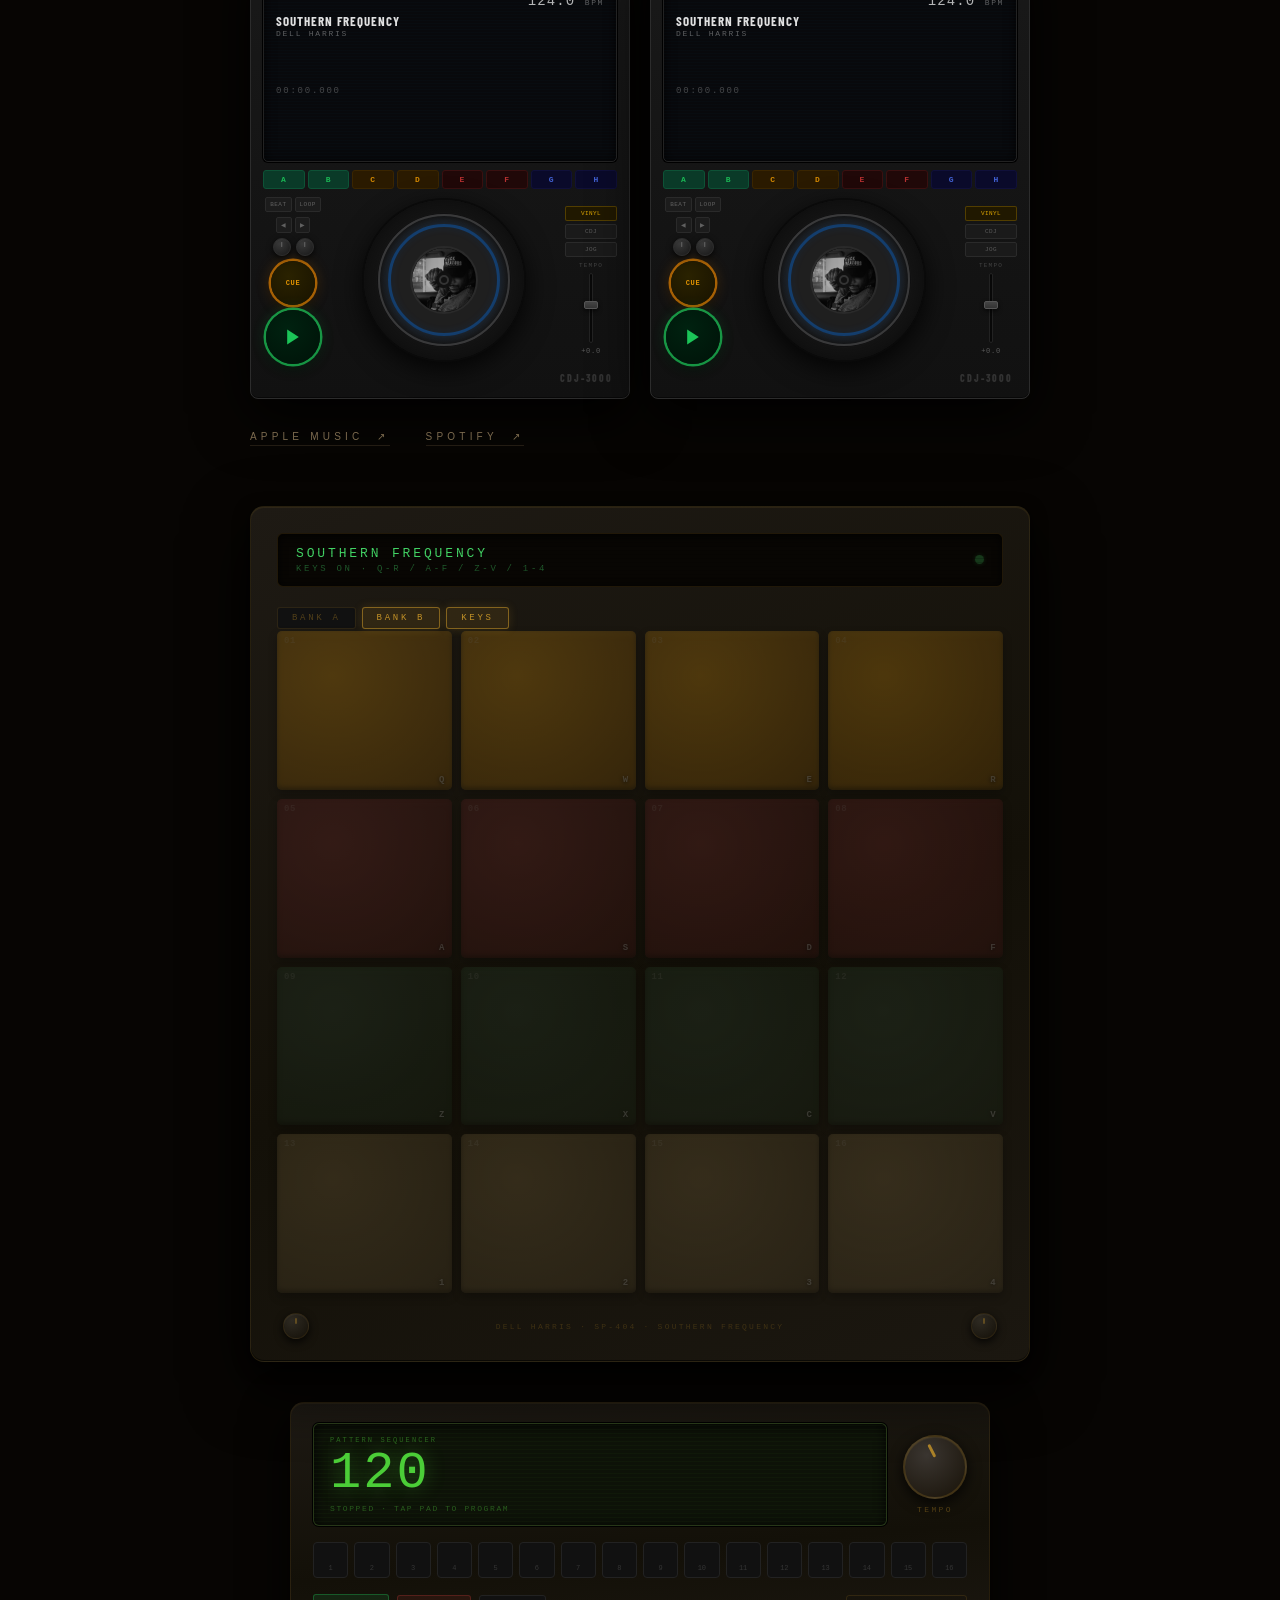
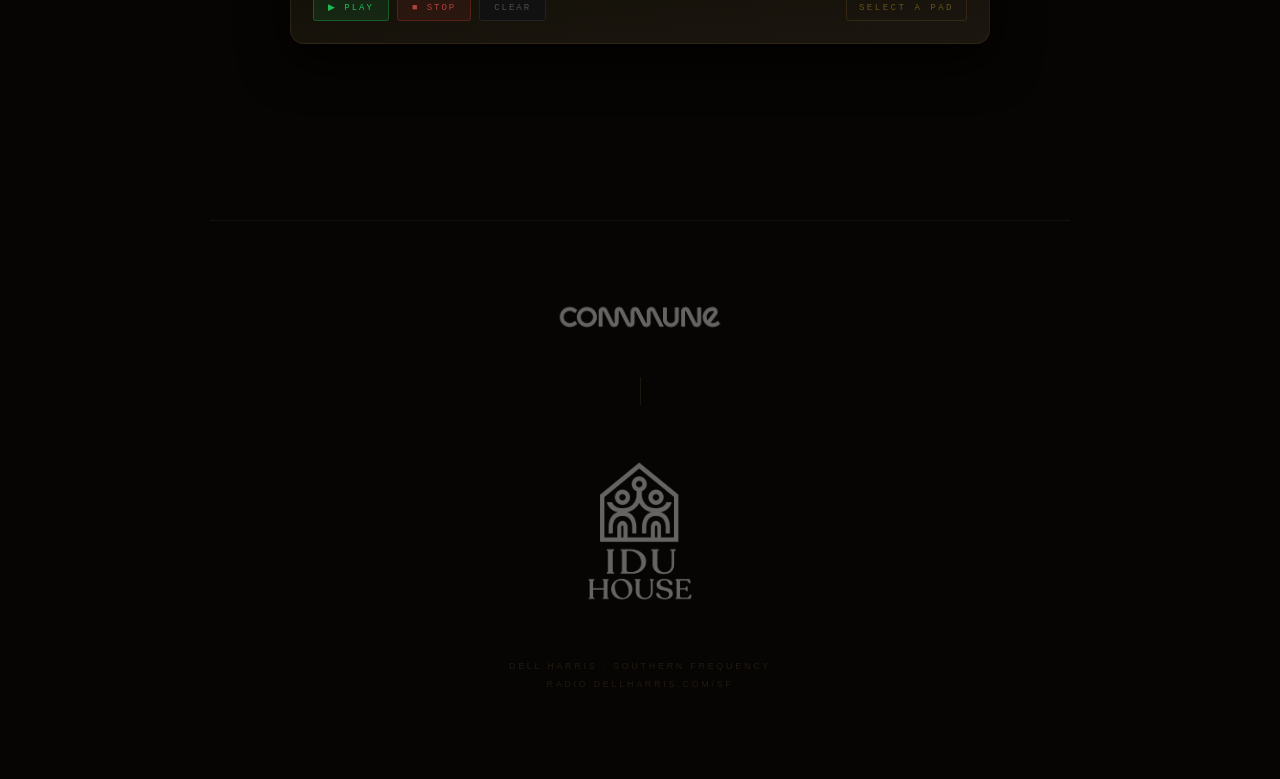
<file: sf/index.html>
<!DOCTYPE html>
<html lang="en">
<head>
<meta charset="UTF-8">
<meta name="viewport" content="width=device-width, initial-scale=1.0">
<title>Southern Frequency — Dell Harris</title>
<meta name="description" content="Live hi-fi beat set. Jazz-inflected · Southern underground · Mellow grime. SP-404 beat culture.">
<meta property="og:title" content="Southern Frequency — Dell Harris × Commune">
<meta property="og:description" content="Live hi-fi beat set. Jazz-inflected · Southern underground · Mellow grime.">
<meta property="og:image" content="https://radio.dellharris.com/sf/dell.jpg">
<meta property="og:url" content="https://radio.dellharris.com/sf">
<meta property="og:type" content="website">
<meta name="twitter:card" content="summary_large_image">
<link rel="preconnect" href="https://fonts.googleapis.com">
<link href="https://fonts.googleapis.com/css2?family=Barlow+Condensed:wght@800&display=swap" rel="stylesheet">
<style>
*, *::before, *::after { margin: 0; padding: 0; box-sizing: border-box; }

html { scroll-behavior: smooth; }

body {
  background: #070503;
  color: rgba(200, 178, 138, 0.9);
  font-family: -apple-system, 'Helvetica Neue', Helvetica, Arial, sans-serif;
  -webkit-font-smoothing: antialiased;
  overflow-x: hidden;
}

/* ═══════════════════════════
   HERO
═══════════════════════════ */
.hero {
  position: relative;
  width: 100%;
  height: 100svh;
  min-height: 600px;
  overflow: hidden;
}

.hero__video {
  position: absolute;
  inset: 0;
  width: 100%;
  height: 100%;
  object-fit: cover;
  object-position: center;
}

.hero__grade {
  position: absolute; inset: 0;
  background: rgba(42, 20, 6, 0.3);
  mix-blend-mode: multiply;
  pointer-events: none;
}

.hero__fade {
  position: absolute; inset: 0;
  background:
    linear-gradient(to bottom, rgba(6,3,1,0.6) 0%, transparent 20%),
    linear-gradient(to bottom, transparent 48%, rgba(5,3,1,0.75) 78%, #050302 100%);
  pointer-events: none;
}

.hero__vignette {
  position: absolute; inset: 0;
  background: radial-gradient(ellipse 90% 85% at 50% 44%, transparent 22%, rgba(3,2,1,0.52) 70%, rgba(2,1,0,0.82) 100%);
  pointer-events: none;
}

.hero__grain {
  position: absolute; inset: 0;
  width: 100%; height: 100%;
  pointer-events: none; z-index: 3;
  mix-blend-mode: overlay; opacity: 0.12;
}

/* ═══════════════════════════
   CREATIVE — V1 flyer
═══════════════════════════ */
.creative {
  position: relative;
  width: 100%;
  height: 94vh;
  min-height: 580px;
  max-height: 1080px;
  overflow: hidden;
}

.creative__photo {
  position: absolute; inset: 0;
  width: 100%; height: 100%;
  object-fit: cover;
  object-position: 58% 14%;
  filter: sepia(22%) contrast(1.12) brightness(0.82) saturate(0.75);
}

.creative__grade {
  position: absolute; inset: 0;
  background: rgba(44, 21, 6, 0.24);
  mix-blend-mode: multiply; pointer-events: none;
}

.creative__fade {
  position: absolute; inset: 0;
  background:
    linear-gradient(to bottom, rgba(5,3,1,0.5) 0%, transparent 16%),
    linear-gradient(to bottom, transparent 26%, rgba(5,3,1,0.54) 54%, rgba(4,2,1,0.97) 82%, #050302 100%);
  pointer-events: none;
}

.creative__vignette {
  position: absolute; inset: 0;
  background: radial-gradient(ellipse 90% 84% at 54% 38%, transparent 24%, rgba(3,2,1,0.5) 70%, rgba(2,1,0,0.78) 100%);
  pointer-events: none;
}

.creative__grain {
  position: absolute; inset: 0;
  width: 100%; height: 100%;
  pointer-events: none; z-index: 3;
  mix-blend-mode: overlay; opacity: 0.13;
}

.creative__copy {
  position: absolute; inset: 0; z-index: 10;
  display: flex;
  flex-direction: column;
  justify-content: space-between;
  padding: 5.5% 7% 6%;
  pointer-events: none;
}

.creative__meta {
  display: flex;
  justify-content: space-between;
  align-items: flex-start;
}

.creative__meta-text {
  font-size: clamp(8px, 0.9vw, 11px);
  letter-spacing: 0.44em;
  color: rgba(182, 158, 118, 0.46);
  font-weight: 300;
  text-transform: uppercase;
}

.creative__bottom { display: flex; flex-direction: column; }

.creative__title {
  font-size: clamp(34px, 6.2vw, 78px);
  letter-spacing: 0.14em;
  color: rgba(222, 203, 170, 0.95);
  font-weight: 200;
  text-transform: uppercase;
  line-height: 1.03;
}

.creative__rule {
  width: 40px; height: 1px;
  background: rgba(165, 138, 96, 0.36);
  margin: clamp(14px, 2.2vw, 28px) 0 clamp(12px, 1.8vw, 22px);
}

.creative__artist {
  font-size: clamp(10px, 1.1vw, 13px);
  letter-spacing: 0.48em;
  color: rgba(200, 176, 138, 0.9);
  font-weight: 400;
  text-transform: uppercase;
}

/* ═══════════════════════════
   PLAYLIST
═══════════════════════════ */
.playlist {
  max-width: 860px;
  margin: 0 auto;
  padding: 80px 40px 96px;
}

.playlist__header {
  display: flex;
  justify-content: space-between;
  align-items: baseline;
  margin-bottom: 28px;
}

.playlist__title {
  font-size: 10px;
  letter-spacing: 0.52em;
  color: rgba(165, 138, 96, 0.38);
  font-weight: 300;
  text-transform: uppercase;
}

.playlist__count {
  font-size: 9px;
  letter-spacing: 0.3em;
  color: rgba(125, 104, 72, 0.26);
  font-weight: 300;
  text-transform: uppercase;
}

.playlist__rule {
  width: 100%; height: 1px;
  background: rgba(155, 128, 88, 0.13);
  margin-bottom: 32px;
}

/* ── Pioneer CDJ-3000 ─────────────────────────────────────── */
.cdj-pair {
  display: grid;
  grid-template-columns: 1fr 1fr;
  gap: 20px;
  margin-bottom: 32px;
}

.cdj {
  background: linear-gradient(180deg, #191919 0%, #111 100%);
  border-radius: 8px;
  border: 1px solid #2c2c2c;
  padding: 12px 12px 14px;
  box-shadow:
    0 16px 56px rgba(0,0,0,0.95),
    inset 0 1px 0 rgba(255,255,255,0.04),
    inset 0 -1px 0 rgba(0,0,0,0.5);
  display: flex; flex-direction: column; gap: 8px;
  user-select: none;
}

/* Top source buttons */
.cdj-top-row {
  display: flex; gap: 4px; justify-content: center;
}
.cdj-top-btn {
  background: #1e1e1e; border: 1px solid #2e2e2e;
  color: rgba(255,255,255,0.22); border-radius: 3px;
  font-family: "Courier Prime", monospace;
  font-size: 7px; letter-spacing: 0.12em;
  padding: 3px 5px; cursor: default;
  text-transform: uppercase;
}
.cdj-top-btn.hi {
  color: rgba(80,180,255,0.85);
  border-color: rgba(80,180,255,0.25);
}

/* Display screen */
.cdj-screen {
  background: #08090c;
  border-radius: 5px;
  border: 1px solid #222;
  box-shadow: inset 0 2px 12px rgba(0,0,0,0.9), 0 0 0 1px #000;
  position: relative; overflow: hidden;
  padding: 10px 12px 8px;
  min-height: 180px;
}
.cdj-screen::before {
  content: '';
  position: absolute; inset: 0;
  background: repeating-linear-gradient(0deg, transparent, transparent 2px, rgba(0,180,255,0.015) 2px, rgba(0,180,255,0.015) 3px);
  pointer-events: none;
}
.cdj.playing .cdj-screen { background: #060a0c; }

.cdj-screen-top {
  display: flex; justify-content: space-between;
  align-items: flex-start; margin-bottom: 4px;
}
.cdj-screen-platform {
  font-family: "Courier Prime", monospace;
  font-size: 8px; letter-spacing: 0.4em;
  text-transform: uppercase;
}
.cdj-platform-spotify  { color: rgba(30,215,96,0.9); }
.cdj-platform-apple    { color: rgba(252,60,68,0.85); }

.cdj-screen-bpm {
  font-family: "Courier Prime", monospace;
  font-size: 14px; letter-spacing: 0.08em;
  color: rgba(255,255,255,0.7);
}
.cdj-screen-bpm span { font-size: 8px; opacity: 0.5; letter-spacing: 0.2em; }

.cdj-screen-track {
  font-family: "Barlow Condensed", "Arial Narrow", Arial, sans-serif;
  font-weight: 700; font-size: 13px; letter-spacing: 1px;
  color: rgba(255,255,255,0.88); text-transform: uppercase;
  white-space: nowrap; overflow: hidden; text-overflow: ellipsis;
}
.cdj-screen-artist {
  font-family: "Courier Prime", monospace;
  font-size: 8px; letter-spacing: 0.22em;
  color: rgba(255,255,255,0.35); text-transform: uppercase;
  margin-bottom: 6px;
}

/* Waveform */
.cdj-wave {
  display: flex; align-items: center;
  gap: 1px; height: 38px; overflow: hidden;
}
.cdj-wave-bar {
  flex-shrink: 0;
  width: 2px; border-radius: 1px;
  background: linear-gradient(to top, rgba(255,140,0,0.8) 0%, rgba(0,160,255,0.6) 60%, rgba(0,100,255,0.3) 100%);
  transition: height 0.18s ease;
}
.cdj.playing .cdj-wave-bar { animation: wbar 0.7s ease-in-out infinite; }
@keyframes wbar {
  0%, 100% { opacity: 0.6; }
  50%       { opacity: 1;   }
}

.cdj-screen-time {
  font-family: "Courier Prime", monospace;
  font-size: 9px; letter-spacing: 0.2em;
  color: rgba(255,255,255,0.25); margin-top: 4px;
}

/* Embed iframe over screen when playing */
.cdj-embed {
  display: none;
  position: absolute;
  top: 0; left: 0; right: 0; bottom: 0;
  width: 100%; height: 100%;
  border: none; z-index: 5;
  min-height: 180px;
}
.cdj.playing .cdj-embed { display: block; }
.cdj.playing .cdj-screen-top,
.cdj.playing .cdj-screen-track,
.cdj.playing .cdj-screen-artist,
.cdj.playing .cdj-wave,
.cdj.playing .cdj-screen-time { visibility: hidden; }

/* Hot cue buttons A–H */
.cdj-hot-cues {
  display: flex; gap: 3px;
}
.hcq {
  flex: 1; padding: 4px 0;
  border-radius: 3px; border: none;
  font-family: "Courier Prime", monospace;
  font-size: 8px; font-weight: 700; letter-spacing: 0.1em;
  cursor: default;
}
.hcq-a,.hcq-b { background:#0a3a28; color:rgba(30,215,96,0.8); border:1px solid #0d5236; }
.hcq-c,.hcq-d { background:#2a1a00; color:rgba(255,165,0,0.8); border:1px solid #3a2500; }
.hcq-e,.hcq-f { background:#200808; color:rgba(220,60,60,0.8); border:1px solid #3a1010; }
.hcq-g,.hcq-h { background:#0a0a2a; color:rgba(80,120,255,0.8); border:1px solid #10103a; }

/* Body: left | jog | right */
.cdj-body {
  display: grid;
  grid-template-columns: 60px 1fr 52px;
  gap: 8px; align-items: center;
}

/* Left control strip */
.cdj-left {
  display: flex; flex-direction: column;
  gap: 5px; align-items: center;
}
.cdj-mini-row {
  display: flex; gap: 3px;
}
.cdj-mini {
  background: #1c1c1c; border: 1px solid #2a2a2a;
  border-radius: 2px; padding: 3px 4px;
  font-family: "Courier Prime", monospace;
  font-size: 6px; letter-spacing: 0.08em;
  color: rgba(255,255,255,0.3); cursor: default;
  text-transform: uppercase;
}
.cdj-knob-sm {
  width: 18px; height: 18px; border-radius: 50%;
  background: radial-gradient(circle at 35% 30%, #383838, #181818);
  border: 1px solid #2e2e2e;
  box-shadow: 0 2px 6px rgba(0,0,0,0.8), inset 0 1px 0 rgba(255,255,255,0.04);
  position: relative;
}
.cdj-knob-sm::after {
  content: ''; position: absolute;
  top: 3px; left: 50%; transform: translateX(-50%);
  width: 1.5px; height: 5px;
  background: rgba(255,255,255,0.25); border-radius: 1px;
}
.cdj-knob-row { display: flex; gap: 5px; }

/* Prominent CUE + PLAY buttons */
.cdj-cue-btn, .cdj-play-btn {
  border-radius: 50%; border: none; cursor: pointer;
  display: flex; align-items: center; justify-content: center;
  transition: all 0.1s; font-weight: 700;
  font-family: "Courier Prime", monospace;
  letter-spacing: 0.1em; font-size: 7px;
}
.cdj-cue-btn {
  width: 44px; height: 44px;
  background: radial-gradient(circle at 40% 35%, #2a2200, #181200);
  color: rgba(255,165,0,0.85);
  box-shadow: 0 0 0 2.5px rgba(255,145,0,0.6), 0 0 16px rgba(255,145,0,0.25), 0 4px 12px rgba(0,0,0,0.8);
}
.cdj-cue-btn:hover { box-shadow: 0 0 0 2.5px rgba(255,165,0,0.9), 0 0 24px rgba(255,165,0,0.45), 0 4px 12px rgba(0,0,0,0.8); }
.cdj-play-btn {
  width: 54px; height: 54px;
  background: radial-gradient(circle at 40% 35%, #002210, #001208);
  color: rgba(30,215,96,0.9);
  box-shadow: 0 0 0 2.5px rgba(30,215,96,0.65), 0 0 16px rgba(30,215,96,0.2), 0 4px 12px rgba(0,0,0,0.8);
}
.cdj-play-btn:hover, .cdj-play-btn:active {
  box-shadow: 0 0 0 2.5px rgba(30,215,96,1), 0 0 28px rgba(30,215,96,0.5), 0 4px 12px rgba(0,0,0,0.8);
}
.cdj-play-btn svg { width: 20px; height: 20px; }
.cdj.playing .cdj-play-btn {
  background: radial-gradient(circle at 40% 35%, #003820, #001f10);
  box-shadow: 0 0 0 2.5px rgba(30,215,96,1), 0 0 32px rgba(30,215,96,0.7), 0 4px 12px rgba(0,0,0,0.8);
}

/* Jog wheel */
.cdj-jog-wrap { display: flex; justify-content: center; }
.cdj-jog {
  width: 160px; height: 160px; border-radius: 50%;
  position: relative;
  /* Rubber ribbed outer rim */
  background:
    radial-gradient(circle, #1c1c1c 55%, #141414 56%, #1e1e1e 58%, #141414 60%, #1c1c1c 100%);
  box-shadow:
    0 0 0 2px #0a0a0a,
    0 8px 28px rgba(0,0,0,0.9),
    inset 0 0 20px rgba(0,0,0,0.6);
  transition: transform 0.2s;
}
.cdj.playing .cdj-jog { animation: jog-spin 2.2s linear infinite; }
@keyframes jog-spin { to { transform: rotate(360deg); } }

/* Silver inner ring */
.cdj-jog-ring {
  position: absolute; inset: 14px;
  border-radius: 50%;
  background: radial-gradient(circle, #1f1f1f 65%, #2a2a2a 100%);
  border: 2px solid #3a3a3a;
  box-shadow: 0 0 0 1px #111, inset 0 0 12px rgba(0,0,0,0.7);
}

/* Illuminated color ring */
.cdj-jog-ring::after {
  content: '';
  position: absolute; inset: 8px;
  border-radius: 50%;
  border: 3px solid rgba(0,120,255,0.35);
  box-shadow: 0 0 12px rgba(0,120,255,0.15), inset 0 0 8px rgba(0,120,255,0.1);
}
.cdj.playing .cdj-jog-ring::after {
  border-color: rgba(255,100,0,0.7);
  box-shadow: 0 0 20px rgba(255,100,0,0.4), inset 0 0 12px rgba(255,80,0,0.2);
}

/* Art center */
.cdj-jog-art {
  position: absolute; inset: 30px;
  border-radius: 50%; overflow: hidden;
  background: #111;
  border: 2px solid #2a2a2a;
  box-shadow: inset 0 0 8px rgba(0,0,0,0.8);
}
.cdj-jog-art img {
  width: 100%; height: 100%;
  object-fit: cover; opacity: 0.65;
  border-radius: 50%;
}
.cdj-jog-dot {
  position: absolute; top: 50%; left: 50%;
  transform: translate(-50%, -50%);
  width: 10px; height: 10px;
  border-radius: 50%; z-index: 2;
  background: #111;
  border: 2px solid #333;
  box-shadow: 0 0 0 3px #111;
}

/* Right controls */
.cdj-right {
  display: flex; flex-direction: column;
  gap: 5px; align-items: center;
}
.cdj-mode-grp { display: flex; flex-direction: column; gap: 3px; width: 100%; }
.cdj-mode-btn {
  background: #1a1a1a; border: 1px solid #2a2a2a;
  border-radius: 2px; padding: 3px 4px;
  font-family: "Courier Prime", monospace;
  font-size: 6px; letter-spacing: 0.06em;
  color: rgba(255,255,255,0.28); cursor: default;
  text-transform: uppercase; text-align: center;
  width: 100%;
}
.cdj-mode-btn.on {
  background: #201800; color: rgba(255,190,0,0.85);
  border-color: rgba(200,150,0,0.3);
}

/* Tempo fader */
.cdj-tempo-wrap {
  display: flex; flex-direction: column;
  align-items: center; gap: 4px; flex: 1;
}
.cdj-tempo-lbl {
  font-family: "Courier Prime", monospace;
  font-size: 6px; letter-spacing: 0.2em;
  color: rgba(255,255,255,0.2); text-transform: uppercase;
}
.cdj-tempo-track {
  width: 4px; height: 70px; background: #111;
  border-radius: 2px; border: 1px solid #222;
  position: relative; box-shadow: inset 0 2px 4px rgba(0,0,0,0.8);
}
.cdj-tempo-fader {
  width: 14px; height: 8px;
  background: linear-gradient(to bottom, #444, #333);
  border: 1px solid #555; border-radius: 2px;
  position: absolute; left: 50%; top: 40%;
  transform: translateX(-50%);
  box-shadow: 0 2px 4px rgba(0,0,0,0.6);
}
.cdj-tempo-val {
  font-family: "Courier Prime", monospace;
  font-size: 7px; color: rgba(255,255,255,0.3);
  letter-spacing: 0.1em;
}

/* Footer */
.cdj-footer-bar {
  text-align: right;
  font-family: "Barlow Condensed", Arial, sans-serif;
  font-weight: 800; font-size: 10px; letter-spacing: 2px;
  color: rgba(255,255,255,0.14); text-transform: uppercase;
  padding-right: 4px;
}

.playlist__links {
  display: flex; gap: 36px; margin-bottom: 52px;
}
.playlist__stream-link {
  font-size: 10px; letter-spacing: 0.42em;
  color: rgba(188,162,120,0.65); font-weight: 300;
  text-transform: uppercase; text-decoration: none;
  border-bottom: 1px solid rgba(165,138,96,0.18);
  padding-bottom: 3px; transition: color 0.15s, border-color 0.15s;
}
.playlist__stream-link:hover {
  color: rgba(220,195,150,0.95);
  border-color: rgba(195,162,108,0.45);
}

@media (max-width: 640px) {
  .cdj-pair { grid-template-columns: 1fr; }
}


.sp404-wrap {
  display: flex; justify-content: center;
  padding: 8px 0 40px;
}
.sp404-unit {
  width: 100%;
  background: linear-gradient(160deg, #1e1a14 0%, #131008 55%, #1b1710 100%);
  border-radius: 14px; padding: 26px 26px 22px;
  box-shadow: 0 24px 64px rgba(0,0,0,0.92), 0 4px 16px rgba(0,0,0,0.7),
    inset 0 1px 0 rgba(255,200,80,0.07), inset 0 -1px 0 rgba(0,0,0,0.6);
  border: 1px solid rgba(200,150,40,0.09);
}
.sp404-screen {
  background: #080603; border-radius: 6px;
  padding: 12px 18px; margin-bottom: 20px;
  display: flex; align-items: center; justify-content: space-between;
  border: 1px solid rgba(200,150,40,0.13);
  box-shadow: inset 0 2px 10px rgba(0,0,0,0.85);
  position: relative; overflow: hidden;
}
.sp404-screen::before {
  content: ''; position: absolute; inset: 0;
  background: repeating-linear-gradient(0deg, transparent, transparent 3px, rgba(0,0,0,0.18) 3px, rgba(0,0,0,0.18) 4px);
  pointer-events: none;
}
.sp404-screen-inner { flex: 1; min-width: 0; }
.sp404-display-main {
  font-family: 'Courier Prime', monospace; font-size: 13px;
  letter-spacing: 0.22em; color: rgba(72,230,110,0.92);
  text-transform: uppercase; white-space: nowrap; overflow: hidden; text-overflow: ellipsis;
}
.sp404-display-sub {
  font-family: 'Courier Prime', monospace; font-size: 9px;
  letter-spacing: 0.3em; color: rgba(72,230,110,0.38);
  text-transform: uppercase; margin-top: 3px;
  white-space: nowrap; overflow: hidden; text-overflow: ellipsis;
}
.sp404-screen-right {
  display: flex; flex-direction: column;
  align-items: center; gap: 10px;
  flex-shrink: 0; margin-left: 14px;
}
.sp404-buy {
  font-family: 'Courier Prime', monospace;
  font-size: 8px; letter-spacing: 0.18em;
  text-decoration: none; text-align: center;
  padding: 4px 6px; border-radius: 3px;
  transition: background 0.15s, color 0.15s;
  white-space: nowrap;
}
.sp404-buy--apple {
  color: rgba(72,230,110,0.9);
  border: 1px solid rgba(72,230,110,0.35);
}
.sp404-buy--apple:hover  { background: rgba(72,230,110,0.15); color: rgba(72,230,110,1); }
.sp404-buy--spotify {
  color: rgba(30,215,96,0.9);
  border: 1px solid rgba(30,215,96,0.35);
}
.sp404-buy--spotify:hover { background: rgba(30,215,96,0.15); color: rgba(30,215,96,1); }
.sp404-led {
  width: 9px; height: 9px; border-radius: 50%;
  flex-shrink: 0; margin-left: 14px;
  background: rgba(72,230,110,0.22);
  box-shadow: 0 0 5px rgba(72,230,110,0.15);
  transition: background 0.1s, box-shadow 0.1s;
}
.sp404-led.on {
  background: rgba(72,230,110,1);
  box-shadow: 0 0 14px rgba(72,230,110,0.9);
  animation: led-beat 0.45s ease-in-out infinite;
}
@keyframes led-beat {
  0%, 100% { opacity: 1;    }
  50%       { opacity: 0.45; }
}

.sp404-pads {
  display: grid; grid-template-columns: repeat(4,1fr);
  gap: 9px; margin-bottom: 20px;
}
.sp404-pad {
  aspect-ratio: 1.1; border-radius: 5px; border: none;
  cursor: pointer; position: relative;
  transition: transform 0.05s, filter 0.05s;
  -webkit-tap-highlight-color: transparent; user-select: none; outline: none;
}
.sp404-pad:focus-visible { outline: 1px solid rgba(200,150,40,0.5); }
.sp404-pad[data-bank="0"] {
  background: radial-gradient(ellipse at 32% 28%, #c8880c, #7a4e08);
  box-shadow: inset 0 3px 7px rgba(255,210,80,0.14), inset 0 -2px 5px rgba(0,0,0,0.55), 0 4px 10px rgba(0,0,0,0.82);
}
.sp404-pad[data-bank="1"] {
  background: radial-gradient(ellipse at 32% 28%, #722a2a, #421414);
  box-shadow: inset 0 3px 7px rgba(200,80,80,0.1), inset 0 -2px 5px rgba(0,0,0,0.55), 0 4px 10px rgba(0,0,0,0.82);
}
.sp404-pad[data-bank="2"] {
  background: radial-gradient(ellipse at 32% 28%, #2c4432, #182818);
  box-shadow: inset 0 3px 7px rgba(80,180,80,0.08), inset 0 -2px 5px rgba(0,0,0,0.55), 0 4px 10px rgba(0,0,0,0.82);
}
.sp404-pad[data-bank="3"] {
  background: radial-gradient(ellipse at 32% 28%, #7c6840, #4e4228);
  box-shadow: inset 0 3px 7px rgba(220,190,120,0.1), inset 0 -2px 5px rgba(0,0,0,0.55), 0 4px 10px rgba(0,0,0,0.82);
}
.sp404-pad:hover { filter: brightness(1.35); }
.sp404-pad:active { transform: scale(0.92); filter: brightness(0.88); }
.sp404-pad.playing[data-bank="0"] {
  background: radial-gradient(ellipse at 38% 32%, #f0b040, #c07820);
  animation: glow0 0.42s ease-in-out infinite;
}
.sp404-pad.playing[data-bank="1"] {
  background: radial-gradient(ellipse at 38% 32%, #c04040, #802020);
  animation: glow1 0.42s ease-in-out infinite;
}
.sp404-pad.playing[data-bank="2"] {
  background: radial-gradient(ellipse at 38% 32%, #407c50, #244e30);
  animation: glow2 0.42s ease-in-out infinite;
}
.sp404-pad.playing[data-bank="3"] {
  background: radial-gradient(ellipse at 38% 32%, #b89858, #7a6438);
  animation: glow3 0.42s ease-in-out infinite;
}
@keyframes glow0 {
  0%, 100% { box-shadow: 0 0 18px rgba(220,145,25,0.5); }
  50%       { box-shadow: 0 0 44px rgba(220,145,25,1);   }
}
@keyframes glow1 {
  0%, 100% { box-shadow: 0 0 18px rgba(180,40,40,0.5); }
  50%       { box-shadow: 0 0 44px rgba(180,40,40,1);   }
}
@keyframes glow2 {
  0%, 100% { box-shadow: 0 0 18px rgba(45,150,55,0.5); }
  50%       { box-shadow: 0 0 44px rgba(45,150,55,1);   }
}
@keyframes glow3 {
  0%, 100% { box-shadow: 0 0 18px rgba(175,150,85,0.5); }
  50%       { box-shadow: 0 0 44px rgba(175,150,85,1);   }
}
.sp404-pad.no-preview { opacity: 0.3; cursor: default; }
.sp404-pad-num {
  position: absolute; top: 5px; left: 7px;
  font-family: 'Courier Prime', monospace;
  font-size: 9px; letter-spacing: 0.08em;
  color: rgba(255,255,255,0.18); font-weight: 700;
}
.sp404-pad-bar {
  position: absolute; bottom: 0; left: 0;
  height: 3px; width: 0%;
  background: rgba(255,255,255,0.55);
  border-radius: 0 0 5px 5px;
}
.sp404-key-label {
  display: none;
  position: absolute; bottom: 5px; right: 7px;
  font-family: 'Courier Prime', monospace;
  font-size: 9px; letter-spacing: 0.05em; font-weight: 700;
  color: rgba(255,255,255,0.5);
  text-shadow: 0 1px 4px rgba(0,0,0,0.9);
  pointer-events: none;
}
.sp404-keys-on .sp404-key-label { display: block; }
.sp404-footer {
  display: flex; align-items: center;
  justify-content: space-between; padding: 0 6px;
}
.sp404-knob {
  width: 26px; height: 26px; border-radius: 50%;
  background: radial-gradient(circle at 34% 28%, #2e2a22, #141008);
  box-shadow: 0 3px 8px rgba(0,0,0,0.82), inset 0 1px 0 rgba(255,255,255,0.04);
  border: 1px solid rgba(200,150,40,0.1); position: relative;
}
.sp404-knob::after {
  content:''; position:absolute; top:4px; left:50%; transform:translateX(-50%);
  width:2px; height:6px; background:rgba(200,150,40,0.35); border-radius:1px;
}
.sp404-footer-label {
  font-family:'Courier Prime', monospace; font-size:8px;
  letter-spacing:0.28em; color:rgba(200,150,40,0.22); text-transform:uppercase;
}
/* Bank selector */
.sp404-banks {
  display: flex; gap: 6px; margin-bottom: 2px;
}
.sp404-bank-btn {
  font-family: 'Courier Prime', monospace;
  font-size: 9px; letter-spacing: 0.3em; text-transform: uppercase;
  padding: 5px 14px; border-radius: 3px; cursor: pointer;
  background: #111; color: rgba(200,150,40,0.35);
  border: 1px solid rgba(200,150,40,0.15);
  transition: all 0.12s;
}
.sp404-bank-btn:hover { color: rgba(200,150,40,0.7); border-color: rgba(200,150,40,0.35); }
.sp404-bank-btn.active {
  background: rgba(200,150,40,0.12);
  color: rgba(200,150,40,0.95);
  border-color: rgba(200,150,40,0.55);
  box-shadow: 0 0 10px rgba(200,150,40,0.18);
}
@media (max-width: 640px) {
  .sp404-pads { gap: 6px; }
  .sp404-unit { padding: 18px 16px 16px; }
}

/* ── Step Sequencer ─────────────────────────────────────── */
.seq-wrap {
  max-width: 860px; margin: 0 auto;
  padding: 0 40px 80px;
}
.seq-unit {
  background: linear-gradient(175deg, #1e1a14 0%, #131008 60%, #1b1710 100%);
  border-radius: 14px; padding: 20px 22px 22px;
  border: 1px solid rgba(200,150,40,0.1);
  box-shadow: 0 16px 48px rgba(0,0,0,0.9), inset 0 1px 0 rgba(255,200,80,0.06);
  display: flex; flex-direction: column; gap: 16px;
}

/* LCD + knob row */
.seq-top {
  display: flex; gap: 16px; align-items: stretch;
}
.seq-lcd {
  flex: 1;
  background: #0d1208;
  border-radius: 6px;
  border: 1px solid rgba(100,140,60,0.3);
  box-shadow: inset 0 2px 12px rgba(0,0,0,0.9), 0 0 0 1px #000;
  position: relative; overflow: hidden;
  padding: 12px 16px;
}
.seq-lcd::before {
  content: '';
  position: absolute; inset: 0;
  background: repeating-linear-gradient(0deg, transparent, transparent 3px, rgba(80,180,40,0.04) 3px, rgba(80,180,40,0.04) 4px);
  pointer-events: none;
}
.seq-lcd-inner { position: relative; z-index: 1; }
.seq-lcd-label {
  font-family: 'Courier Prime', monospace;
  font-size: 7px; letter-spacing: 0.3em;
  color: rgba(80,200,60,0.45); text-transform: uppercase;
  margin-bottom: 4px;
}
.seq-lcd-bpm {
  font-family: 'Courier Prime', monospace;
  font-size: 52px; letter-spacing: 0.04em; line-height: 1;
  color: rgba(80,220,60,0.92);
  text-shadow: 0 0 20px rgba(80,220,60,0.4);
}
.seq-lcd-sub {
  font-family: 'Courier Prime', monospace;
  font-size: 8px; letter-spacing: 0.2em;
  color: rgba(80,200,60,0.4); text-transform: uppercase;
  margin-top: 4px;
}

/* Tempo knob */
.seq-knob-section {
  display: flex; flex-direction: column;
  align-items: center; gap: 6px; justify-content: center;
}
.seq-tempo-knob {
  width: 64px; height: 64px; border-radius: 50%;
  background: radial-gradient(circle at 36% 30%, #3a3530, #181208);
  border: 2px solid rgba(200,150,40,0.2);
  box-shadow: 0 4px 14px rgba(0,0,0,0.8), inset 0 1px 0 rgba(255,200,80,0.06);
  position: relative; cursor: grab;
  transition: border-color 0.15s;
}
.seq-tempo-knob:active { cursor: grabbing; border-color: rgba(200,150,40,0.5); }
.seq-tempo-indicator {
  position: absolute; top: 6px; left: 50%;
  transform: translateX(-50%);
  width: 3px; height: 14px;
  background: rgba(200,150,40,0.8); border-radius: 2px;
  transform-origin: center bottom;
}
.seq-knob-label {
  font-family: 'Courier Prime', monospace;
  font-size: 8px; letter-spacing: 0.3em;
  color: rgba(200,150,40,0.4); text-transform: uppercase;
}

/* Step grid */
.seq-steps {
  display: grid;
  grid-template-columns: repeat(16, 1fr);
  gap: 6px;
}
.seq-step {
  height: 36px; border-radius: 4px;
  background: #111; border: 1px solid #222;
  position: relative; cursor: pointer;
  transition: background 0.08s, border-color 0.08s;
  display: flex; flex-direction: column;
  align-items: center; justify-content: flex-end;
  padding-bottom: 5px; gap: 3px;
  overflow: hidden;
}
.seq-step:hover { border-color: rgba(200,150,40,0.3); }

/* Playhead light at top of step */
.seq-step::before {
  content: '';
  position: absolute; top: 0; left: 0; right: 0;
  height: 3px; border-radius: 4px 4px 0 0;
  background: transparent;
  transition: background 0.06s;
}
.seq-step.active::before { background: rgba(200,150,40,0.9); }
.seq-step.active { border-color: rgba(200,150,40,0.6); background: rgba(200,150,40,0.08); }

/* Dot: pad programmed on this step */
.seq-step-dot {
  width: 8px; height: 8px; border-radius: 50%;
  background: rgba(200,150,40,0.8);
  box-shadow: 0 0 6px rgba(200,150,40,0.5);
  display: none;
}
.seq-step.has-sound .seq-step-dot { display: block; }
.seq-step.active.has-sound .seq-step-dot { background: rgba(255,200,80,1); box-shadow: 0 0 12px rgba(255,200,80,0.8); }

/* Step number */
.seq-step-num {
  font-family: 'Courier Prime', monospace;
  font-size: 7px; color: rgba(255,255,255,0.15); letter-spacing: 0;
}

/* Controls row */
.seq-controls {
  display: flex; align-items: center; gap: 8px;
}
.seq-btn {
  font-family: 'Courier Prime', monospace;
  font-size: 9px; letter-spacing: 0.22em; text-transform: uppercase;
  border-radius: 3px; padding: 7px 14px; cursor: pointer;
  transition: all 0.12s; border: 1px solid;
}
.seq-btn-play {
  background: rgba(30,215,96,0.1); color: rgba(30,215,96,0.85);
  border-color: rgba(30,215,96,0.3);
}
.seq-btn-play:hover, .seq-btn-play.running {
  background: rgba(30,215,96,0.2); color: rgba(30,215,96,1);
  border-color: rgba(30,215,96,0.6);
  box-shadow: 0 0 12px rgba(30,215,96,0.2);
}
.seq-btn-stop {
  background: rgba(220,60,60,0.1); color: rgba(220,80,80,0.75);
  border-color: rgba(220,60,60,0.25);
}
.seq-btn-stop:hover { background: rgba(220,60,60,0.18); color: rgba(220,80,80,1); border-color: rgba(220,60,60,0.5); }
.seq-btn-clear {
  background: #111; color: rgba(255,255,255,0.25);
  border-color: #222;
}
.seq-btn-clear:hover { color: rgba(255,255,255,0.6); border-color: #333; }

.seq-active-pad {
  margin-left: auto;
  font-family: 'Courier Prime', monospace;
  font-size: 9px; letter-spacing: 0.28em;
  color: rgba(200,150,40,0.45); text-transform: uppercase;
  border: 1px solid rgba(200,150,40,0.15);
  padding: 7px 12px; border-radius: 3px;
}

@media (max-width: 640px) {
  .seq-wrap { padding: 0 24px 60px; }
  .seq-steps { gap: 3px; }
  .seq-step  { height: 28px; }
}

/* ── Event Description ─────────────────────────────────── */
.event-desc {
  background: #070503;
  border-bottom: 1px solid rgba(155,128,88,0.1);
}
.event-desc__inner {
  max-width: 900px; margin: 0 auto;
  padding: 88px 40px 96px;
  display: flex; flex-direction: column; gap: 40px;
}

/* Date + venue line */
.event-desc__meta {
  display: flex; gap: 28px; align-items: center; flex-wrap: wrap;
}
.event-desc__day {
  font-size: 11px; letter-spacing: 0.46em;
  color: rgba(165,138,96,0.65); font-weight: 300; text-transform: uppercase;
}
.event-desc__venue {
  font-size: 11px; letter-spacing: 0.46em;
  color: rgba(155,128,88,0.38); font-weight: 300; text-transform: uppercase;
}

/* Big headline */
.event-desc__headline {
  font-family: -apple-system, 'Helvetica Neue', Helvetica, Arial, sans-serif;
  font-size: clamp(40px, 7vw, 88px);
  font-weight: 200;
  letter-spacing: -0.01em;
  line-height: 1.06;
  color: rgba(222,203,170,0.96);
}

/* Large lead paragraph */
.event-desc__lead {
  font-size: clamp(20px, 2.8vw, 30px);
  font-weight: 300;
  line-height: 1.6;
  color: rgba(195,172,132,0.8);
  letter-spacing: 0.01em;
  max-width: 780px;
}

/* Smaller bio paragraph */
.event-desc__bio {
  font-size: clamp(15px, 1.8vw, 19px);
  font-weight: 300;
  line-height: 1.75;
  color: rgba(175,152,112,0.58);
  letter-spacing: 0.01em;
  max-width: 680px;
}

.event-desc__tags {
  display: flex; flex-wrap: wrap; gap: 8px;
  align-items: center;
  font-size: 10px; letter-spacing: 0.38em;
  color: rgba(155,128,88,0.32); text-transform: uppercase; font-weight: 300;
}
.event-desc__track {
  display: flex; flex-direction: column; gap: 10px;
  max-width: 600px;
}
.event-desc__track-label {
  font-size: 9px; letter-spacing: 0.46em;
  color: rgba(165,138,96,0.5); font-weight: 300; text-transform: uppercase;
}
.event-desc__track iframe {
  border-radius: 6px;
  opacity: 0.88;
}

@media (max-width: 640px) {
  .event-desc__inner { padding: 64px 24px 72px; gap: 32px; }
  .event-desc__meta  { flex-direction: column; gap: 6px; }
}

/* ── JTR landing: tiles reassemble from bright static ── */
@keyframes sf-land-assemble {
  0%   { filter: brightness(10) saturate(0) blur(1px); opacity: 0.7; }
  25%  { filter: brightness(3) saturate(0.2) blur(0); opacity: 0.9; }
  100% { filter: sepia(22%) contrast(1.12) brightness(0.82) saturate(0.75); opacity: 1; }
}
.creative__photo.jtr-land {
  animation: sf-land-assemble 0.8s cubic-bezier(.4,0,.2,1) forwards;
}

/* ── Site Header ── */
.site-header {
  position: fixed; top: 0; left: 0; right: 0; z-index: 200;
  display: flex; justify-content: space-between; align-items: center;
  padding: 20px 40px;
  background: linear-gradient(to bottom, rgba(4,2,1,0.65) 0%, transparent 100%);
  pointer-events: none;
}
.site-header__brand, .site-header__toggle { pointer-events: all; }
.site-header__brand {
  font-family: 'Barlow Condensed', 'Arial Narrow', Arial, sans-serif;
  font-weight: 800; font-size: 22px; letter-spacing: 3px;
  text-transform: uppercase; text-decoration: none; line-height: 1;
  display: inline-flex; align-items: baseline; gap: 1px;
}
.brand__jazz  { color: #e0c840; }
.brand__ting  { color: #e8d880; }
.brand__radio { color: rgba(200,172,80,0.55); font-size: 14px; letter-spacing: 2px; margin-left: 3px; }
.site-header__toggle {
  background: none; border: none; cursor: pointer;
  padding: 8px; display: flex; flex-direction: column; gap: 5px;
  position: relative; z-index: 210;
}
.site-header__toggle span {
  display: block; width: 24px; height: 1.5px;
  background: rgba(200,175,135,0.75); transform-origin: center center;
}
.toggle--opening span:nth-child(1) { animation: bar1-open  0.38s cubic-bezier(.4,0,.2,1) forwards; }
.toggle--opening span:nth-child(2) { animation: bar2-open  0.28s ease forwards; }
.toggle--opening span:nth-child(3) { animation: bar3-open  0.38s cubic-bezier(.4,0,.2,1) forwards; }
.toggle--closing  span:nth-child(1) { animation: bar1-close 0.38s cubic-bezier(.4,0,.2,1) forwards; }
.toggle--closing  span:nth-child(2) { animation: bar2-close 0.38s ease 0.14s forwards; }
.toggle--closing  span:nth-child(3) { animation: bar3-close 0.38s cubic-bezier(.4,0,.2,1) forwards; }
@keyframes bar1-open  { 0% { transform: translateY(0px) rotate(0deg); }   48% { transform: translateY(6.5px) rotate(0deg); }   100% { transform: translateY(6.5px) rotate(45deg); } }
@keyframes bar2-open  { 0% { opacity: 1; transform: scaleX(1); }           32% { opacity: 0; transform: scaleX(0); }             100% { opacity: 0; transform: scaleX(0); } }
@keyframes bar3-open  { 0% { transform: translateY(0px) rotate(0deg); }   48% { transform: translateY(-6.5px) rotate(0deg); }  100% { transform: translateY(-6.5px) rotate(-45deg); } }
@keyframes bar1-close { 0% { transform: translateY(6.5px) rotate(45deg); }  52% { transform: translateY(6.5px) rotate(0deg); }   100% { transform: translateY(0px) rotate(0deg); } }
@keyframes bar2-close { 0% { opacity: 0; transform: scaleX(0); }           55% { opacity: 1; transform: scaleX(1); }             100% { opacity: 1; transform: scaleX(1); } }
@keyframes bar3-close { 0% { transform: translateY(-6.5px) rotate(-45deg); } 52% { transform: translateY(-6.5px) rotate(0deg); } 100% { transform: translateY(0px) rotate(0deg); } }
body.nav-open { overflow: hidden; }

/* ── Full-screen nav overlay ── */
.nav-overlay {
  position: fixed; inset: 0; z-index: 195;
  background: #070503;
  display: flex; flex-direction: column; justify-content: center;
  padding: 100px 40px 60px;
  opacity: 0; pointer-events: none;
  transform: translateY(-16px);
  transition: opacity 0.35s cubic-bezier(.4,0,.2,1), transform 0.35s cubic-bezier(.4,0,.2,1);
}
body.nav-open .nav-overlay { opacity: 1; pointer-events: all; transform: translateY(0); }
.nav-overlay__grain {
  position: absolute; inset: 0; width: 100%; height: 100%;
  pointer-events: none; mix-blend-mode: overlay; opacity: 0.1;
}
.byline {
  font-size: 10px; letter-spacing: 0.48em;
  color: rgba(175,148,108,0.45); font-weight: 300; text-transform: uppercase; margin-top: 18px;
}
.nav-universe {
  font-size: 9px; letter-spacing: 0.5em;
  color: rgba(155,128,88,0.35); font-weight: 300; text-transform: uppercase;
  margin-bottom: 40px; display: flex; align-items: center; gap: 12px;
}
.nav-universe span { opacity: 0.4; }
.nav-links { list-style: none; max-width: 800px; width: 100%; }
.nav-link { border-bottom: 1px solid rgba(140,115,78,0.09); }
.nav-link:first-child { border-top: 1px solid rgba(140,115,78,0.09); }
.nav-link a {
  display: flex; justify-content: space-between; align-items: center;
  padding: 22px 0; text-decoration: none; gap: 16px;
  transition: padding-left 0.22s cubic-bezier(.4,0,.2,1);
}
.nav-link a:hover { padding-left: 14px; }
.nav-link__label {
  font-size: clamp(24px, 4.5vw, 48px); letter-spacing: 0.1em;
  color: rgba(215,192,150,0.85); font-weight: 200; text-transform: uppercase;
  transition: color 0.2s; white-space: nowrap;
}
.nav-link a:hover .nav-link__label { color: rgba(230,210,172,1); }
.nav-link--current .nav-link__label { color: rgba(175,148,100,0.45); }
.nav-link--current a:hover .nav-link__label { color: rgba(195,165,118,0.65); }
.nav-link__meta {
  font-size: 9px; letter-spacing: 0.4em;
  color: rgba(145,118,80,0.38); font-weight: 300; text-transform: uppercase;
  text-align: right; flex-shrink: 0; transition: color 0.2s;
}
.nav-link a:hover .nav-link__meta { color: rgba(165,135,90,0.65); }
.nav-footer-logos {
  display: flex; align-items: center; gap: 36px;
  margin-top: 44px; padding-top: 32px;
  border-top: 1px solid rgba(140,115,78,0.08);
}
.nav-footer-logos a { display: block; opacity: 0.28; transition: opacity 0.2s; }
.nav-footer-logos a:hover { opacity: 0.6; }
.nav-footer-logos img { height: 16px; width: auto; display: block; filter: brightness(0) invert(1); }

/* ── Footer ── */
.footer {
  max-width: 860px; margin: 0 auto;
  border-top: 1px solid rgba(140,115,78,0.1);
  padding: 72px 40px 88px;
  display: flex; flex-direction: column; align-items: center; gap: 36px;
}
.footer__logo-link { display: block; opacity: 0.38; transition: opacity 0.22s; }
.footer__logo-link:hover { opacity: 0.72; }
.footer__logo-link img { display: block; height: auto; max-width: 180px; filter: brightness(0) invert(1); }
.footer__divider { width: 1px; height: 28px; background: rgba(155,128,88,0.14); }
.footer__credit {
  font-size: 9px; letter-spacing: 0.3em;
  color: rgba(105,86,58,0.26); text-transform: uppercase; font-weight: 300;
  text-align: center; line-height: 2;
}

@media (max-width: 640px) {
  .site-header { padding: 18px 24px; }
  .nav-overlay { padding: 88px 24px 48px; }
  .nav-universe { margin-bottom: 28px; }
  .playlist { padding: 60px 24px 80px; }
  .footer { padding: 52px 24px 64px; }
  .track a { grid-template-columns: 26px 1fr 1fr; }
  .track__tag { display: none; }
  .track__artist, .track__title { font-size: 10px; }
  .playlist__players { grid-template-columns: 1fr; }
  .cdj-pair { grid-template-columns: 1fr; }
  .cdj-platter { width: 110px; height: 110px; }
}
</style>
</head>
<body>

<!-- ══════════ SITE HEADER ══════════ -->
<header class="site-header">
  <a class="site-header__brand" href="https://radio.dellharris.com">
    <span class="brand__jazz">Jazz</span><span class="brand__ting">Ting</span><span class="brand__radio">Radio</span>
  </a>
  <button class="site-header__toggle" id="nav-toggle" aria-label="Open navigation">
    <span></span><span></span><span></span>
  </button>
</header>

<!-- ══════════ FULL-SCREEN NAV ══════════ -->
<nav class="nav-overlay" id="nav-overlay" aria-hidden="true">

  <svg class="nav-overlay__grain" xmlns="http://www.w3.org/2000/svg">
    <defs>
      <filter id="gn" x="0%" y="0%" width="100%" height="100%" color-interpolation-filters="linearRGB">
        <feTurbulence type="fractalNoise" baseFrequency="0.76 0.72" numOctaves="4" seed="4" stitchTiles="stitch"/>
        <feColorMatrix type="saturate" values="0"/>
      </filter>
    </defs>
    <rect width="100%" height="100%" filter="url(#gn)"/>
  </svg>

  <div class="nav-universe">
    IDU House <span>·</span> Jazz Ting Radio <span>·</span> Southern Frequency
  </div>

  <ul class="nav-links">

    <li class="nav-link nav-link--current">
      <a href="https://radio.dellharris.com/sf">
        <span class="nav-link__label">Southern Frequency</span>
        <span class="nav-link__meta">Live Hi-Fi Set · ATL</span>
      </a>
    </li>

    <li class="nav-link">
      <a href="https://radio.dellharris.com">
        <span class="nav-link__label">Jazz Ting Radio</span>
        <span class="nav-link__meta">The Main Station</span>
      </a>
    </li>

    <li class="nav-link">
      <a href="https://www.communeatl.com/calendar/scott-ac3xx-35pk7-8nzfd-magxt-syllr-6gf5a-4zfd7-jtbya" target="_blank" rel="noopener">
        <span class="nav-link__label">Commune ATL</span>
        <span class="nav-link__meta">Atlanta, GA</span>
      </a>
    </li>

    <li class="nav-link">
      <a href="https://www.iduhouse.com" target="_blank" rel="noopener">
        <span class="nav-link__label">IDU House</span>
        <span class="nav-link__meta">Platform</span>
      </a>
    </li>

  </ul>

  <div class="nav-footer-logos">
    <a href="https://www.communeatl.com/calendar/scott-ac3xx-35pk7-8nzfd-magxt-syllr-6gf5a-4zfd7-jtbya" target="_blank" rel="noopener">
      <img src="commune-logo.webp" alt="Commune ATL">
    </a>
    <a href="https://www.iduhouse.com" target="_blank" rel="noopener">
      <img src="idu-logo.png" alt="IDU House">
    </a>
  </div>

</nav>

<!-- ══════════ EVENT DESCRIPTION ══════════ -->
<section class="event-desc">
  <div class="event-desc__inner">

    <div class="event-desc__meta">
      <span class="event-desc__day">Saturday · September 26</span>
      <span class="event-desc__venue">Commune ATL · Atlanta, GA</span>
    </div>

    <h2 class="event-desc__headline">
      The SP‑404<br>as the instrument,<br>not a tool.
    </h2>

    <p class="event-desc__lead">
      Jazz-inflected production, Southern rap, lo-fi house, amapiano, mellow grime,
      and deep sample culture — channeled through a single machine into one unbroken
      listening session. Warm bass. Analog texture. The kind of music that makes a room go still.
    </p>

    <p class="event-desc__bio">
      Dell Harris is an Atlanta-based DJ, producer, and sample artist. His sound lives
      at the intersection of MF DOOM–era abstract rap, Memphis and ATL underground,
      amapiano, and the mellow grime of late-night London — heard through a serious hi-fi system.
    </p>

    <div class="event-desc__tags">
      <span>Jazz-Inflected</span>
      <span>·</span>
      <span>Lo-Fi House</span>
      <span>·</span>
      <span>Amapiano</span>
      <span>·</span>
      <span>Southern Underground</span>
      <span>·</span>
      <span>Hi-Fi Culture</span>
    </div>

    <!-- Featured track -->
    <div class="event-desc__track">
      <div class="event-desc__track-label">Now Dropping</div>
      <iframe width="100%" height="166" scrolling="no" frameborder="no"
        allow="autoplay; encrypted-media"
        src="https://w.soundcloud.com/player/?url=https%3A//api.soundcloud.com/tracks/soundcloud%253Atracks%253A2404157703&color=%23845e54&auto_play=false&hide_related=true&show_comments=false&show_user=true&show_reposts=false&show_teaser=false&visual=false">
      </iframe>
    </div>

  </div>
</section>

<!-- ══════════ CREATIVE — V1 ══════════ -->
<section class="creative">

  <img class="creative__photo" src="dell.jpg" alt="Dell Harris">

  <div class="creative__grade"></div>
  <div class="creative__fade"></div>
  <div class="creative__vignette"></div>

  <svg class="creative__grain" xmlns="http://www.w3.org/2000/svg">
    <defs>
      <filter id="gc" x="0%" y="0%" width="100%" height="100%" color-interpolation-filters="linearRGB">
        <feTurbulence type="fractalNoise" baseFrequency="0.76 0.72" numOctaves="4" seed="11" stitchTiles="stitch"/>
        <feColorMatrix type="saturate" values="0"/>
      </filter>
    </defs>
    <rect width="100%" height="100%" filter="url(#gc)"/>
  </svg>

  <div class="creative__copy">
    <div class="creative__meta">
      <span class="creative__meta-text">Live Hi-Fi Set</span>
      <span class="creative__meta-text">Atlanta · GA</span>
    </div>
    <div class="creative__bottom">
      <div class="creative__title">Southern</div>
      <div class="creative__title">Frequency</div>
      <div class="creative__rule"></div>
      <div class="creative__artist">Dell Harris</div>
    </div>
  </div>

</section>


<!-- ══════════ HERO ══════════ -->
<section class="hero">

  <video class="hero__video" autoplay muted loop playsinline poster="dell.jpg">
    <source src="hero.mp4" type="video/mp4">
  </video>

  <div class="hero__grade"></div>
  <div class="hero__fade"></div>
  <div class="hero__vignette"></div>

  <svg class="hero__grain" xmlns="http://www.w3.org/2000/svg">
    <defs>
      <filter id="gh" x="0%" y="0%" width="100%" height="100%" color-interpolation-filters="linearRGB">
        <feTurbulence type="fractalNoise" baseFrequency="0.76 0.72" numOctaves="4" seed="7" stitchTiles="stitch"/>
        <feColorMatrix type="saturate" values="0"/>
      </filter>
    </defs>
    <rect width="100%" height="100%" filter="url(#gh)"/>
  </svg>

</section>


<!-- ══════════ PLAYLIST ══════════ -->
<section class="playlist">

  <div class="playlist__header">
    <span class="playlist__title">The Set</span>
    <span class="playlist__count">16 Tracks</span>
  </div>
  <div class="playlist__rule"></div>

  <!-- CDJ-3000 Pair -->
  <div class="cdj-pair">

    <!-- CDJ 1: Spotify -->
    <div class="cdj" id="cdj-spotify">

      <div class="cdj-top-row">
        <span class="cdj-top-btn hi">Source</span>
        <span class="cdj-top-btn hi">USB 1</span>
        <span class="cdj-top-btn">Link</span>
        <span class="cdj-top-btn">Sync</span>
        <span class="cdj-top-btn">Menu</span>
      </div>

      <div class="cdj-screen" id="cdj-spotify-screen">
        <div class="cdj-screen-top">
          <span class="cdj-screen-platform cdj-platform-spotify">Spotify</span>
          <span class="cdj-screen-bpm">124.0 <span>BPM</span></span>
        </div>
        <div class="cdj-screen-track" id="cdj-spotify-track">Southern Frequency</div>
        <div class="cdj-screen-artist" id="cdj-spotify-artist">Dell Harris</div>
        <div class="cdj-wave" id="cdj-spotify-wave"></div>
        <div class="cdj-screen-time" id="cdj-spotify-time">00:00.000</div>
        <iframe class="cdj-embed" id="cdj-spotify-iframe"
          src="" data-src="https://open.spotify.com/embed/playlist/43nmDGp7oalFHysD50Rvxs?utm_source=generator&theme=0"
          allow="autoplay; clipboard-write; encrypted-media; fullscreen; picture-in-picture"></iframe>
      </div>

      <div class="cdj-hot-cues">
        <button class="hcq hcq-a">A</button>
        <button class="hcq hcq-b">B</button>
        <button class="hcq hcq-c">C</button>
        <button class="hcq hcq-d">D</button>
        <button class="hcq hcq-e">E</button>
        <button class="hcq hcq-f">F</button>
        <button class="hcq hcq-g">G</button>
        <button class="hcq hcq-h">H</button>
      </div>

      <div class="cdj-body">
        <div class="cdj-left">
          <div class="cdj-mini-row">
            <span class="cdj-mini">Beat</span>
            <span class="cdj-mini">Loop</span>
          </div>
          <div class="cdj-mini-row">
            <span class="cdj-mini">◀</span>
            <span class="cdj-mini">▶</span>
          </div>
          <div class="cdj-knob-row">
            <div class="cdj-knob-sm"></div>
            <div class="cdj-knob-sm"></div>
          </div>
          <button class="cdj-cue-btn">CUE</button>
          <button class="cdj-play-btn" id="cdj-spotify-playbtn" onclick="cdjToggle('spotify')">
            <svg viewBox="0 0 24 24"><polygon points="5,3 19,12 5,21" fill="currentColor"/></svg>
          </button>
        </div>

        <div class="cdj-jog-wrap">
          <div class="cdj-jog" id="cdj-spotify-jog">
            <div class="cdj-jog-ring">
              <div class="cdj-jog-art">
                <img src="spotify-cover.jpg" alt="" onerror="this.style.display='none'">
                <div class="cdj-jog-dot"></div>
              </div>
            </div>
          </div>
        </div>

        <div class="cdj-right">
          <div class="cdj-mode-grp">
            <div class="cdj-mode-btn on">Vinyl</div>
            <div class="cdj-mode-btn">CDJ</div>
            <div class="cdj-mode-btn">Jog</div>
          </div>
          <div class="cdj-tempo-wrap">
            <span class="cdj-tempo-lbl">Tempo</span>
            <div class="cdj-tempo-track">
              <div class="cdj-tempo-fader"></div>
            </div>
            <span class="cdj-tempo-val">+0.0</span>
          </div>
        </div>
      </div>

      <div class="cdj-footer-bar">CDJ-3000</div>
    </div>

    <!-- CDJ 2: Apple Music -->
    <div class="cdj" id="cdj-apple">

      <div class="cdj-top-row">
        <span class="cdj-top-btn hi">Source</span>
        <span class="cdj-top-btn hi">USB 2</span>
        <span class="cdj-top-btn">Link</span>
        <span class="cdj-top-btn">Sync</span>
        <span class="cdj-top-btn">Menu</span>
      </div>

      <div class="cdj-screen" id="cdj-apple-screen">
        <div class="cdj-screen-top">
          <span class="cdj-screen-platform cdj-platform-apple">Apple Music</span>
          <span class="cdj-screen-bpm">124.0 <span>BPM</span></span>
        </div>
        <div class="cdj-screen-track" id="cdj-apple-track">Southern Frequency</div>
        <div class="cdj-screen-artist" id="cdj-apple-artist">Dell Harris</div>
        <div class="cdj-wave" id="cdj-apple-wave"></div>
        <div class="cdj-screen-time" id="cdj-apple-time">00:00.000</div>
        <iframe class="cdj-embed" id="cdj-apple-iframe"
          src="" data-src="https://embed.music.apple.com/us/playlist/southern-frequencies/pl.u-P09ACoGKJAP"
          allow="autoplay *; encrypted-media *; fullscreen *; clipboard-write"
          sandbox="allow-forms allow-popups allow-same-origin allow-scripts allow-storage-access-by-user-activation allow-top-navigation-by-user-activation"></iframe>
      </div>

      <div class="cdj-hot-cues">
        <button class="hcq hcq-a">A</button>
        <button class="hcq hcq-b">B</button>
        <button class="hcq hcq-c">C</button>
        <button class="hcq hcq-d">D</button>
        <button class="hcq hcq-e">E</button>
        <button class="hcq hcq-f">F</button>
        <button class="hcq hcq-g">G</button>
        <button class="hcq hcq-h">H</button>
      </div>

      <div class="cdj-body">
        <div class="cdj-left">
          <div class="cdj-mini-row">
            <span class="cdj-mini">Beat</span>
            <span class="cdj-mini">Loop</span>
          </div>
          <div class="cdj-mini-row">
            <span class="cdj-mini">◀</span>
            <span class="cdj-mini">▶</span>
          </div>
          <div class="cdj-knob-row">
            <div class="cdj-knob-sm"></div>
            <div class="cdj-knob-sm"></div>
          </div>
          <button class="cdj-cue-btn">CUE</button>
          <button class="cdj-play-btn" id="cdj-apple-playbtn" onclick="cdjToggle('apple')">
            <svg viewBox="0 0 24 24"><polygon points="5,3 19,12 5,21" fill="currentColor"/></svg>
          </button>
        </div>

        <div class="cdj-jog-wrap">
          <div class="cdj-jog" id="cdj-apple-jog">
            <div class="cdj-jog-ring">
              <div class="cdj-jog-art">
                <img src="apple-cover.jpg" alt="" onerror="this.style.display='none'">
                <div class="cdj-jog-dot"></div>
              </div>
            </div>
          </div>
        </div>

        <div class="cdj-right">
          <div class="cdj-mode-grp">
            <div class="cdj-mode-btn on">Vinyl</div>
            <div class="cdj-mode-btn">CDJ</div>
            <div class="cdj-mode-btn">Jog</div>
          </div>
          <div class="cdj-tempo-wrap">
            <span class="cdj-tempo-lbl">Tempo</span>
            <div class="cdj-tempo-track">
              <div class="cdj-tempo-fader"></div>
            </div>
            <span class="cdj-tempo-val">+0.0</span>
          </div>
        </div>
      </div>

      <div class="cdj-footer-bar">CDJ-3000</div>
    </div>

  </div>

  <div class="playlist__links">
    <a class="playlist__stream-link" href="https://music.apple.com/us/playlist/southern-frequencies/pl.u-P09ACoGKJAP" target="_blank" rel="noopener">Apple Music &nbsp;↗</a>
    <a class="playlist__stream-link" href="https://open.spotify.com/playlist/43nmDGp7oalFHysD50Rvxs" target="_blank" rel="noopener">Spotify &nbsp;↗</a>
  </div>


  <!-- SP-404 Sampler -->
  <div class="sp404-wrap">
    <div class="sp404-unit">

      <div class="sp404-screen">
        <div class="sp404-screen-inner">
          <div class="sp404-display-main" id="sp404Main">SOUTHERN FREQUENCY</div>
          <div class="sp404-display-sub"  id="sp404Sub">TAP A PAD TO PREVIEW</div>
        </div>
        <div class="sp404-screen-right">
          <a class="sp404-buy sp404-buy--apple"   id="sp404Buy"     href="#" target="_blank" rel="noopener" style="display:none">APPLE ↗</a>
          <a class="sp404-buy sp404-buy--spotify" id="sp404Spotify" href="#" target="_blank" rel="noopener" style="display:none">SPOTIFY ↗</a>
          <div class="sp404-led" id="sp404Led"></div>
        </div>
      </div>

      <div class="sp404-banks">
        <button class="sp404-bank-btn"        id="sp404BankA"   onclick="sp404SwitchBank('a')">Bank A</button>
        <button class="sp404-bank-btn active" id="sp404BankB"   onclick="sp404SwitchBank('b')">Bank B</button>
        <button class="sp404-bank-btn"        id="sp404KeysBtn" onclick="sp404ToggleKeys()">Keys</button>
      </div>

      <div class="sp404-pads" id="sp404Pads"></div>

      <div class="sp404-footer">
        <div class="sp404-knob"></div>
        <span class="sp404-footer-label">DELL HARRIS · SP-404 · SOUTHERN FREQUENCY</span>
        <div class="sp404-knob"></div>
      </div>

    </div>
  </div>

  <!-- ══ SP-404 Step Sequencer ══ -->
  <div class="seq-wrap">
    <div class="seq-unit">

      <!-- LCD display + tempo knob -->
      <div class="seq-top">
        <div class="seq-lcd">
          <div class="seq-lcd-inner">
            <div class="seq-lcd-label">PATTERN SEQUENCER</div>
            <div class="seq-lcd-bpm" id="seqBpmDisplay">120</div>
            <div class="seq-lcd-sub" id="seqStatus">STOPPED · TAP PAD TO PROGRAM</div>
          </div>
        </div>
        <div class="seq-knob-section">
          <div class="seq-tempo-knob" id="seqTempoKnob">
            <div class="seq-tempo-indicator"></div>
          </div>
          <span class="seq-knob-label">TEMPO</span>
        </div>
      </div>

      <!-- Step grid: 16 dots -->
      <div class="seq-steps" id="seqSteps"></div>

      <!-- Controls -->
      <div class="seq-controls">
        <button class="seq-btn seq-btn-play"  id="seqPlay">▶ PLAY</button>
        <button class="seq-btn seq-btn-stop"  id="seqStop">■ STOP</button>
        <button class="seq-btn seq-btn-clear" id="seqClear">CLEAR</button>
        <div class="seq-active-pad" id="seqActivePad">SELECT A PAD</div>
      </div>

    </div>
  </div>

</section>


<!-- ══════════ FOOTER ══════════ -->
<footer class="footer">

  <a class="footer__logo-link" href="https://www.communeatl.com/calendar/scott-ac3xx-35pk7-8nzfd-magxt-syllr-6gf5a-4zfd7-jtbya" target="_blank" rel="noopener">
    <img src="commune-logo.webp" alt="Commune ATL">
  </a>

  <div class="footer__divider"></div>

  <a class="footer__logo-link" href="https://www.iduhouse.com" target="_blank" rel="noopener">
    <img src="idu-logo.png" alt="IDU House">
  </a>

  <div class="footer__credit">
    Dell Harris · Southern Frequency<br>
    radio.dellharris.com/sf
  </div>

</footer>


<script>
// ── CDJ-3000 ────────────────────────────────────────────────
function buildWaveform(id) {
  var el = document.getElementById('cdj-' + id + '-wave');
  if (!el || el.children.length) return;
  var pattern = [18,32,55,70,48,82,60,38,75,50,88,42,65,30,78,52,40,68,58,35,80,44,62,28,72,55,38,85,48,60];
  pattern.forEach(function (h, i) {
    var bar = document.createElement('div');
    bar.className = 'cdj-wave-bar';
    bar.style.height = h + '%';
    bar.style.animationDelay = (i * 0.035) + 's';
    el.appendChild(bar);
  });
}

function cdjToggle(id) {
  var unit   = document.getElementById('cdj-' + id);
  var iframe = document.getElementById('cdj-' + id + '-iframe');
  var wave   = document.getElementById('cdj-' + id + '-wave');
  var btn    = document.getElementById('cdj-' + id + '-playbtn');
  var playing = unit.classList.contains('playing');

  if (playing) {
    unit.classList.remove('playing');
    iframe.src = '';
    if (wave) wave.classList.remove('playing');
    btn.innerHTML = '<svg viewBox="0 0 24 24"><polygon points="5,3 19,12 5,21" fill="currentColor"/></svg>';
  } else {
    buildWaveform(id);
    unit.classList.add('playing');
    iframe.src = iframe.dataset.src;
    if (wave) wave.classList.add('playing');
    btn.innerHTML = '<svg viewBox="0 0 24 24"><rect x="5" y="4" width="4" height="16" fill="currentColor"/><rect x="15" y="4" width="4" height="16" fill="currentColor"/></svg>';
  }
}

(function () {
  // ── BANK A — Dell Harris tracks ───────────────────────────
  var TRACKS_A = [
    { id: '1843177886', a: 'Dell Harris', t: 'Jazz Night Ting'              },
    { id: '1725250183', a: 'Dell Harris', t: 'Jazz Side'                    },
    { id: '1718713597', a: 'Dell Harris', t: 'Us vs Jazz Scene'             },
    { id: '1746259534', a: 'Dell Harris', t: 'Jazz Charge Sample'           },
    { id: '1843177887', a: 'Dell Harris', t: "It Don't Matter"              },
    { id: '1753325410', a: 'Dell Harris', t: 'Use Your Heart'               },
    { id: '1726703023', a: 'Dell Harris', t: 'Jazz Side (Instrumental)'     },
    { id: '1843177891', a: 'Dell Harris', t: 'Love 93 (feat. 81ne)'         },
    { id: '1718713595', a: 'Dell Harris', t: 'So Icy My Whole Career'       },
    { id: '1489524152', a: 'Dell Harris', t: 'Salute (Extended Mix)'        },
    { id: '1485316515', a: 'Dell Harris', t: 'B&G'                          },
    { id: '6787179312', a: 'Dell Harris', t: 'Open Book'                    },
    { id: '1718713596', a: 'Dell Harris', t: 'Cheese on His Jazz Head'      },
    { id: '1843177889', a: 'Dell Harris', t: 'Puede Conmigo'                },
    { id: '1743387751', a: 'Dell Harris', t: 'Surrender'                    },
    { id: '1731659859', a: 'Dell Harris', t: 'Us vs Jazz Scene'             },
  ];

  // ── BANK B — SFX row 1, Dell Harris fills rows 2-4 ───────
  var TRACKS_B = [
    { id: '340093236',  a: 'SFX',        t: 'Warning Siren'              },
    { id: '396850172',  a: 'SFX',        t: 'Jet Fighter Flyby'          },
    { id: '340893347',  a: 'SFX',        t: 'Trumpet & Whinny'           },
    { id: '396850183',  a: 'SFX',        t: 'Car Warning Beeper'         },
    { id: '316866671',  a: 'Drums',      t: 'Reggae Dancehall Loop'      },
    { id: '300080539',  a: 'FX',         t: 'DJ Scratch'                 },
    { id: '300080548',  a: 'FX',         t: 'Percussion FX'              },
    { id: '300080536',  a: 'FX',         t: 'Flexatone'                  },
    { id: '295908457',  a: 'Beatbox',    t: 'Beatbox Loop'               },
    { id: '295908456',  a: 'FX',         t: 'Voice FX'                   },
    { id: '295908449',  a: 'FX',         t: 'Guitar'                     },
    { id: '295908461',  a: 'FX',         t: 'Voice DJ Scratch'           },
    { id: '295908229',  a: 'Drums', t: 'Rim Shot',  oneshot: true },
    { id: '295907977',  a: 'Drums', t: 'Kick',      oneshot: true },
    { id: '295908235',  a: 'Drums', t: 'Snare',     oneshot: true },
    { id: '295907926',  a: 'Drums', t: 'Hi-Hat',    oneshot: true },
  ];
  // ──────────────────────────────────────────────────────────

  var padsEl  = document.getElementById('sp404Pads');
  var mainEl  = document.getElementById('sp404Main');
  var subEl   = document.getElementById('sp404Sub');
  var ledEl   = document.getElementById('sp404Led');
  var buyEl   = document.getElementById('sp404Buy');
  var spotEl  = document.getElementById('sp404Spotify');
  if (!padsEl) return;

  var data_a      = new Array(16).fill(null);
  var data_b      = new Array(16).fill(null);
  var currentBank = 'b';
  var curAudio    = null;
  var curPad      = null;
  var progTimer   = null;

  // ── Build 16 pads ─────────────────────────────────────────
  TRACKS_A.forEach(function (trk, i) {
    var bankColor = Math.floor(i / 4);
    var pad = document.createElement('button');
    pad.className = 'sp404-pad';
    pad.setAttribute('data-bank', bankColor);
    pad.setAttribute('aria-label', 'Pad ' + (i + 1));

    var num = document.createElement('span');
    num.className = 'sp404-pad-num';
    num.textContent = String(i + 1).padStart(2, '0');
    pad.appendChild(num);

    var bar = document.createElement('div');
    bar.className = 'sp404-pad-bar';
    pad.appendChild(bar);

    pad.addEventListener('click', function () {
      var bt = (window._sp404_bank || 'b') === 'a' ? TRACKS_A : TRACKS_B;
      if (window.seqSelectPad) seqSelectPad(i, bt[i]);
      tap(pad, i);
    });
    pad.addEventListener('touchstart', function (e) {
      e.preventDefault();
      var bt = (window._sp404_bank || 'b') === 'a' ? TRACKS_A : TRACKS_B;
      if (window.seqSelectPad) seqSelectPad(i, bt[i]);
      tap(pad, i);
    }, { passive: false });

    padsEl.appendChild(pad);
  });

  // ── Keyboard mapping ──────────────────────────────────────
  var KEY_MAP = {
    'q':0,  'w':1,  'e':2,  'r':3,
    'a':4,  's':5,  'd':6,  'f':7,
    'z':8,  'x':9,  'c':10, 'v':11,
    '1':12, '2':13, '3':14, '4':15,
  };
  var KEY_LABELS = ['Q','W','E','R','A','S','D','F','Z','X','C','V','1','2','3','4'];
  var keysOn = true;

  // Inject key labels into each pad
  Array.from(padsEl.children).forEach(function (pad, i) {
    var lbl = document.createElement('span');
    lbl.className = 'sp404-key-label';
    lbl.textContent = KEY_LABELS[i] || '';
    pad.appendChild(lbl);
  });

  // Keys on by default
  document.getElementById('sp404KeysBtn').classList.add('active');
  padsEl.classList.add('sp404-keys-on');
  subEl.textContent = 'KEYS ON · Q-R / A-F / Z-V / 1-4';

  window.sp404ToggleKeys = function () {
    keysOn = !keysOn;
    document.getElementById('sp404KeysBtn').classList.toggle('active', keysOn);
    padsEl.classList.toggle('sp404-keys-on', keysOn);
    subEl.textContent = keysOn
      ? 'KEYS ON · Q-R / A-F / Z-V / 1-4'
      : 'BANK ' + currentBank.toUpperCase() + ' · TAP TO PLAY';
  };

  document.addEventListener('keydown', function (e) {
    if (!keysOn) return;
    if (e.target.tagName === 'INPUT' || e.target.tagName === 'TEXTAREA') return;
    var idx = KEY_MAP[e.key.toLowerCase()];
    if (idx !== undefined) {
      e.preventDefault();
      var pad = padsEl.children[idx];
      if (pad) tap(pad, idx);
    }
  });

  // ── Fetch both banks in parallel ──────────────────────────
  function fetchBank(tracks, store, bankLabel) {
    tracks.forEach(function (trk, i) {
      if (!trk) return;
      var url = trk.id
        ? 'https://itunes.apple.com/lookup?id=' + trk.id
        : 'https://itunes.apple.com/search?term=' + encodeURIComponent(trk.a + ' ' + trk.t) + '&entity=song&limit=1&media=music';
      fetch(url)
        .then(function (r) { return r.json(); })
        .then(function (d) {
          var result = d.results && d.results[0];
          if (result && result.previewUrl) {
            store[i] = { previewUrl: result.previewUrl, buyUrl: result.trackViewUrl || null };
          } else if (currentBank === bankLabel) {
            padsEl.children[i].classList.add('no-preview');
          }
        })
        .catch(function () {
          if (currentBank === bankLabel && i < padsEl.children.length) {
            padsEl.children[i].classList.add('no-preview');
          }
        });
    });
  }
  fetchBank(TRACKS_A, data_a, 'a');
  fetchBank(TRACKS_B, data_b, 'b');

  // Expose data stores for sequencer
  window._sp404_tracks = { a: TRACKS_A, b: TRACKS_B };
  window._sp404_stores = { a: data_a,   b: data_b   };
  window._sp404_bank   = currentBank;

  // ── Bank switching ─────────────────────────────────────────
  window.sp404SwitchBank = function (bank) {
    if (currentBank === bank) return;
    reset();
    currentBank = bank;
    if (window._sp404_bank !== undefined) window._sp404_bank = bank;

    var tracks = bank === 'a' ? TRACKS_A : TRACKS_B;
    var store  = bank === 'a' ? data_a   : data_b;

    // Update button states
    document.getElementById('sp404BankA').classList.toggle('active', bank === 'a');
    document.getElementById('sp404BankB').classList.toggle('active', bank === 'b');

    // Update pad no-preview states
    Array.from(padsEl.children).forEach(function (pad, i) {
      pad.classList.remove('no-preview');
      if (!tracks[i]) pad.classList.add('no-preview');
    });

    mainEl.textContent = 'SOUTHERN FREQUENCY';
    subEl.textContent  = bank === 'a' ? 'BANK A · DELL HARRIS MUSIC' : 'BANK B · TAP TO PLAY';
  };

  // ── Reset ──────────────────────────────────────────────────
  function reset() {
    if (curAudio) { curAudio.pause(); curAudio = null; }
    clearInterval(progTimer);
    if (curPad) {
      curPad.classList.remove('playing');
      curPad.querySelector('.sp404-pad-bar').style.width = '0%';
      curPad = null;
    }
    ledEl.classList.remove('on');
    buyEl.style.display  = 'none';
    buyEl.href           = '#';
    spotEl.style.display = 'none';
    spotEl.href          = '#';
    mainEl.textContent   = 'SOUTHERN FREQUENCY';
    subEl.textContent    = 'BANK ' + currentBank.toUpperCase() + ' · TAP TO PLAY';
  }

  // ── Tap pad ────────────────────────────────────────────────
  function tap(pad, i) {
    var tracks = currentBank === 'a' ? TRACKS_A : TRACKS_B;
    var store  = currentBank === 'a' ? data_a   : data_b;
    var trk    = tracks[i];
    var slot   = store[i];

    // ── One-shot drum mode ────────────────────────────────────
    // Each tap fires the hit fresh. No toggle, no full preview.
    if (trk && trk.oneshot && slot) {
      var hit = new Audio(slot.previewUrl);
      hit.play().catch(function () {});
      // Cut after 1.1s — just the hit, not the silence tail
      setTimeout(function () { hit.pause(); hit.currentTime = 0; }, 1100);

      // Visual flash
      pad.classList.add('playing');
      setTimeout(function () { pad.classList.remove('playing'); }, 140);

      // Briefly show drum name on display
      mainEl.textContent = trk.t.toUpperCase();
      subEl.textContent  = trk.a.toUpperCase();
      clearTimeout(pad._displayTimer);
      pad._displayTimer = setTimeout(function () {
        mainEl.textContent = 'SOUTHERN FREQUENCY';
        subEl.textContent  = 'BANK ' + currentBank.toUpperCase() + ' · TAP TO PLAY';
      }, 500);
      return;
    }

    // ── Poly mode — Bank B non-drum pads stack freely ─────────
    // Always return early for Bank B so the toggle path never runs.
    if (currentBank === 'b') {
      if (!slot) return; // preview not loaded yet — do nothing
      var fx = new Audio(slot.previewUrl);
      fx.play().catch(function () {});

      pad.classList.add('playing');
      fx.onended = function () { pad.classList.remove('playing'); };

      mainEl.textContent = trk.t.toUpperCase();
      subEl.textContent  = trk.a.toUpperCase();
      clearTimeout(pad._displayTimer);
      pad._displayTimer = setTimeout(function () {
        mainEl.textContent = 'SOUTHERN FREQUENCY';
        subEl.textContent  = 'BANK B · TAP TO PLAY';
      }, 800);
      return;
    }

    if (curPad === pad) { reset(); return; }
    reset();

    if (!store[i]) {
      mainEl.textContent = '— NO SIGNAL —';
      subEl.textContent  = '';
      setTimeout(function () {
        mainEl.textContent = 'SOUTHERN FREQUENCY';
        subEl.textContent  = 'BANK ' + currentBank.toUpperCase() + ' · TAP TO PREVIEW';
      }, 900);
      return;
    }

    var trk   = tracks[i];
    var slot  = store[i];
    var audio = new Audio(slot.previewUrl);
    curAudio  = audio;
    curPad    = pad;

    pad.classList.add('playing');
    ledEl.classList.add('on');
    mainEl.textContent = trk.a.toUpperCase();
    subEl.textContent  = trk.t.toUpperCase();

    if (slot.buyUrl) {
      buyEl.href          = slot.buyUrl;
      buyEl.style.display = 'block';
    }

    var spotifyQ = encodeURIComponent(trk.a + ' ' + trk.t);
    spotEl.href          = 'https://open.spotify.com/search/' + spotifyQ;
    spotEl.style.display = 'block';

    audio.play().catch(function () {});

    var bar = pad.querySelector('.sp404-pad-bar');
    progTimer = setInterval(function () {
      if (audio.duration) bar.style.width = (audio.currentTime / audio.duration * 100) + '%';
    }, 80);

    audio.onended = reset;
  }
})();

// ── Step Sequencer ──────────────────────────────────────────
(function () {
  var STEPS     = 16;
  var bpm       = 120;
  var running   = false;
  var currentStep = 0;
  var ticker    = null;
  var selectedPad = null;

  var pattern = [];
  for (var s = 0; s < STEPS; s++) pattern[s] = [];

  var stepsEl  = document.getElementById('seqSteps');
  var bpmEl    = document.getElementById('seqBpmDisplay');
  var statusEl = document.getElementById('seqStatus');
  var activeEl = document.getElementById('seqActivePad');
  var playBtn  = document.getElementById('seqPlay');
  var stopBtn  = document.getElementById('seqStop');
  var clearBtn = document.getElementById('seqClear');
  var knob     = document.getElementById('seqTempoKnob');
  if (!stepsEl) return;

  // Build 16 step cells
  var stepCells = [];
  for (var i = 0; i < STEPS; i++) {
    (function (idx) {
      var cell = document.createElement('div');
      cell.className = 'seq-step';
      var num = document.createElement('span');
      num.className = 'seq-step-num';
      num.textContent = idx + 1;
      cell.appendChild(num);
      var dot = document.createElement('div');
      dot.className = 'seq-step-dot';
      cell.appendChild(dot);
      cell.addEventListener('click', function () { toggleStep(idx); });
      stepsEl.appendChild(cell);
      stepCells.push(cell);
    })(i);
  }

  function toggleStep(idx) {
    if (!selectedPad) return;
    var padIdx = selectedPad.index;
    var arr = pattern[idx];
    var pos = arr.indexOf(padIdx);
    if (pos === -1) {
      arr.push(padIdx);
      stepCells[idx].classList.add('has-sound');
    } else {
      arr.splice(pos, 1);
      if (!arr.length) stepCells[idx].classList.remove('has-sound');
    }
  }

  // Expose pad selection
  window.seqSelectPad = function (padIndex, trk) {
    selectedPad = { index: padIndex, trk: trk };
    activeEl.textContent = trk ? trk.t.toUpperCase() : 'SELECT A PAD';
    if (!running) statusEl.textContent = 'READY · TAP STEPS TO PROGRAM';
  };

  function stepInterval() { return (60 / bpm / 4) * 1000; }

  function tick() {
    stepCells.forEach(function (c) { c.classList.remove('active'); });
    stepCells[currentStep].classList.add('active');

    var pads = pattern[currentStep];
    if (pads.length && window._sp404_tracks && window._sp404_stores) {
      var bnk    = window._sp404_bank || 'b';
      var tracks = window._sp404_tracks[bnk];
      var store  = window._sp404_stores[bnk];
      pads.forEach(function (padIdx) {
        var slot = store[padIdx];
        var trk  = tracks[padIdx];
        if (slot && slot.previewUrl) {
          var a = new Audio(slot.previewUrl);
          a.play().catch(function () {});
          if (trk && trk.oneshot) setTimeout(function () { a.pause(); }, 1100);
        }
      });
    }
    currentStep = (currentStep + 1) % STEPS;
  }

  function start() {
    if (running) return;
    running = true; currentStep = 0;
    tick();
    ticker = setInterval(tick, stepInterval());
    playBtn.classList.add('running');
    playBtn.textContent = '⏸ PAUSE';
    statusEl.textContent = 'RUNNING · ' + bpm + ' BPM';
  }

  function pause() {
    if (!running) return;
    running = false; clearInterval(ticker); ticker = null;
    stepCells.forEach(function (c) { c.classList.remove('active'); });
    playBtn.classList.remove('running');
    playBtn.textContent = '▶ PLAY';
    statusEl.textContent = 'PAUSED';
  }

  function stop() {
    pause(); currentStep = 0;
    statusEl.textContent = 'STOPPED · TAP PAD TO PROGRAM';
  }

  playBtn.addEventListener('click', function () { running ? pause() : start(); });
  stopBtn.addEventListener('click', stop);
  clearBtn.addEventListener('click', function () {
    stop();
    pattern.forEach(function (a) { a.length = 0; });
    stepCells.forEach(function (c) { c.classList.remove('has-sound'); });
    statusEl.textContent = 'CLEARED';
  });

  // Tempo knob drag
  var dragging = false, startY = 0, startBpm = bpm;
  var indicator = knob ? knob.querySelector('.seq-tempo-indicator') : null;

  function updateBpm(v) {
    bpm = Math.max(40, Math.min(240, Math.round(v)));
    bpmEl.textContent = bpm;
    if (running) { clearInterval(ticker); ticker = setInterval(tick, stepInterval()); }
    if (indicator) {
      var deg = -135 + ((bpm - 40) / 200) * 270;
      indicator.style.transform = 'translateX(-50%) rotate(' + deg + 'deg)';
      indicator.style.transformOrigin = '50% 100%';
    }
    if (running) statusEl.textContent = 'RUNNING · ' + bpm + ' BPM';
  }

  if (knob) {
    knob.addEventListener('mousedown', function (e) { dragging = true; startY = e.clientY; startBpm = bpm; e.preventDefault(); });
    knob.addEventListener('touchstart', function (e) { dragging = true; startY = e.touches[0].clientY; startBpm = bpm; e.preventDefault(); }, { passive: false });
  }
  window.addEventListener('mousemove', function (e) { if (dragging) updateBpm(startBpm + (startY - e.clientY) * 0.8); });
  window.addEventListener('touchmove', function (e) { if (dragging) updateBpm(startBpm + (startY - e.touches[0].clientY) * 0.8); }, { passive: false });
  window.addEventListener('mouseup',  function () { dragging = false; });
  window.addEventListener('touchend', function () { dragging = false; });

  updateBpm(120);
})();

(function () {
  try {
    if (sessionStorage.getItem('jtr-enter') === '1') {
      sessionStorage.removeItem('jtr-enter');
      var photo = document.querySelector('.creative__photo');
      if (photo) photo.classList.add('jtr-land');
    }
  } catch(e) {}
})();

// ── Navigation ──────────────────────────────────
var toggle  = document.getElementById('nav-toggle');
var overlay = document.getElementById('nav-overlay');

function animateToggle(opening) {
  toggle.classList.remove('toggle--opening', 'toggle--closing');
  void toggle.offsetWidth; // reflow — restarts animation
  toggle.classList.add(opening ? 'toggle--opening' : 'toggle--closing');
}

toggle.addEventListener('click', function () {
  var isOpen = document.body.classList.toggle('nav-open');
  overlay.setAttribute('aria-hidden', !isOpen);
  toggle.setAttribute('aria-label', isOpen ? 'Close navigation' : 'Open navigation');
  animateToggle(isOpen);
});

document.addEventListener('keydown', function (e) {
  if (e.key === 'Escape' && document.body.classList.contains('nav-open')) {
    document.body.classList.remove('nav-open');
    overlay.setAttribute('aria-hidden', 'true');
    toggle.setAttribute('aria-label', 'Open navigation');
    animateToggle(false);
  }
});

overlay.addEventListener('click', function (e) {
  if (e.target === overlay || e.target.classList.contains('nav-overlay__grain')) {
    document.body.classList.remove('nav-open');
    overlay.setAttribute('aria-hidden', 'true');
    animateToggle(false);
  }
});
</script>

</body>
</html>
</file>
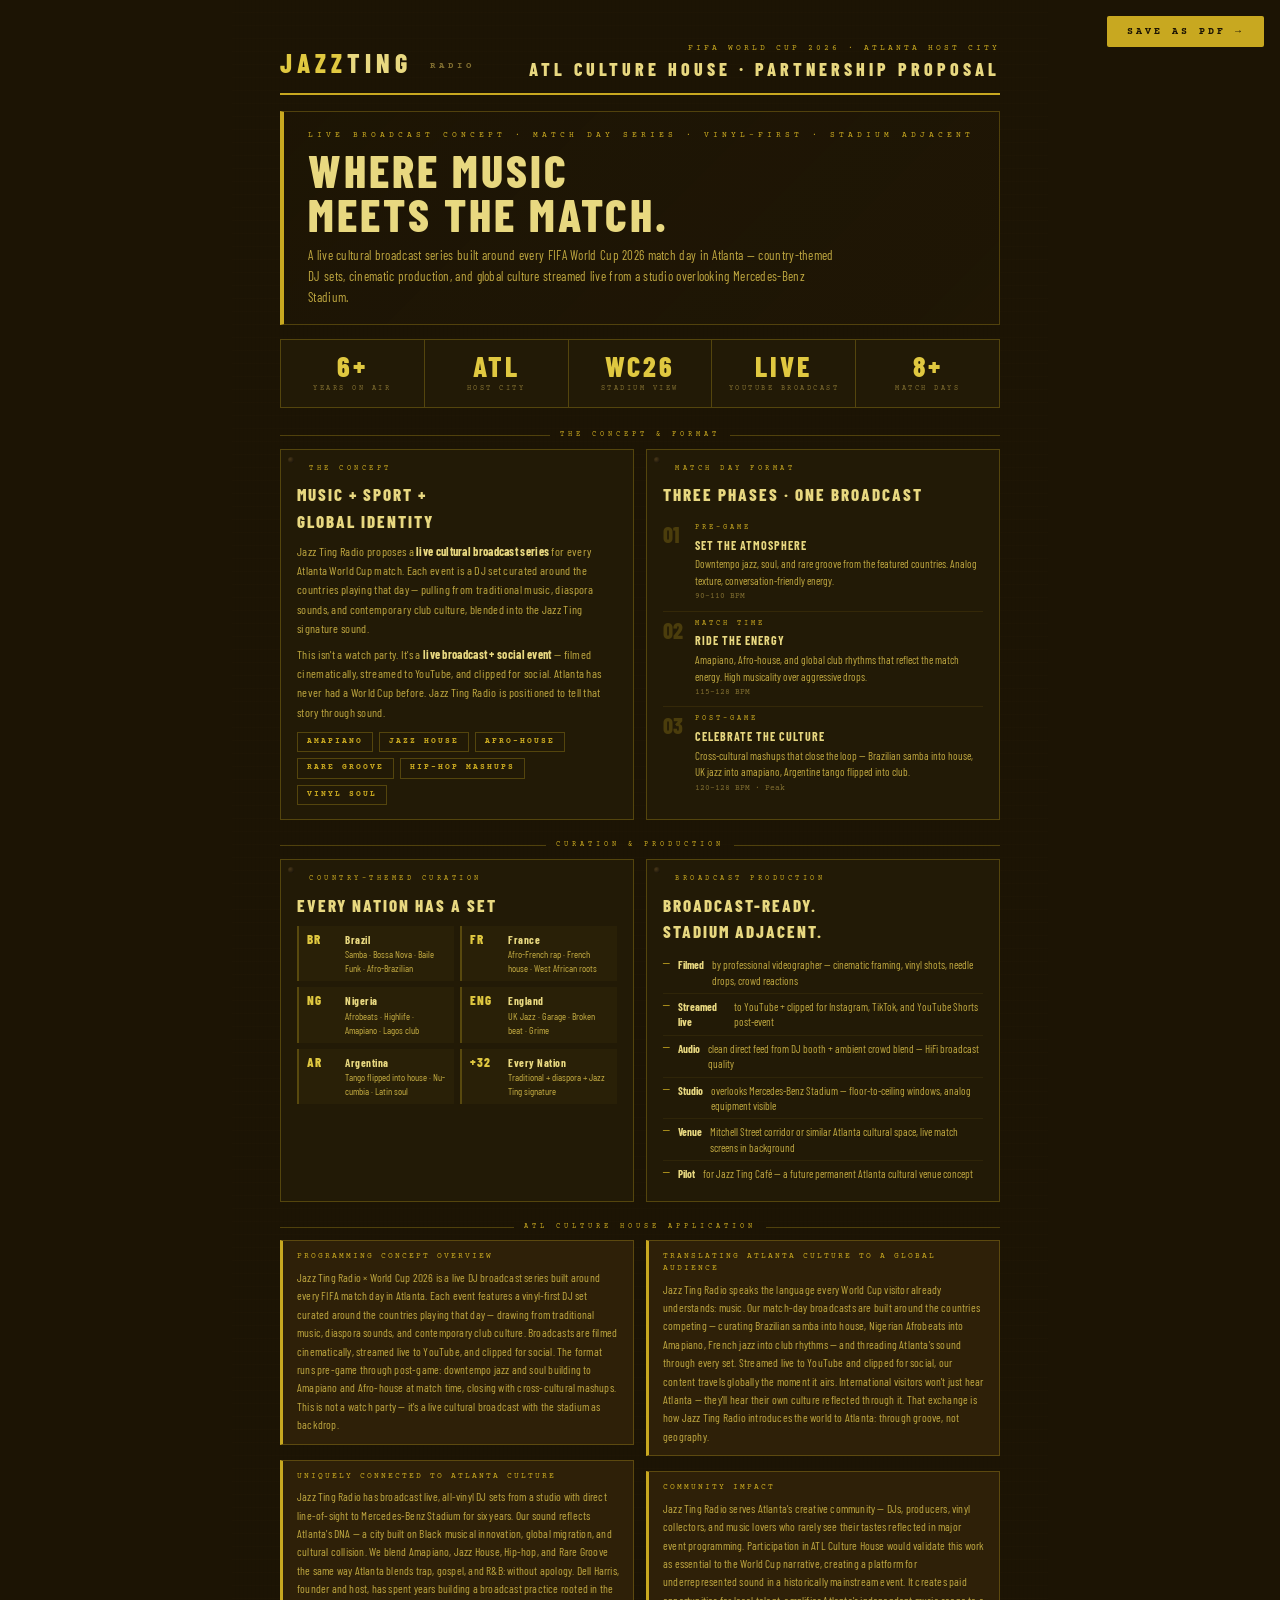
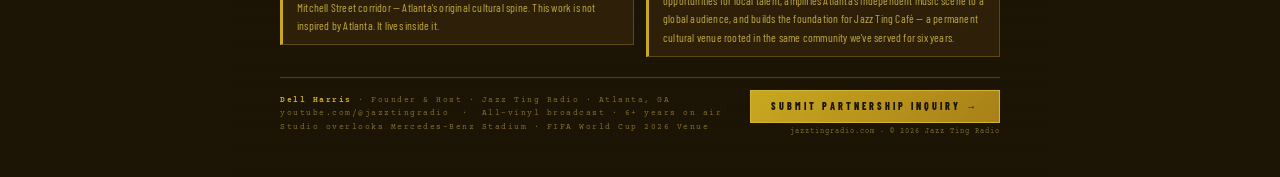
<file: one-sheet.html>
<!DOCTYPE html>
<html lang="en">
<head>
  <meta charset="UTF-8">
  <meta name="viewport" content="width=device-width, initial-scale=1.0">
  <title>Jazz Ting Radio × World Cup 2026 — One Sheet</title>
  <link rel="preconnect" href="https://fonts.googleapis.com">
  <link href="https://fonts.googleapis.com/css2?family=Barlow+Condensed:wght@400;500;600;700;800&family=Courier+Prime:wght@400;700&display=swap" rel="stylesheet">
  <style>
    /* ── Reset ──────────────────────────────────────────────── */
    *, *::before, *::after { box-sizing: border-box; margin: 0; padding: 0; }

    /* ── Design Tokens ───────────────────────────────────────── */
    :root {
      --bg:          #1c1404;
      --panel:       #221a06;
      --panel-mid:   #2e2008;
      --gold:        #c8a820;
      --gold-light:  #d4b430;
      --gold-bright: #e0c840;
      --cream:       #e8d880;
      --cream-dim:   #c0a840;
      --muted:       #806e30;
      --border:      rgba(200,168,32,0.3);
    }

    /* ── Print Button (screen only) ──────────────────────────── */
    .print-btn {
      position: fixed;
      top: 16px; right: 16px;
      background: var(--gold);
      color: #1c1404;
      font-family: 'Courier Prime', monospace;
      font-size: 10px; font-weight: 700;
      letter-spacing: 3px; text-transform: uppercase;
      border: none; padding: 10px 20px;
      cursor: pointer; z-index: 999;
      border-radius: 2px;
    }
    .print-btn:hover { background: var(--gold-bright); }
    @media print { .print-btn { display: none; } }

    /* ── Page ────────────────────────────────────────────────── */
    html, body {
      width: 100%;
      background: var(--bg);
      color: var(--cream);
      font-family: 'Barlow Condensed', sans-serif;
      font-size: 13px;
      line-height: 1.55;
      -webkit-print-color-adjust: exact;
      print-color-adjust: exact;
    }

    .page {
      width: 8.5in;
      min-height: 11in;
      margin: 0 auto;
      background: var(--bg);
      background-image:
        repeating-linear-gradient(90deg, transparent 0, transparent 3px, rgba(0,0,0,0.04) 3px, rgba(0,0,0,0.04) 4px),
        repeating-linear-gradient(180deg, transparent 0, transparent 12px, rgba(68,48,16,0.05) 12px, rgba(68,48,16,0.05) 13px);
      padding: 0.45in 0.5in 0.4in;
      display: flex;
      flex-direction: column;
      gap: 0;
    }

    @media print {
      html, body { width: 8.5in; }
      .page { margin: 0; padding: 0.4in 0.45in 0.35in; min-height: 0; }
      @page { size: 8.5in 11in; margin: 0; }
    }

    /* ── Header ──────────────────────────────────────────────── */
    .os-header {
      display: flex;
      align-items: center;
      justify-content: space-between;
      padding-bottom: 10px;
      border-bottom: 2px solid var(--gold);
      margin-bottom: 16px;
    }
    .os-logo {
      font-family: 'Barlow Condensed', sans-serif;
      font-weight: 800;
      font-size: 26px;
      letter-spacing: 5px;
      text-transform: uppercase;
      line-height: 1;
    }
    .os-logo-jazz  { color: var(--gold-bright); }
    .os-logo-ting  { color: var(--cream); }
    .os-logo-radio {
      font-family: 'Courier Prime', monospace;
      font-size: 9px;
      letter-spacing: 4px;
      color: var(--muted);
      font-weight: 700;
      margin-left: 8px;
      vertical-align: middle;
    }
    .os-header-right {
      text-align: right;
    }
    .os-header-right .tag {
      font-family: 'Courier Prime', monospace;
      font-size: 8px;
      letter-spacing: 3px;
      color: var(--gold);
      text-transform: uppercase;
      display: block;
    }
    .os-header-right .year {
      font-family: 'Barlow Condensed', sans-serif;
      font-weight: 800;
      font-size: 18px;
      letter-spacing: 4px;
      color: var(--cream);
      text-transform: uppercase;
    }

    /* ── Brass rule ──────────────────────────────────────────── */
    .rule {
      height: 1px;
      background: linear-gradient(90deg, transparent, var(--gold), var(--gold-light), var(--gold), transparent);
      opacity: 0.5;
      margin: 0;
    }

    /* ── Hero Strip ──────────────────────────────────────────── */
    .os-hero {
      background:
        linear-gradient(135deg, rgba(28,20,4,0.96) 0%, rgba(28,20,4,0.85) 100%),
        var(--panel-mid);
      border: 1px solid var(--border);
      border-left: 4px solid var(--gold);
      padding: 18px 24px 16px;
      margin-bottom: 14px;
      position: relative;
    }
    .os-hero-eyebrow {
      font-family: 'Courier Prime', monospace;
      font-size: 7.5px;
      letter-spacing: 4px;
      text-transform: uppercase;
      color: var(--gold);
      margin-bottom: 6px;
    }
    .os-hero-title {
      font-family: 'Barlow Condensed', sans-serif;
      font-weight: 800;
      font-size: 46px;
      letter-spacing: 3px;
      text-transform: uppercase;
      color: var(--cream);
      line-height: 0.95;
      margin-bottom: 10px;
    }
    .os-hero-sub {
      font-size: 13px;
      color: var(--cream-dim);
      max-width: 5.5in;
      letter-spacing: 0.3px;
      line-height: 1.6;
    }

    /* ── Two-column grid ──────────────────────────────────────── */
    .os-grid-2 {
      display: grid;
      grid-template-columns: 1fr 1fr;
      gap: 12px;
      margin-bottom: 12px;
    }
    .os-grid-3 {
      display: grid;
      grid-template-columns: 1fr 1fr 1fr;
      gap: 12px;
      margin-bottom: 12px;
    }

    /* ── Block card ──────────────────────────────────────────── */
    .os-block {
      background: var(--panel);
      border: 1px solid var(--border);
      padding: 14px 16px;
      position: relative;
    }
    /* corner screw */
    .os-block::before {
      content: '';
      position: absolute;
      top: 7px; left: 7px;
      width: 6px; height: 6px;
      border-radius: 50%;
      background: radial-gradient(circle at 35% 35%, #4a3818, #0d0a04);
    }
    .os-block-label {
      font-family: 'Courier Prime', monospace;
      font-size: 7px;
      letter-spacing: 3.5px;
      text-transform: uppercase;
      color: var(--gold);
      margin-bottom: 7px;
      padding-left: 12px;
    }
    .os-block-title {
      font-family: 'Barlow Condensed', sans-serif;
      font-weight: 800;
      font-size: 17px;
      letter-spacing: 2px;
      text-transform: uppercase;
      color: var(--cream);
      margin-bottom: 8px;
    }
    .os-block p {
      font-size: 12px;
      color: var(--cream-dim);
      line-height: 1.6;
      letter-spacing: 0.3px;
    }
    .os-block p strong {
      color: var(--cream);
      font-weight: 700;
    }

    /* ── Format phases ────────────────────────────────────────── */
    .phase-row {
      display: flex;
      align-items: flex-start;
      gap: 10px;
      padding: 7px 0;
      border-bottom: 1px solid rgba(200,168,32,0.1);
    }
    .phase-row:last-child { border-bottom: none; }
    .phase-num {
      font-family: 'Barlow Condensed', sans-serif;
      font-weight: 800;
      font-size: 22px;
      color: rgba(200,168,32,0.25);
      line-height: 1;
      flex-shrink: 0;
      width: 22px;
    }
    .phase-info {}
    .phase-name {
      font-family: 'Courier Prime', monospace;
      font-size: 7px;
      letter-spacing: 3px;
      text-transform: uppercase;
      color: var(--gold);
      margin-bottom: 2px;
    }
    .phase-title {
      font-weight: 700;
      font-size: 12px;
      text-transform: uppercase;
      letter-spacing: 1px;
      color: var(--cream);
      margin-bottom: 2px;
    }
    .phase-desc {
      font-size: 11px;
      color: var(--cream-dim);
      line-height: 1.5;
    }
    .phase-bpm {
      font-family: 'Courier Prime', monospace;
      font-size: 8px;
      color: var(--muted);
      margin-top: 2px;
    }

    /* ── Country grid ─────────────────────────────────────────── */
    .country-grid {
      display: grid;
      grid-template-columns: 1fr 1fr;
      gap: 6px;
    }
    .country-item {
      display: flex;
      align-items: flex-start;
      gap: 8px;
      padding: 6px 8px;
      background: rgba(200,168,32,0.04);
      border-left: 2px solid var(--border);
    }
    .country-iso {
      font-family: 'Barlow Condensed', sans-serif;
      font-weight: 800;
      font-size: 13px;
      letter-spacing: 1px;
      color: var(--gold-bright);
      flex-shrink: 0;
      width: 30px;
      line-height: 1.2;
    }
    .country-sounds {
      font-size: 10px;
      color: var(--cream-dim);
      line-height: 1.4;
    }
    .country-name {
      font-weight: 700;
      font-size: 11px;
      color: var(--cream);
      display: block;
      letter-spacing: 0.5px;
    }

    /* ── Production specs ─────────────────────────────────────── */
    .spec-list {
      list-style: none;
    }
    .spec-list li {
      display: flex;
      align-items: flex-start;
      gap: 8px;
      padding: 5px 0;
      border-bottom: 1px solid rgba(200,168,32,0.08);
      font-size: 11px;
      color: var(--cream-dim);
      line-height: 1.4;
    }
    .spec-list li:last-child { border-bottom: none; }
    .spec-list li::before {
      content: '—';
      color: var(--gold);
      flex-shrink: 0;
      font-family: 'Courier Prime', monospace;
    }
    .spec-list strong { color: var(--cream); font-weight: 700; }

    /* ── Stats row ────────────────────────────────────────────── */
    .stats-row {
      display: flex;
      gap: 0;
      margin-bottom: 12px;
    }
    .stat-block {
      flex: 1;
      background: var(--panel);
      border: 1px solid var(--border);
      border-right: none;
      padding: 12px 14px;
      text-align: center;
    }
    .stat-block:last-child { border-right: 1px solid var(--border); }
    .stat-n {
      font-family: 'Barlow Condensed', sans-serif;
      font-weight: 800;
      font-size: 28px;
      letter-spacing: 3px;
      color: var(--gold-bright);
      line-height: 1;
      display: block;
    }
    .stat-l {
      font-family: 'Courier Prime', monospace;
      font-size: 7px;
      letter-spacing: 2.5px;
      text-transform: uppercase;
      color: var(--muted);
      display: block;
      margin-top: 4px;
    }

    /* ── Genres strip ─────────────────────────────────────────── */
    .genres-strip {
      display: flex;
      flex-wrap: wrap;
      gap: 6px;
      margin-top: 10px;
    }
    .genre-tag {
      font-family: 'Courier Prime', monospace;
      font-size: 8px;
      font-weight: 700;
      letter-spacing: 2px;
      text-transform: uppercase;
      color: var(--gold);
      border: 1px solid var(--border);
      padding: 3px 9px;
    }

    /* ── ATL Culture House answers ────────────────────────────── */
    .qa-block {
      background: var(--panel-mid);
      border: 1px solid var(--border);
      border-left: 3px solid var(--gold);
      padding: 10px 14px;
      margin-bottom: 8px;
    }
    .qa-q {
      font-family: 'Courier Prime', monospace;
      font-size: 7.5px;
      letter-spacing: 2px;
      text-transform: uppercase;
      color: var(--gold);
      margin-bottom: 5px;
    }
    .qa-a {
      font-size: 11.5px;
      color: var(--cream-dim);
      line-height: 1.6;
      letter-spacing: 0.2px;
    }

    /* ── Footer ──────────────────────────────────────────────── */
    .os-footer {
      margin-top: auto;
      padding-top: 12px;
      border-top: 1px solid var(--border);
      display: flex;
      align-items: center;
      justify-content: space-between;
    }
    .os-footer-left {
      font-family: 'Courier Prime', monospace;
      font-size: 8px;
      letter-spacing: 1.5px;
      color: var(--muted);
      line-height: 1.7;
    }
    .os-footer-left strong { color: var(--gold); }
    .os-footer-cta {
      text-align: right;
    }
    .os-footer-cta a {
      display: inline-block;
      background: linear-gradient(135deg, var(--gold), #a88018);
      color: #1c1404;
      font-family: 'Barlow Condensed', sans-serif;
      font-weight: 800;
      font-size: 10px;
      letter-spacing: 3px;
      text-transform: uppercase;
      text-decoration: none;
      padding: 8px 20px;
      border: 1px solid var(--gold-light);
    }
    .os-footer-cta .url {
      display: block;
      font-family: 'Courier Prime', monospace;
      font-size: 7px;
      letter-spacing: 1px;
      color: var(--muted);
      margin-top: 4px;
      text-align: right;
    }

    /* ── Section divider label ────────────────────────────────── */
    .section-divider {
      display: flex;
      align-items: center;
      gap: 10px;
      margin: 10px 0 8px;
    }
    .section-divider span {
      font-family: 'Courier Prime', monospace;
      font-size: 7px;
      letter-spacing: 4px;
      text-transform: uppercase;
      color: var(--gold);
      flex-shrink: 0;
    }
    .section-divider::before, .section-divider::after {
      content: '';
      flex: 1;
      height: 1px;
      background: var(--border);
    }
  </style>
</head>
<body>

<button class="print-btn" onclick="window.print()">Save as PDF →</button>

<div class="page">

  <!-- HEADER -->
  <header class="os-header">
    <div class="os-logo">
      <span class="os-logo-jazz">Jazz</span><span class="os-logo-ting">Ting</span>
      <span class="os-logo-radio">Radio</span>
    </div>
    <div class="os-header-right">
      <span class="tag">FIFA World Cup 2026 · Atlanta Host City</span>
      <span class="year">ATL Culture House · Partnership Proposal</span>
    </div>
  </header>

  <!-- HERO -->
  <div class="os-hero">
    <div class="os-hero-eyebrow">Live Broadcast Concept · Match Day Series · Vinyl-First · Stadium Adjacent</div>
    <div class="os-hero-title">Where Music<br>Meets the Match.</div>
    <p class="os-hero-sub">A live cultural broadcast series built around every FIFA World Cup 2026 match day in Atlanta — country-themed DJ sets, cinematic production, and global culture streamed live from a studio overlooking Mercedes-Benz Stadium.</p>
  </div>

  <!-- STATS -->
  <div class="stats-row">
    <div class="stat-block"><span class="stat-n">6+</span><span class="stat-l">Years on Air</span></div>
    <div class="stat-block"><span class="stat-n">ATL</span><span class="stat-l">Host City</span></div>
    <div class="stat-block"><span class="stat-n">WC26</span><span class="stat-l">Stadium View</span></div>
    <div class="stat-block"><span class="stat-n">LIVE</span><span class="stat-l">YouTube Broadcast</span></div>
    <div class="stat-block"><span class="stat-n">8+</span><span class="stat-l">Match Days</span></div>
  </div>

  <!-- CONCEPT + FORMAT -->
  <div class="section-divider"><span>The Concept &amp; Format</span></div>
  <div class="os-grid-2" style="margin-bottom:10px;">

    <div class="os-block">
      <div class="os-block-label">The Concept</div>
      <div class="os-block-title">Music + Sport +<br>Global Identity</div>
      <p>Jazz Ting Radio proposes a <strong>live cultural broadcast series</strong> for every Atlanta World Cup match. Each event is a DJ set curated around the countries playing that day — pulling from traditional music, diaspora sounds, and contemporary club culture, blended into the Jazz Ting signature sound.</p>
      <p style="margin-top:7px;">This isn't a watch party. It's a <strong>live broadcast + social event</strong> — filmed cinematically, streamed to YouTube, and clipped for social. Atlanta has never had a World Cup before. Jazz Ting Radio is positioned to tell that story through sound.</p>
      <div class="genres-strip">
        <span class="genre-tag">Amapiano</span>
        <span class="genre-tag">Jazz House</span>
        <span class="genre-tag">Afro-house</span>
        <span class="genre-tag">Rare Groove</span>
        <span class="genre-tag">Hip-hop Mashups</span>
        <span class="genre-tag">Vinyl Soul</span>
      </div>
    </div>

    <div class="os-block">
      <div class="os-block-label">Match Day Format</div>
      <div class="os-block-title">Three Phases · One Broadcast</div>
      <div class="phase-row">
        <div class="phase-num">01</div>
        <div class="phase-info">
          <div class="phase-name">Pre-Game</div>
          <div class="phase-title">Set the Atmosphere</div>
          <div class="phase-desc">Downtempo jazz, soul, and rare groove from the featured countries. Analog texture, conversation-friendly energy.</div>
          <div class="phase-bpm">90–110 BPM</div>
        </div>
      </div>
      <div class="phase-row">
        <div class="phase-num">02</div>
        <div class="phase-info">
          <div class="phase-name">Match Time</div>
          <div class="phase-title">Ride the Energy</div>
          <div class="phase-desc">Amapiano, Afro-house, and global club rhythms that reflect the match energy. High musicality over aggressive drops.</div>
          <div class="phase-bpm">115–128 BPM</div>
        </div>
      </div>
      <div class="phase-row">
        <div class="phase-num">03</div>
        <div class="phase-info">
          <div class="phase-name">Post-Game</div>
          <div class="phase-title">Celebrate the Culture</div>
          <div class="phase-desc">Cross-cultural mashups that close the loop — Brazilian samba into house, UK jazz into amapiano, Argentine tango flipped into club.</div>
          <div class="phase-bpm">120–128 BPM · Peak</div>
        </div>
      </div>
    </div>

  </div>

  <!-- CURATION + PRODUCTION -->
  <div class="section-divider"><span>Curation &amp; Production</span></div>
  <div class="os-grid-2" style="margin-bottom:10px;">

    <div class="os-block">
      <div class="os-block-label">Country-Themed Curation</div>
      <div class="os-block-title">Every Nation Has a Set</div>
      <div class="country-grid">
        <div class="country-item">
          <div class="country-iso">BR</div>
          <div class="country-sounds"><span class="country-name">Brazil</span>Samba · Bossa Nova · Baile Funk · Afro-Brazilian</div>
        </div>
        <div class="country-item">
          <div class="country-iso">FR</div>
          <div class="country-sounds"><span class="country-name">France</span>Afro-French rap · French house · West African roots</div>
        </div>
        <div class="country-item">
          <div class="country-iso">NG</div>
          <div class="country-sounds"><span class="country-name">Nigeria</span>Afrobeats · Highlife · Amapiano · Lagos club</div>
        </div>
        <div class="country-item">
          <div class="country-iso">ENG</div>
          <div class="country-sounds"><span class="country-name">England</span>UK Jazz · Garage · Broken beat · Grime</div>
        </div>
        <div class="country-item">
          <div class="country-iso">AR</div>
          <div class="country-sounds"><span class="country-name">Argentina</span>Tango flipped into house · Nu-cumbia · Latin soul</div>
        </div>
        <div class="country-item">
          <div class="country-iso">+32</div>
          <div class="country-sounds"><span class="country-name">Every Nation</span>Traditional + diaspora + Jazz Ting signature</div>
        </div>
      </div>
    </div>

    <div class="os-block">
      <div class="os-block-label">Broadcast Production</div>
      <div class="os-block-title">Broadcast-Ready.<br>Stadium Adjacent.</div>
      <ul class="spec-list">
        <li><strong>Filmed</strong> by professional videographer — cinematic framing, vinyl shots, needle drops, crowd reactions</li>
        <li><strong>Streamed live</strong> to YouTube + clipped for Instagram, TikTok, and YouTube Shorts post-event</li>
        <li><strong>Audio</strong> clean direct feed from DJ booth + ambient crowd blend — HiFi broadcast quality</li>
        <li><strong>Studio</strong> overlooks Mercedes-Benz Stadium — floor-to-ceiling windows, analog equipment visible</li>
        <li><strong>Venue</strong> Mitchell Street corridor or similar Atlanta cultural space, live match screens in background</li>
        <li><strong>Pilot</strong> for Jazz Ting Café — a future permanent Atlanta cultural venue concept</li>
      </ul>
    </div>

  </div>

  <!-- ATL CULTURE HOUSE ANSWERS -->
  <div class="section-divider"><span>ATL Culture House Application</span></div>

  <div class="os-grid-2" style="margin-bottom:0;">
    <div style="display:flex;flex-direction:column;gap:7px;">
      <div class="qa-block">
        <div class="qa-q">Programming Concept Overview</div>
        <div class="qa-a">Jazz Ting Radio × World Cup 2026 is a live DJ broadcast series built around every FIFA match day in Atlanta. Each event features a vinyl-first DJ set curated around the countries playing that day — drawing from traditional music, diaspora sounds, and contemporary club culture. Broadcasts are filmed cinematically, streamed live to YouTube, and clipped for social. The format runs pre-game through post-game: downtempo jazz and soul building to Amapiano and Afro-house at match time, closing with cross-cultural mashups. This is not a watch party — it's a live cultural broadcast with the stadium as backdrop.</div>
      </div>
      <div class="qa-block">
        <div class="qa-q">Uniquely Connected to Atlanta Culture</div>
        <div class="qa-a">Jazz Ting Radio has broadcast live, all-vinyl DJ sets from a studio with direct line-of-sight to Mercedes-Benz Stadium for six years. Our sound reflects Atlanta's DNA — a city built on Black musical innovation, global migration, and cultural collision. We blend Amapiano, Jazz House, Hip-hop, and Rare Groove the same way Atlanta blends trap, gospel, and R&B: without apology. Dell Harris, founder and host, has spent years building a broadcast practice rooted in the Mitchell Street corridor — Atlanta's original cultural spine. This work is not inspired by Atlanta. It lives inside it.</div>
      </div>
    </div>
    <div style="display:flex;flex-direction:column;gap:7px;">
      <div class="qa-block">
        <div class="qa-q">Translating Atlanta Culture to a Global Audience</div>
        <div class="qa-a">Jazz Ting Radio speaks the language every World Cup visitor already understands: music. Our match-day broadcasts are built around the countries competing — curating Brazilian samba into house, Nigerian Afrobeats into Amapiano, French jazz into club rhythms — and threading Atlanta's sound through every set. Streamed live to YouTube and clipped for social, our content travels globally the moment it airs. International visitors won't just hear Atlanta — they'll hear their own culture reflected through it. That exchange is how Jazz Ting Radio introduces the world to Atlanta: through groove, not geography.</div>
      </div>
      <div class="qa-block">
        <div class="qa-q">Community Impact</div>
        <div class="qa-a">Jazz Ting Radio serves Atlanta's creative community — DJs, producers, vinyl collectors, and music lovers who rarely see their tastes reflected in major event programming. Participation in ATL Culture House would validate this work as essential to the World Cup narrative, creating a platform for underrepresented sound in a historically mainstream event. It creates paid opportunities for local talent, amplifies Atlanta's independent music scene to a global audience, and builds the foundation for Jazz Ting Café — a permanent cultural venue rooted in the same community we've served for six years.</div>
      </div>
    </div>
  </div>

  <!-- FOOTER -->
  <footer class="os-footer" style="margin-top:12px;">
    <div class="os-footer-left">
      <strong>Dell Harris</strong> · Founder &amp; Host · Jazz Ting Radio · Atlanta, GA<br>
      youtube.com/@jazztingradio &nbsp;·&nbsp; All-vinyl broadcast · 6+ years on air<br>
      Studio overlooks Mercedes-Benz Stadium · FIFA World Cup 2026 Venue
    </div>
    <div class="os-footer-cta">
      <a href="https://docs.google.com/forms/d/e/1FAIpQLSfRcRvcwnFWovO3eB3N-dpkJ9QsE4e2TLlTL3iY-E5-s3zFxw/viewform" target="_blank">
        Submit Partnership Inquiry →
      </a>
      <span class="url">jazztingradio.com · © 2026 Jazz Ting Radio</span>
    </div>
  </footer>

</div>
</body>
</html>
</file>
<file: style.css>
/* ================================================================
   JAZZ TING RADIO × WORLD CUP 2026
   VINTAGE TUBE AMPLIFIER THEME
   Walnut · Brass · Bakelite · Vacuum Tubes · Warm Glow
================================================================ */

@import url('https://fonts.googleapis.com/css2?family=Bebas+Neue&family=Barlow+Condensed:wght@400;500;600;700;800&family=Courier+Prime:wght@400;700&family=Inter:wght@300;400;500;600&display=swap');

*, *::before, *::after { box-sizing: border-box; margin: 0; padding: 0; }

/* ── Design Tokens ────────────────────────────────────────── */
:root {
  --wood:          #1c1404;   /* VHS dark chocolate */
  --wood-mid:      #241a06;
  --wood-panel:    #2e2008;   /* main VHS brown */
  --wood-light:    #443010;
  --brass:         #7a6408;
  --brass-mid:     #9a8010;
  --brass-warm:    #c8a820;   /* VHS gold – primary accent */
  --brass-light:   #d4b430;   /* VHS yellow-gold */
  --brass-bright:  #e0c840;   /* VHS bright yellow */
  --brass-sheen:   #f0de70;   /* VHS highlight */
  --panel:         #100e04;
  --panel-face:    #1a1606;
  --panel-mid:     #201c08;
  --bakelite:      #0e0c04;
  --bakelite-mid:  #181408;
  --tube-warm:     #d4a820;   /* VHS warm amber → shifted yellow */
  --tube-hot:      #b89020;
  --tube-faint:    rgba(212,168,32,0.15);
  --tube-glow:     rgba(212,168,32,0.5);
  --tube-glass:    rgba(240,220,100,0.12);
  --pilot-green:   #00e878;
  --pilot-glow:    rgba(0,232,120,0.5);
  --vu-green:      #c8d040;   /* VHS yellow-green */
  --vu-yellow:     #e0c030;
  --vu-red:        #c04020;
  --cream:         #e8d880;   /* VHS yellow-cream – primary text */
  --cream-dim:     #c0a840;   /* dimmer VHS gold */
  --cream-faint:   rgba(232,216,128,0.65);
  --muted:         #806e30;   /* muted VHS gold */
  --border-brass:  rgba(200,168,32,0.3);
  --border-wood:   rgba(68,48,16,0.5);
  --screw:         #4a3818;
  --steel:         #8a8060;
  --header-h:      80px;
}

/* ── Scrollbar ────────────────────────────────────────────── */
::-webkit-scrollbar { width: 6px; }
::-webkit-scrollbar-track { background: var(--wood); }
::-webkit-scrollbar-thumb { background: var(--brass); border-radius: 3px; }

/* ── Base ─────────────────────────────────────────────────── */
html { scroll-behavior: smooth; overflow-x: clip; max-width: 100%; }

body {
  background-color: var(--wood);
  background-image:
    repeating-linear-gradient(90deg,
      transparent 0px, transparent 3px,
      rgba(0,0,0,0.03) 3px, rgba(0,0,0,0.03) 4px),
    repeating-linear-gradient(180deg,
      transparent 0px, transparent 12px,
      rgba(68,48,16,0.06) 12px, rgba(68,48,16,0.06) 13px);
  color: var(--cream);
  font-family: 'Barlow Condensed', sans-serif;
  font-weight: 400;
  font-size: 16px;
  line-height: 1.65;
  min-height: 100vh;
  letter-spacing: 0.3px;
  overflow-x: clip;
  max-width: 100%;
}

a { color: var(--brass-warm); text-decoration: none; transition: color 0.2s; }
a:hover { color: var(--brass-bright); }
img { display: block; max-width: 100%; }

/* ── Shared Panel Face ────────────────────────────────────── */
.panel-face {
  background:
    linear-gradient(180deg,
      rgba(255,220,120,0.04) 0%,
      transparent 30%,
      rgba(0,0,0,0.1) 100%),
    var(--panel-face);
  border: 1px solid var(--border-brass);
  position: relative;
}

/* Corner screws — decorative rivets */
.panel-face::before, .panel-face::after {
  content: '';
  position: absolute;
  width: 10px; height: 10px;
  border-radius: 50%;
  background: radial-gradient(circle at 35% 35%, var(--screw) 40%, #1a0e04 100%);
  box-shadow: inset 0 1px 2px rgba(255,255,255,0.1), 0 1px 2px rgba(0,0,0,0.8);
  z-index: 1;
}
.panel-face::before { top: 10px; left: 10px; }
.panel-face::after  { top: 10px; right: 10px; }

/* ── Logo ─────────────────────────────────────────────────── */
.logo, .footer-logo {
  font-family: 'Barlow Condensed', sans-serif;
  font-weight: 800;
  font-size: 28px;
  letter-spacing: 4px;
  text-transform: uppercase;
  text-decoration: none;
  display: inline-flex;
  align-items: baseline;
  gap: 2px;
  line-height: 1;
  filter: drop-shadow(0 0 8px rgba(212,180,48,0.3));
}
.logo-jazz  { color: var(--brass-bright); }
.logo-ting  {
  background: linear-gradient(135deg, var(--brass-bright), var(--cream));
  -webkit-background-clip: text;
  -webkit-text-fill-color: transparent;
  background-clip: text;
}
.logo-radio {
  font-size: 10px;
  font-family: 'Courier Prime', monospace;
  font-weight: 700;
  letter-spacing: 4px;
  text-transform: uppercase;
  color: var(--muted);
  -webkit-text-fill-color: var(--muted);
  margin-left: 6px;
  align-self: flex-end;
  margin-bottom: 3px;
}

/* ── VACUUM TUBE Component ────────────────────────────────── */
.vac-tube {
  display: inline-flex;
  flex-direction: column;
  align-items: center;
  gap: 0;
  position: relative;
}
.tube-glass {
  width: 22px;
  height: 44px;
  background: linear-gradient(180deg,
    rgba(255,200,120,0.22) 0%,
    rgba(255,140,0,0.15) 40%,
    rgba(255,100,0,0.08) 80%,
    transparent 100%);
  border: 1px solid rgba(255,200,80,0.25);
  border-radius: 50% 50% 30% 30% / 40% 40% 20% 20%;
  position: relative;
  box-shadow:
    0 0 8px  var(--tube-glow),
    0 0 18px rgba(255,100,0,0.3),
    0 0 35px rgba(255,80,0,0.15),
    inset 0 0 8px rgba(255,160,40,0.1);
  animation: tubeGlow 2.8s ease-in-out infinite;
}
.tube-glass::before { /* filament */
  content: '';
  position: absolute;
  bottom: 6px; left: 50%;
  transform: translateX(-50%);
  width: 2px; height: 14px;
  background: linear-gradient(to top, var(--tube-warm), var(--brass-bright));
  border-radius: 1px;
  box-shadow: 0 0 4px var(--tube-warm), 0 0 8px rgba(255,180,0,0.8);
  animation: filamentFlicker 3.5s ease-in-out infinite;
}
.tube-base {
  width: 22px; height: 10px;
  background: linear-gradient(180deg, #2a1a08, #0d0a04);
  border-radius: 0 0 4px 4px;
  border: 1px solid rgba(200,150,30,0.2);
  border-top: none;
}
.tube-pins {
  display: flex; gap: 5px; margin-top: 2px;
}
.tube-pin {
  width: 2px; height: 8px;
  background: var(--steel);
  border-radius: 1px;
  opacity: 0.7;
}
@keyframes tubeGlow {
  0%,100% { box-shadow: 0 0 8px var(--tube-glow), 0 0 18px rgba(255,100,0,.3), 0 0 35px rgba(255,80,0,.15), inset 0 0 8px rgba(255,160,40,.1); opacity: .85; }
  50%      { box-shadow: 0 0 14px var(--tube-glow), 0 0 28px rgba(255,130,0,.5), 0 0 55px rgba(255,80,0,.25), inset 0 0 14px rgba(255,180,40,.15); opacity: 1; }
}
@keyframes filamentFlicker {
  0%,85%,100% { opacity: 1; }
  87%          { opacity: .6; }
  90%          { opacity: 1; }
  93%          { opacity: .8; }
}

/* ── KNOB Component ───────────────────────────────────────── */
.knob-wrap {
  display: flex;
  flex-direction: column;
  align-items: center;
  gap: 6px;
  cursor: pointer;
  user-select: none;
}
.knob-dial {
  width: 44px; height: 44px;
  border-radius: 50%;
  background: radial-gradient(circle at 38% 32%,
    #2a2418 0%, #1a1208 50%, #0d0a04 100%);
  box-shadow:
    0 6px 12px rgba(0,0,0,.9),
    0 2px 4px  rgba(0,0,0,.7),
    inset 0 1px 3px rgba(255,220,120,.06),
    inset 0 -2px 4px rgba(0,0,0,.6),
    0 0 0 2px rgba(200,150,30,.35),
    0 0 0 4px rgba(0,0,0,.6);
  position: relative;
  transition: transform 0.35s cubic-bezier(0.34, 1.56, 0.64, 1),
              box-shadow 0.3s;
}
.knob-dial::before { /* outer grip ring */
  content: '';
  position: absolute;
  inset: -3px;
  border-radius: 50%;
  background: repeating-conic-gradient(
    rgba(200,150,30,.15) 0deg 6deg,
    transparent 6deg 12deg
  );
}
.knob-dial::after { /* indicator mark */
  content: '';
  position: absolute;
  top: 5px; left: 50%;
  transform: translateX(-50%);
  width: 3px; height: 10px;
  background: linear-gradient(to bottom, var(--brass-bright), var(--tube-warm));
  border-radius: 2px;
  box-shadow: 0 0 5px var(--tube-warm), 0 0 10px rgba(255,140,0,.5);
}
.knob-wrap:hover .knob-dial {
  transform: rotate(40deg);
  box-shadow:
    0 6px 16px rgba(0,0,0,.9),
    0 2px 4px  rgba(0,0,0,.7),
    inset 0 1px 3px rgba(255,220,120,.1),
    inset 0 -2px 4px rgba(0,0,0,.6),
    0 0 0 2px rgba(200,150,30,.6),
    0 0 0 4px rgba(0,0,0,.6),
    0 0 20px rgba(255,140,0,.25);
}
.knob-label {
  font-family: 'Courier Prime', monospace;
  font-size: 9px;
  font-weight: 700;
  letter-spacing: 2px;
  text-transform: uppercase;
  color: var(--cream-dim);
  text-shadow: 0 1px 3px rgba(0,0,0,.9);
  white-space: nowrap;
}

/* Knob scale marks */
.knob-scale {
  position: relative;
  width: 56px; height: 56px;
  display: flex; align-items: center; justify-content: center;
}
.knob-scale-dot {
  position: absolute;
  width: 3px; height: 3px;
  border-radius: 50%;
  background: var(--brass);
  opacity: .5;
}

/* ── TOGGLE SWITCH ────────────────────────────────────────── */
.toggle-btn {
  display: inline-flex;
  align-items: center;
  gap: 10px;
  background: linear-gradient(180deg, #1a1208, #0d0a04);
  border: 1px solid rgba(200,150,30,.3);
  border-radius: 3px;
  padding: 10px 20px;
  cursor: pointer;
  font-family: 'Courier Prime', monospace;
  font-size: 11px;
  font-weight: 700;
  letter-spacing: 2px;
  text-transform: uppercase;
  color: var(--cream-dim);
  box-shadow:
    0 4px 8px rgba(0,0,0,.8),
    inset 0 1px 2px rgba(255,220,120,.04),
    inset 0 -1px 2px rgba(0,0,0,.5);
  transition: all 0.15s;
  position: relative;
  overflow: hidden;
}
.toggle-btn::before {
  content: '';
  position: absolute; inset: 0;
  background: linear-gradient(to bottom,
    rgba(255,220,120,.03) 0%, transparent 50%);
  pointer-events: none;
}
.toggle-btn:hover {
  border-color: rgba(200,150,30,.6);
  color: var(--cream);
  box-shadow:
    0 4px 8px rgba(0,0,0,.8),
    inset 0 1px 2px rgba(255,220,120,.06),
    inset 0 -1px 2px rgba(0,0,0,.5),
    0 0 12px rgba(255,140,0,.2);
}
.toggle-btn:active {
  transform: translateY(1px);
  box-shadow: 0 2px 4px rgba(0,0,0,.8), inset 0 2px 4px rgba(0,0,0,.4);
}
.toggle-led {
  width: 7px; height: 7px;
  border-radius: 50%;
  background: var(--tube-warm);
  box-shadow: 0 0 6px var(--tube-warm), 0 0 12px rgba(255,140,0,.5);
  animation: ledPulse 2s ease-in-out infinite;
  flex-shrink: 0;
}
@keyframes ledPulse {
  0%,100% { box-shadow: 0 0 6px var(--tube-warm), 0 0 12px rgba(255,140,0,.5); }
  50%      { box-shadow: 0 0 10px var(--tube-warm), 0 0 20px rgba(255,140,0,.8); }
}

/* ── PILOT LIGHT ──────────────────────────────────────────── */
.pilot-light {
  width: 12px; height: 12px;
  border-radius: 50%;
  background: var(--pilot-green);
  box-shadow:
    0 0 6px var(--pilot-glow),
    0 0 14px rgba(0,232,120,.4),
    inset 0 1px 2px rgba(255,255,255,.3);
  animation: pilotBlink 2s ease-in-out infinite;
}
@keyframes pilotBlink {
  0%,100% { background: var(--pilot-green); box-shadow: 0 0 6px var(--pilot-glow), 0 0 14px rgba(0,232,120,.4); }
  50%      { background: #00ff90; box-shadow: 0 0 10px var(--pilot-glow), 0 0 22px rgba(0,232,120,.7); }
}

/* ── VU METER ─────────────────────────────────────────────── */
.vu-meter {
  display: flex;
  flex-direction: column;
  gap: 3px;
  padding: 8px 0;
}
.vu-track {
  display: flex;
  gap: 2px;
  align-items: center;
}
.vu-label {
  font-family: 'Courier Prime', monospace;
  font-size: 8px;
  color: var(--muted);
  width: 14px;
  letter-spacing: 0;
}
.vu-bars {
  display: flex;
  gap: 2px;
}
.vu-bar {
  width: 4px;
  height: 12px;
  border-radius: 1px;
  background: var(--panel);
  border: 1px solid rgba(255,255,255,.05);
  transition: background 0.05s, box-shadow 0.05s;
}
.vu-bar.green  { background: var(--vu-green);  box-shadow: 0 0 4px rgba(64,255,128,.6); }
.vu-bar.yellow { background: var(--vu-yellow); box-shadow: 0 0 4px rgba(255,238,0,.6); }
.vu-bar.red    { background: var(--vu-red);    box-shadow: 0 0 4px rgba(255,48,48,.6); }

/* ── HEADER ───────────────────────────────────────────────── */
#header {
  position: sticky;
  top: 0;
  z-index: 201;
  height: var(--header-h);
  background:
    linear-gradient(180deg,
      rgba(255,200,80,.06) 0%,
      rgba(200,150,30,.04) 30%,
      rgba(0,0,0,.08) 100%),
    var(--panel-face);
  border-bottom: 2px solid var(--border-brass);
  box-shadow:
    0 4px 16px rgba(0,0,0,.8),
    inset 0 1px 0 rgba(255,200,80,.08);
  /* Brass strip at bottom */
}
#header::after {
  content: '';
  position: absolute;
  bottom: -1px; left: 0; right: 0;
  height: 3px;
  background: linear-gradient(90deg,
    transparent 0%,
    var(--brass) 15%,
    var(--brass-light) 50%,
    var(--brass) 85%,
    transparent 100%);
  opacity: .6;
}
.header-inner {
  max-width: 1400px;
  margin: 0 auto;
  height: 100%;
  display: flex;
  align-items: center;
  padding: 0 28px;
  gap: 16px;
}

/* Tubes in header */
.header-tubes {
  display: flex;
  gap: 14px;
  align-items: flex-end;
  margin-right: 8px;
}

/* Knob navigation */
.nav {
  display: flex;
  align-items: flex-end;
  gap: 4px;
  margin-left: auto;
  padding-bottom: 4px;
}
.knob-nav-item {
  display: flex;
  flex-direction: column;
  align-items: center;
  gap: 5px;
  padding: 4px 10px;
  text-decoration: none;
  position: relative;
}
.knob-nav-item .knob-dial { width: 36px; height: 36px; }
.knob-nav-item .knob-dial::after { top: 4px; width: 2.5px; height: 8px; }
.knob-nav-label {
  font-family: 'Courier Prime', monospace;
  font-size: 8px; font-weight: 700;
  letter-spacing: 1.8px; text-transform: uppercase;
  color: var(--muted); white-space: nowrap;
  transition: color .2s;
}
.knob-nav-item:hover .knob-nav-label { color: var(--brass-warm); }
.knob-nav-item:hover .knob-dial { transform: rotate(40deg); }

/* CTA button in header */
.nav-cta-wrap {
  display: flex;
  flex-direction: column;
  align-items: center;
  gap: 5px;
  margin-left: 12px;
}
.nav-cta-pill {
  background: linear-gradient(135deg, var(--brass), var(--brass-mid));
  color: var(--wood) !important;
  font-family: 'Courier Prime', monospace;
  font-size: 9px; font-weight: 700;
  letter-spacing: 2px; text-transform: uppercase;
  padding: 8px 14px;
  border-radius: 2px;
  border: 1px solid var(--brass-light);
  box-shadow: 0 3px 8px rgba(0,0,0,.7), 0 0 10px rgba(200,150,30,.2);
  white-space: nowrap;
  transition: all .2s;
  text-decoration: none;
  display: block;
}
.nav-cta-pill:hover {
  background: linear-gradient(135deg, var(--brass-light), var(--brass-warm));
  color: var(--wood) !important;
  box-shadow: 0 3px 8px rgba(0,0,0,.7), 0 0 18px rgba(200,150,30,.5);
}

.hamburger {
  background: none; border: none; cursor: pointer;
  padding: 6px; display: flex; flex-direction: column; gap: 4px;
  position: relative; z-index: 300;
}
.hamburger span {
  display: block; width: 20px; height: 2px;
  background: var(--muted); border-radius: 2px;
  transform-origin: center center;
}

/* Two-phase open: slide to centre then rotate */
@keyframes jtr-bar1-open {
  0%   { transform: translateY(0px)  rotate(0deg);  }
  48%  { transform: translateY(6px)  rotate(0deg);  }
  100% { transform: translateY(6px)  rotate(45deg); }
}
@keyframes jtr-bar2-open {
  0%   { opacity:1; transform:scaleX(1); }
  32%  { opacity:0; transform:scaleX(0); }
  100% { opacity:0; transform:scaleX(0); }
}
@keyframes jtr-bar3-open {
  0%   { transform: translateY(0px)   rotate(0deg);   }
  48%  { transform: translateY(-6px)  rotate(0deg);   }
  100% { transform: translateY(-6px)  rotate(-45deg); }
}
@keyframes jtr-bar1-close {
  0%   { transform: translateY(6px)  rotate(45deg); }
  52%  { transform: translateY(6px)  rotate(0deg);  }
  100% { transform: translateY(0px)  rotate(0deg);  }
}
@keyframes jtr-bar2-close {
  0%   { opacity:0; transform:scaleX(0); }
  55%  { opacity:1; transform:scaleX(1); }
  100% { opacity:1; transform:scaleX(1); }
}
@keyframes jtr-bar3-close {
  0%   { transform: translateY(-6px)  rotate(-45deg); }
  52%  { transform: translateY(-6px)  rotate(0deg);   }
  100% { transform: translateY(0px)   rotate(0deg);   }
}
.hamburger.jtr-opening span:nth-child(1) { animation: jtr-bar1-open  0.38s cubic-bezier(.4,0,.2,1) forwards; }
.hamburger.jtr-opening span:nth-child(2) { animation: jtr-bar2-open  0.28s ease forwards; }
.hamburger.jtr-opening span:nth-child(3) { animation: jtr-bar3-open  0.38s cubic-bezier(.4,0,.2,1) forwards; }
.hamburger.jtr-closing  span:nth-child(1) { animation: jtr-bar1-close 0.38s cubic-bezier(.4,0,.2,1) forwards; }
.hamburger.jtr-closing  span:nth-child(2) { animation: jtr-bar2-close 0.38s ease 0.14s forwards; }
.hamburger.jtr-closing  span:nth-child(3) { animation: jtr-bar3-close 0.38s cubic-bezier(.4,0,.2,1) forwards; }

.hamburger-right { margin-left: auto; display: flex; }

/* ── Universe Nav Overlay ─────────────────────────────────── */
.jtr-nav-overlay {
  position: fixed; inset: 0;
  z-index: 250;
  background: var(--bakelite);
  display: flex; flex-direction: column;
  justify-content: center;
  padding: 100px 48px 60px;
  opacity: 0; pointer-events: none;
  transform: translateY(-14px);
  transition: opacity 0.32s cubic-bezier(.4,0,.2,1), transform 0.32s cubic-bezier(.4,0,.2,1);
}
body.jtr-nav-open .jtr-nav-overlay {
  opacity: 1; pointer-events: all; transform: translateY(0);
}
body.jtr-nav-open { overflow: hidden; }

.jtr-nav-overlay__grain {
  position: absolute; inset: 0;
  width: 100%; height: 100%;
  pointer-events: none;
  mix-blend-mode: overlay; opacity: 0.08;
}

.jtr-nav-breadcrumb {
  font-family: 'Courier Prime', monospace;
  font-size: 9px; letter-spacing: 0.38em;
  color: rgba(200,168,32,0.28);
  text-transform: uppercase;
  margin-bottom: 40px;
  display: flex; align-items: center; gap: 10px;
}
.jtr-nav-breadcrumb span { opacity: 0.4; }

.jtr-nav-links { list-style: none; max-width: 820px; }

.jtr-nav-link { border-bottom: 1px solid rgba(200,168,32,0.08); }
.jtr-nav-link:first-child { border-top: 1px solid rgba(200,168,32,0.08); }

.jtr-nav-link a {
  display: flex; justify-content: space-between; align-items: center;
  padding: 20px 0; text-decoration: none; gap: 16px;
  transition: padding-left 0.2s cubic-bezier(.4,0,.2,1);
}
.jtr-nav-link a:hover { padding-left: 14px; }

.jtr-nav-label {
  font-family: 'Barlow Condensed', 'Arial Narrow', Arial, sans-serif;
  font-weight: 800;
  font-size: clamp(26px, 5vw, 52px);
  letter-spacing: 3px;
  text-transform: uppercase;
  color: var(--cream-dim);
  transition: color 0.2s;
  white-space: nowrap;
}
.jtr-nav-link a:hover .jtr-nav-label { color: var(--brass-bright); }
.jtr-nav-link--current .jtr-nav-label { color: rgba(200,168,32,0.32); }
.jtr-nav-link--current a:hover .jtr-nav-label { color: rgba(200,168,32,0.55); }

.jtr-nav-meta {
  font-family: 'Courier Prime', monospace;
  font-size: 9px; letter-spacing: 0.36em;
  color: rgba(200,168,32,0.28);
  text-transform: uppercase;
  text-align: right; flex-shrink: 0;
  transition: color 0.2s;
}
.jtr-nav-link a:hover .jtr-nav-meta { color: rgba(200,168,32,0.6); }

.jtr-nav-divider {
  height: 1px;
  background: rgba(200,168,32,0.06);
  margin: 8px 0;
}

.jtr-nav-footer {
  display: flex; align-items: center; gap: 32px;
  margin-top: 40px; padding-top: 28px;
  border-top: 1px solid rgba(200,168,32,0.07);
}
.jtr-nav-footer a { display:block; opacity:0.25; transition:opacity 0.2s; }
.jtr-nav-footer a:hover { opacity:0.6; }
.jtr-nav-footer img { height:15px; width:auto; filter:brightness(0) invert(1); }

/* ── Countdown Bar ────────────────────────────────────────── */
.countdown-bar {
  width: 100%;
  background: linear-gradient(90deg, #0a0700, #120e02, #0a0700);
  border-bottom: 1px solid rgba(200,168,32,0.3);
  display: flex; align-items: center; justify-content: center;
  gap: 24px; padding: 7px 20px;
  font-family: 'Courier Prime', monospace;
  position: sticky; top: 0; z-index: 202;
  overflow: hidden;
}
.countdown-bar::before {
  content: '';
  position: absolute; inset: 0;
  background: linear-gradient(90deg, transparent 0%, rgba(200,168,32,0.04) 50%, transparent 100%);
  pointer-events: none;
}
.cd-label {
  display: flex; align-items: center; gap: 6px;
  font-size: 9px; font-weight: 700; letter-spacing: 2.5px;
  color: var(--brass-warm); text-transform: uppercase; white-space: nowrap;
}
.cd-icon { width: 13px; height: 13px; color: var(--brass-warm); flex-shrink: 0; }
.cd-units {
  display: flex; align-items: center; gap: 6px;
}
.cd-unit {
  display: flex; flex-direction: column; align-items: center;
  min-width: 34px;
}
.cd-num {
  font-size: 18px; font-weight: 700; line-height: 1;
  color: var(--brass-bright);
  text-shadow: 0 0 12px rgba(200,168,32,0.5);
  letter-spacing: 1px;
}
.cd-lbl {
  font-size: 7px; letter-spacing: 1.5px;
  color: var(--brass); margin-top: 1px;
}
.cd-sep {
  font-size: 16px; font-weight: 700;
  color: var(--brass); line-height: 1; margin-bottom: 8px;
}
.cd-event {
  font-size: 9px; font-weight: 700; letter-spacing: 2px;
  color: rgba(200,168,32,0.5); white-space: nowrap; text-transform: uppercase;
}
@media (max-width: 600px) {
  .cd-label { display: none; }
  .cd-event { display: none; }
  .cd-num { font-size: 15px; }
}

/* ── HERO ─────────────────────────────────────────────────── */
#hero {
  background: var(--wood-mid);
  border-bottom: 2px solid var(--border-brass);
  position: relative;
}
.hero-layout {
  max-width: 1400px;
  margin: 0 auto;
  display: grid;
  grid-template-columns: 1fr 340px;
  min-height: calc(100vh - var(--header-h));
}

/* ── Studio Player ────────────────────────────────────────── */
.hero-main { display: flex; flex-direction: column; border-right: 2px solid var(--border-brass); }
.studio-player { flex: 1; display: flex; flex-direction: column; }
.studio-video-wrap {
  position: relative; flex: 1;
  background: #000; min-height: 360px; overflow: hidden;
  max-width: 100%;
  -webkit-transform: translateZ(0);
  transform: translateZ(0);
  isolation: isolate;
}
/* Second containment layer — belt-and-suspenders for iOS iframe overflow */
.ios-clip-inner {
  position: absolute;
  inset: 0;
  overflow: hidden;
  -webkit-transform: translateZ(0);
  transform: translateZ(0);
}
/* Prevent YouTube's JS from overriding iframe dimensions on skip/reinit */
#ytHeroPlayer {
  position: absolute !important;
  top: 0 !important;
  left: 0 !important;
  width: 100% !important;
  height: 100% !important;
  max-width: 100% !important;
  max-height: 100% !important;
  border: none !important;
}
.studio-img {
  width: 100%; height: 100%;
  object-fit: cover; object-position: center 30%;
  filter: sepia(8%) contrast(1.08) brightness(0.88);
}
.video-overlay {
  position: absolute; inset: 0;
  display: flex; align-items: center; justify-content: center;
  background: radial-gradient(ellipse at center,
    transparent 30%, rgba(0,0,0,.35) 100%);
}
.play-btn {
  width: 72px; height: 72px;
  border-radius: 50%;
  background: radial-gradient(circle at 38% 35%,
    #3a2a10 0%, #1a1008 60%, #0d0804 100%);
  border: 2px solid var(--brass);
  box-shadow:
    0 6px 16px rgba(0,0,0,.8),
    inset 0 1px 3px rgba(255,200,80,.08),
    0 0 20px rgba(200,150,30,.25),
    0 0 0 4px rgba(0,0,0,.5);
  cursor: pointer;
  display: flex; align-items: center; justify-content: center;
  transition: all .2s;
  position: relative;
}
.play-btn::before { /* outer ring */
  content: '';
  position: absolute; inset: -6px;
  border-radius: 50%;
  border: 1px solid rgba(200,150,30,.2);
}
.play-btn:hover {
  box-shadow: 0 6px 20px rgba(0,0,0,.8), inset 0 1px 3px rgba(255,200,80,.1),
    0 0 30px rgba(255,140,0,.4), 0 0 0 4px rgba(0,0,0,.5);
  transform: scale(1.04);
}
.play-btn svg { width: 26px; height: 26px; fill: var(--brass-warm); margin-left: 3px; }

.studio-live-badge {
  position: absolute; top: 14px; left: 14px;
  background: rgba(10,7,2,.88);
  border: 1px solid rgba(200,150,30,.4);
  color: var(--cream-dim);
  font-family: 'Courier Prime', monospace;
  font-size: 9px; font-weight: 700; letter-spacing: 2.5px; text-transform: uppercase;
  padding: 5px 12px;
  border-radius: 2px;
  display: flex; align-items: center; gap: 8px;
}
.live-dot {
  width: 8px; height: 8px; border-radius: 50%;
  background: var(--pilot-green);
  box-shadow: 0 0 6px var(--pilot-glow), 0 0 12px rgba(0,232,120,.4);
  animation: pilotBlink 2s ease-in-out infinite;
}

.studio-promo-badge {
  position: absolute; top: 14px; right: 14px; z-index: 3;
  background: rgba(10,7,2,.88);
  border: 1px solid var(--pilot-green);
  color: var(--cream);
  font-family: 'Courier Prime', monospace;
  font-size: 9px; font-weight: 700; letter-spacing: 1.5px; text-transform: uppercase;
  padding: 5px 12px;
  border-radius: 2px;
  display: flex; align-items: center; gap: 8px;
  transition: background 0.2s, color 0.2s;
}
.studio-promo-badge:hover { background: var(--pilot-green); color: var(--wood); }
.studio-promo-badge:hover .live-dot { background: var(--wood); box-shadow: none; }

/* Hero title overlay */
.hero-title-overlay {
  position: absolute; bottom: 0; left: 0; right: 0;
  background: linear-gradient(
    transparent 0%,
    rgba(10,6,2,0.55) 25%,
    rgba(10,6,2,0.82) 55%,
    rgba(10,6,2,0.97) 100%
  );
  padding: 50px 28px 24px; z-index: 2;
}
.hero-eyebrow {
  font-family: 'Courier Prime', monospace;
  font-size: 9px; font-weight: 700; letter-spacing: 1.5px;
  text-transform: uppercase; color: var(--brass-warm); margin-bottom: 4px;
  display: flex; align-items: center; gap: 10px;
  text-shadow: 0 1px 8px rgba(0,0,0,1);
}
.hero-eyebrow::before { content:''; display:block; width:24px; height:1px; background: var(--brass); }
.hero-main-title {
  font-family: 'Barlow Condensed', sans-serif;
  font-weight: 800;
  font-size: clamp(32px, 4.5vw, 58px);
  letter-spacing: 4px;
  text-transform: uppercase;
  color: var(--cream);
  line-height: 1.0;
  margin-bottom: 14px;
  text-shadow:
    0 2px 4px rgba(0,0,0,1),
    0 4px 24px rgba(0,0,0,0.95),
    0 0 40px rgba(0,0,0,0.8);
}
.hero-sub {
  font-family: 'Barlow Condensed', sans-serif;
  font-weight: 500;
  font-size: 13px;
  letter-spacing: 1px;
  color: var(--cream-faint);
  max-width: 520px; margin-bottom: 18px; line-height: 1.6;
  text-shadow: 0 1px 6px rgba(0,0,0,0.95), 0 2px 12px rgba(0,0,0,0.8);
}

/* ── Vintage Player Bar ───────────────────────────────────── */
.player-bar {
  background: linear-gradient(180deg,
    rgba(255,200,80,.04) 0%,
    var(--panel-face) 100%);
  border-top: 1px solid var(--border-brass);
  padding: 10px 20px;
  display: flex; align-items: center; gap: 14px;
}
.player-bar-left, .player-bar-right {
  display: flex; align-items: center; gap: 6px;
}
.pbar-btn {
  width: 28px; height: 28px;
  border-radius: 50%;
  background: radial-gradient(circle at 38% 35%, #2a2010, #0d0a04);
  border: 1px solid rgba(200,150,30,.3);
  box-shadow: 0 3px 6px rgba(0,0,0,.7), inset 0 1px 2px rgba(255,200,80,.04);
  font-size: 12px;
  cursor: pointer; opacity: .6;
  transition: opacity .2s, box-shadow .2s, transform .1s;
  display: flex; align-items: center; justify-content: center;
}
.pbar-btn:hover { opacity: 1; box-shadow: 0 3px 6px rgba(0,0,0,.7), 0 0 8px rgba(255,140,0,.3); }
.pbar-btn:active { transform: scale(.95); }

/* VU Meter in player bar */
.player-vu {
  display: flex; gap: 14px;
}
.vu-channel {
  display: flex; flex-direction: column; gap: 2px;
}
.vu-ch-label {
  font-family: 'Courier Prime', monospace;
  font-size: 7px; letter-spacing: 1.5px;
  color: var(--brass); text-transform: uppercase;
  margin-bottom: 2px;
}
.vu-bars { display: flex; gap: 2px; align-items: flex-end; }
.vu-bar {
  width: 5px;
  border-radius: 1px 1px 0 0;
  background: rgba(255,255,255,.05);
  border: 1px solid rgba(255,255,255,.04);
  transition: height .08s, background .08s, box-shadow .08s;
}

.player-scrubber {
  flex: 1; display: flex; align-items: center; gap: 10px;
}
.scrubber-track {
  flex: 1; height: 4px;
  background: rgba(200,150,30,.12);
  border-radius: 2px; overflow: hidden; cursor: pointer;
  border: 1px solid rgba(200,150,30,.15);
}
.scrubber-fill {
  height: 100%;
  background: linear-gradient(90deg, var(--brass), var(--tube-warm));
  width: 0%; border-radius: 2px;
  box-shadow: 2px 0 6px rgba(255,140,0,.5);
}
.pbar-time {
  font-family: 'Courier Prime', monospace;
  font-size: 11px; color: var(--muted); white-space: nowrap;
}

/* ── World Cup Banner ─────────────────────────────────────── */
.wc-banner {
  position: relative; height: 220px; overflow: hidden;
  border-top: 1px solid var(--border-brass); flex-shrink: 0;
}
.wc-banner-bg { position: absolute; inset: 0; }
.wc-banner-bg-img {
  width: 100%; height: 100%; object-fit: cover; object-position: center 60%;
  filter: sepia(40%) brightness(.3);
}
.wc-banner-overlay {
  position: absolute; inset: 0;
  background: linear-gradient(90deg, rgba(20,10,4,.9) 0%, rgba(20,10,4,.5) 100%);
}
.wc-banner-content {
  position: relative; z-index: 1; height: 100%;
  display: flex; align-items: center; gap: 24px; padding: 0 32px;
}
.wc-ball {
  font-size: 64px; flex-shrink: 0;
  filter: drop-shadow(0 4px 16px rgba(0,0,0,.8)) sepia(20%);
  animation: wcBounce 3s ease-in-out infinite;
}
@keyframes wcBounce { 0%,100%{transform:translateY(0)} 50%{transform:translateY(-6px)} }
.wc-text { flex: 1; }
.wc-label {
  font-family: 'Courier Prime', monospace;
  font-size: 9px; font-weight: 700; letter-spacing: 3px;
  text-transform: uppercase; color: var(--brass-warm); margin-bottom: 6px;
}
.wc-headline {
  font-family: 'Barlow Condensed', sans-serif;
  font-weight: 800;
  font-size: 46px; letter-spacing: 4px; text-transform: uppercase;
  color: var(--cream); line-height: 1;
  text-shadow: 0 2px 12px rgba(0,0,0,.9);
}
.wc-sub { font-size: 13px; color: var(--cream-faint); margin-top: 6px; font-style: italic; }
.wc-atl { color: var(--brass-warm); font-style: normal; font-weight: 700; }
.wc-cta-btn {
  background: linear-gradient(135deg, var(--brass), var(--brass-mid));
  color: var(--wood) !important; font-family: 'Courier Prime', monospace;
  font-size: 11px; font-weight: 700; letter-spacing: 1.5px; text-transform: uppercase;
  padding: 12px 20px; border-radius: 2px;
  border: 1px solid var(--brass-light);
  white-space: nowrap; flex-shrink: 0;
  box-shadow: 0 4px 10px rgba(0,0,0,.6), 0 0 12px rgba(200,150,30,.2);
  transition: all .2s;
}
.wc-cta-btn:hover {
  background: linear-gradient(135deg, var(--brass-light), var(--brass-warm));
  color: var(--wood) !important;
  box-shadow: 0 4px 10px rgba(0,0,0,.6), 0 0 22px rgba(255,140,0,.4);
}

/* ── Episodes Panel ───────────────────────────────────────── */
.episodes-panel {
  background: var(--panel-face);
  border-left: 2px solid var(--border-brass);
  display: flex; flex-direction: column; overflow: hidden;
}
.episodes-header {
  padding: 18px 20px 14px;
  border-bottom: 1px solid var(--border-brass);
  display: flex; align-items: center; justify-content: space-between;
  background: linear-gradient(180deg, rgba(255,200,80,.04), transparent);
}
.episodes-header h3 {
  font-family: 'Barlow Condensed', sans-serif;
  font-weight: 800;
  font-size: 15px; color: var(--cream); letter-spacing: 1px;
}
.ep-close {
  background: none; border: none; color: var(--muted);
  cursor: pointer; font-size: 13px; padding: 2px; transition: color .2s;
}
.ep-close:hover { color: var(--brass-warm); }
.episodes-scroll {
  flex: 1; overflow-y: auto;
  scrollbar-width: thin;
  scrollbar-color: var(--brass) transparent;
}
.ep-subnav { display: flex; border-bottom: 1px solid var(--border-brass); padding: 0 8px; }
.ep-tab {
  background: none; border: none;
  font-family: 'Courier Prime', monospace;
  font-size: 9px; font-weight: 700; letter-spacing: 2px; text-transform: uppercase;
  color: var(--muted); padding: 10px 12px; cursor: pointer;
  border-bottom: 2px solid transparent;
  transition: color .2s, border-color .2s;
}
.ep-tab.active { color: var(--brass-warm); border-bottom-color: var(--brass-warm); }
.ep-tab:hover { color: var(--cream); }

.episodes-list { padding: 8px 0; }
.ep-loading {
  padding: 32px 20px; text-align: center;
  color: var(--muted); font-size: 13px;
  font-family: 'Courier Prime', monospace;
}
.ep-item {
  display: flex; gap: 12px; padding: 12px 16px;
  cursor: pointer; transition: background .15s; align-items: flex-start;
  border-bottom: 1px solid rgba(200,150,30,.06);
}
.ep-item:hover { background: rgba(200,150,30,.05); }
.ep-thumb {
  width: 62px; height: 62px; border-radius: 2px;
  overflow: hidden; flex-shrink: 0;
  background: var(--panel); border: 1px solid var(--border-brass);
}
.ep-thumb img { width: 100%; height: 100%; object-fit: cover; filter: sepia(10%); }
.ep-info { flex: 1; min-width: 0; }
.ep-title {
  font-size: 12px; font-weight: 600; color: var(--cream);
  margin-bottom: 3px; white-space: nowrap;
  overflow: hidden; text-overflow: ellipsis;
}
.ep-host { font-family: 'Courier Prime', monospace; font-size: 10px; color: var(--brass-warm); margin-bottom: 3px; letter-spacing: .5px; }
.ep-meta { font-family: 'Courier Prime', monospace; font-size: 10px; color: var(--muted); }

/* ── Sections ─────────────────────────────────────────────── */
.section-dark {
  background-color: var(--panel);
  background-image:
    repeating-linear-gradient(90deg, transparent 0, transparent 3px, rgba(200,150,30,.012) 3px, rgba(200,150,30,.012) 4px);
  padding: 80px 24px;
  border-top: 1px solid var(--border-brass);
  border-bottom: 1px solid var(--border-brass);
  position: relative;
}
.section-mid {
  background-color: var(--panel-mid);
  background-image:
    repeating-linear-gradient(90deg, transparent 0, transparent 3px, rgba(200,150,30,.01) 3px, rgba(200,150,30,.01) 4px);
  padding: 80px 24px;
  border-top: 1px solid var(--border-brass);
  position: relative;
}
.section-wc { padding: 0; }
.section-inner { max-width: 1200px; margin: 0 auto; }
.section-narrow { max-width: 840px; }

/* Brass strip top of sections */
.section-dark::before, .section-mid::before {
  content: '';
  position: absolute; top: 0; left: 0; right: 0;
  height: 2px;
  background: linear-gradient(90deg,
    transparent 0%, var(--brass) 20%,
    var(--brass-light) 50%,
    var(--brass) 80%, transparent 100%);
  opacity: .5;
}

/* Section labels — etched style */
.eyebrow {
  font-family: 'Courier Prime', monospace;
  font-size: 9px; font-weight: 700; letter-spacing: 4px;
  text-transform: uppercase; color: var(--brass-warm); margin-bottom: 12px;
}
.section-title {
  font-family: 'Barlow Condensed', sans-serif;
  font-weight: 800;
  font-size: clamp(32px, 4.5vw, 52px);
  color: var(--cream);
  line-height: 1.1;
  margin-bottom: 8px;
  letter-spacing: 2px;
  text-transform: uppercase;
  text-shadow: 0 2px 4px rgba(0,0,0,.6);
}
.gold-rule {
  width: 40px; height: 2px;
  background: linear-gradient(90deg, var(--brass), var(--brass-light));
  margin: 16px 0 32px;
  box-shadow: 0 0 6px rgba(200,150,30,.4);
}

/* ── Concept Grid ─────────────────────────────────────────── */
.concept-grid { display: grid; grid-template-columns: 1fr 1fr; gap: 72px; align-items: start; }
.pitch-body {
  font-family: 'Barlow Condensed', sans-serif;
  font-weight: 400;
  color: var(--cream-faint); font-size: 17px; line-height: 1.85;
  letter-spacing: 0.5px;
  margin-bottom: 20px;
}
.pitch-body strong { color: var(--cream); font-weight: 700; }
.concept-pillars { display: flex; gap: 16px; flex-wrap: wrap; margin-top: 32px; }
.pillar {
  display: flex; flex-direction: column; align-items: center; gap: 8px;
  background: linear-gradient(180deg, rgba(255,200,80,.04), transparent);
  border: 1px solid var(--border-brass); border-radius: 2px;
  padding: 20px 14px; min-width: 80px; flex: 1;
  transition: border-color .2s, box-shadow .2s;
  position: relative;
}
.pillar:hover { border-color: rgba(200,150,30,.5); box-shadow: 0 0 12px rgba(255,140,0,.1); }
/* Screw in corner */
.pillar::before {
  content: ''; position: absolute; top: 5px; right: 5px;
  width: 6px; height: 6px; border-radius: 50%;
  background: radial-gradient(circle at 35% 35%, var(--screw) 40%, #0d0a04 100%);
  box-shadow: inset 0 1px 1px rgba(255,255,255,.08);
}
.pillar-icon { font-size: 22px; }
.pillar-label {
  font-family: 'Courier Prime', monospace;
  font-size: 9px; font-weight: 700; letter-spacing: 1px;
  text-transform: uppercase; color: var(--muted); text-align: center; line-height: 1.4;
}
.vibe-tags { display: flex; flex-wrap: wrap; gap: 8px; margin-top: 20px; }
.vibe-tag {
  font-family: 'Courier Prime', monospace;
  font-size: 10px; font-weight: 700; letter-spacing: 1.5px; text-transform: uppercase;
  color: var(--brass-warm); border: 1px solid rgba(200,150,30,.3);
  padding: 4px 12px; border-radius: 2px; background: rgba(200,150,30,.04);
  transition: all .2s;
}
.vibe-tag:hover { border-color: rgba(200,150,30,.6); box-shadow: 0 0 8px rgba(255,140,0,.15); }

/* ── Photo Frame ──────────────────────────────────────────── */
.concept-photo, .pitch-photo { }
.photo-frame {
  position: relative; border-radius: 2px; overflow: hidden;
  border: 2px solid var(--border-brass);
  box-shadow: 0 8px 24px rgba(0,0,0,.7), 0 0 0 4px rgba(0,0,0,.4);
}
.photo-frame::before {
  content: ''; position: absolute; inset: 0;
  box-shadow: inset 0 0 30px rgba(0,0,0,.4);
  z-index: 1; pointer-events: none;
}
.photo-frame img {
  width: 100%; aspect-ratio: 4/3; object-fit: cover;
  filter: sepia(12%) contrast(1.05) brightness(.9);
}
/* FIFA Atlanta brand — show official colors, no filter */
.fifa-frame { background: #080604; }

.hero-sc-play-wrap {
  position: absolute;
  bottom: 40px;
  right: 40px;
  display: flex;
  flex-direction: column;
  align-items: center;
  gap: 10px;
  z-index: 10;
}
.hero-sc-btn {
  position: relative;
  width: 72px;
  height: 72px;
  border-radius: 50%;
  background: linear-gradient(145deg, rgba(232,216,128,0.95), rgba(200,168,32,0.9));
  border: none;
  cursor: pointer;
  display: flex;
  align-items: center;
  justify-content: center;
  box-shadow:
    0 0 0 0 rgba(232,216,128,0.6),
    0 8px 32px rgba(0,0,0,0.6),
    inset 0 1px 0 rgba(255,255,255,0.4),
    inset 0 -1px 0 rgba(0,0,0,0.2);
  transition: transform 0.15s, box-shadow 0.15s;
  animation: scPulse 2.4s ease-in-out infinite;
}
.hero-sc-btn:hover {
  transform: scale(1.1);
  box-shadow:
    0 0 0 8px rgba(232,216,128,0.2),
    0 12px 40px rgba(0,0,0,0.7),
    inset 0 1px 0 rgba(255,255,255,0.5);
  animation: none;
}
.hero-sc-btn.playing {
  background: linear-gradient(145deg, rgba(80,220,120,0.95), rgba(40,180,80,0.9));
  animation: none;
}
@keyframes scPulse {
  0%,100% { box-shadow: 0 0 0 0 rgba(232,216,128,0.5), 0 8px 32px rgba(0,0,0,0.6), inset 0 1px 0 rgba(255,255,255,0.4); }
  50%      { box-shadow: 0 0 0 14px rgba(232,216,128,0.1), 0 8px 32px rgba(0,0,0,0.6), inset 0 1px 0 rgba(255,255,255,0.4); }
}
.hero-sc-ring {
  position: absolute;
  inset: -8px;
  border-radius: 50%;
  border: 1.5px solid rgba(232,216,128,0.35);
  animation: scRing 2.4s ease-out infinite;
}
.hero-sc-ring-2 {
  inset: -18px;
  border-color: rgba(232,216,128,0.15);
  animation-delay: 0.8s;
}
@keyframes scRing {
  0%   { transform: scale(1); opacity: 1; }
  100% { transform: scale(1.3); opacity: 0; }
}
.hero-sc-icon {
  width: 26px;
  height: 26px;
  fill: #1a1200;
  margin-left: 4px;
  position: relative;
  z-index: 1;
}
.hero-sc-label {
  font-family: 'Courier Prime', monospace;
  font-size: 10px;
  font-weight: 700;
  letter-spacing: 3px;
  color: var(--cream);
  text-shadow: 0 1px 4px rgba(0,0,0,0.8);
  white-space: nowrap;
}


.fifa-brand-img {
  object-fit: cover !important;
  object-position: center 30% !important;
  filter: none !important;
  padding: 0;
  background: #080604;
}
.photo-caption {
  position: absolute; bottom: 0; left: 0; right: 0; z-index: 2;
  background: linear-gradient(transparent, rgba(10,6,2,.88));
  padding: 24px 16px 14px;
  font-family: 'Courier Prime', monospace;
  font-size: 10px; color: var(--muted); letter-spacing: 1px;
}

/* ── Format Section ───────────────────────────────────────── */
.format-grid { display: grid; grid-template-columns: repeat(3,1fr); gap: 16px; margin-bottom: 40px; }
.format-card {
  background: linear-gradient(180deg, rgba(255,200,80,.03), transparent);
  border: 1px solid var(--border-brass); border-radius: 2px;
  padding: 28px 22px; position: relative;
  transition: border-color .2s, box-shadow .2s;
}
.format-card::before { /* top-left screw */
  content: ''; position: absolute; top: 8px; left: 8px;
  width: 7px; height: 7px; border-radius: 50%;
  background: radial-gradient(circle at 35% 35%, var(--screw), #0d0a04);
  box-shadow: inset 0 1px 1px rgba(255,255,255,.08);
}
.format-card::after { /* top-right screw */
  content: ''; position: absolute; top: 8px; right: 8px;
  width: 7px; height: 7px; border-radius: 50%;
  background: radial-gradient(circle at 35% 35%, var(--screw), #0d0a04);
  box-shadow: inset 0 1px 1px rgba(255,255,255,.08);
}
.format-card:hover { border-color: rgba(200,150,30,.5); box-shadow: 0 0 20px rgba(255,140,0,.08); }
.format-card-featured {
  border-color: var(--border-brass) !important;
  background: linear-gradient(180deg, rgba(255,140,0,.06), rgba(200,150,30,.03));
  box-shadow: 0 0 30px rgba(255,140,0,.1), inset 0 0 20px rgba(255,140,0,.03);
}
.format-number {
  font-family: 'Barlow Condensed', sans-serif; font-weight: 800; font-size: 52px;
  color: rgba(200,150,30,.18); line-height: 1; margin-bottom: 2px;
}
.format-card-featured .format-number { color: rgba(255,140,0,.3); }
.format-phase {
  font-family: 'Courier Prime', monospace;
  font-size: 9px; font-weight: 700; letter-spacing: 3px;
  text-transform: uppercase; color: var(--brass-warm); margin-bottom: 10px;
}
.format-card h3 {
  font-family: 'Barlow Condensed', sans-serif;
  font-weight: 800;
  font-size: 20px; letter-spacing: 2px; text-transform: uppercase;
  color: var(--cream); margin-bottom: 12px;
}
.format-card p { font-size: 13px; color: var(--muted); line-height: 1.8; margin-bottom: 18px; }
.format-bpm {
  font-family: 'Courier Prime', monospace;
  font-size: 10px; font-weight: 700; letter-spacing: 2px; text-transform: uppercase;
  color: rgba(200,150,30,.6); border-top: 1px solid var(--border-brass); padding-top: 12px;
}
.format-production { display: grid; grid-template-columns: repeat(2,1fr); gap: 12px; }
.fp-item {
  display: flex; align-items: flex-start; gap: 14px;
  background: rgba(200,150,30,.03); border: 1px solid var(--border-brass);
  border-radius: 2px; padding: 16px 18px;
}
.fp-icon { font-size: 20px; flex-shrink: 0; }
.fp-text { font-size: 13px; color: var(--muted); line-height: 1.7; }
.fp-text strong { color: var(--cream); }

/* ── Curation ─────────────────────────────────────────────── */
.curation-sub {
  text-align: center; font-size: 15px; color: var(--muted);
  max-width: 600px; margin: 0 auto 48px; line-height: 1.8;
}
.curation-grid { display: grid; grid-template-columns: repeat(3,1fr); gap: 14px; margin-bottom: 36px; }
.curation-card {
  background: linear-gradient(180deg, rgba(255,200,80,.03), transparent);
  border: 1px solid var(--border-brass); border-radius: 2px; padding: 22px 18px;
  position: relative; transition: border-color .2s, box-shadow .2s;
}
.curation-card:hover { border-color: rgba(200,150,30,.5); box-shadow: 0 0 15px rgba(255,140,0,.08); }
.curation-card::before {
  content: ''; position: absolute; top: 7px; right: 7px;
  width: 6px; height: 6px; border-radius: 50%;
  background: radial-gradient(circle at 35% 35%, var(--screw), #0d0a04);
}
.cc-flag { font-size: 34px; margin-bottom: 10px; }
.cc-country {
  font-family: 'Barlow Condensed', sans-serif;
  font-weight: 800; font-size: 16px;
  color: var(--cream); margin-bottom: 7px;
}
.cc-sounds { font-family: 'Courier Prime', monospace; font-size: 11px; color: var(--muted); line-height: 1.75; letter-spacing: .3px; }

.curation-signature {
  background: linear-gradient(135deg, rgba(200,150,30,.07), rgba(255,140,0,.03));
  border: 1px solid var(--border-brass); border-radius: 2px;
  padding: 32px; text-align: center;
  box-shadow: inset 0 0 30px rgba(0,0,0,.2);
}
.cs-label {
  font-family: 'Courier Prime', monospace;
  font-size: 9px; font-weight: 700; letter-spacing: 4px; text-transform: uppercase;
  color: var(--brass-warm); margin-bottom: 16px;
}
.cs-genres {
  font-family: 'Barlow Condensed', sans-serif;
  font-weight: 800; font-size: 18px;
  color: var(--cream); margin-bottom: 16px; line-height: 1.8;
  display: flex; align-items: center; justify-content: center; flex-wrap: wrap; gap: 8px;
}
.cs-note { font-family: 'Courier Prime', monospace; font-size: 12px; color: var(--muted); max-width: 600px; margin: 0 auto; line-height: 1.9; letter-spacing: .3px; }

/* ── Pitch Stats ──────────────────────────────────────────── */
.pitch-grid { display: grid; grid-template-columns: 1fr 1fr; gap: 72px; align-items: center; }
.pitch-stats { display: flex; gap: 32px; margin: 28px 0 32px; }
.stat-n {
  font-family: 'Barlow Condensed', sans-serif; font-weight: 800; font-size: 40px; letter-spacing: 4px;
  color: var(--brass-warm); line-height: 1;
  text-shadow: 0 0 20px rgba(200,150,30,.3);
}
.stat-l {
  font-family: 'Courier Prime', monospace;
  font-size: 9px; font-weight: 700; letter-spacing: 2px; text-transform: uppercase;
  color: var(--muted); margin-top: 4px;
}

/* ── WC Full Banner ───────────────────────────────────────── */
.wc-full-banner { position: relative; min-height: 560px; display: flex; align-items: center; }
.wc-full-bg { position: absolute; inset: 0; }
.wc-full-bg img { width: 100%; height: 100%; object-fit: cover; filter: sepia(40%) brightness(.22); }
.wc-full-overlay {
  position: absolute; inset: 0;
  background: linear-gradient(135deg, rgba(14,8,2,.9) 0%, rgba(14,8,2,.6) 100%);
}
.wc-full-content {
  position: relative; z-index: 1;
  max-width: 700px; margin: 0 auto; text-align: center; padding: 80px 24px;
}
.wc-full-badge {
  display: inline-block; font-family: 'Courier Prime', monospace;
  font-size: 9px; font-weight: 700; letter-spacing: 3px; text-transform: uppercase;
  color: var(--brass-warm); border: 1px solid rgba(200,150,30,.4);
  padding: 6px 18px; border-radius: 2px; margin-bottom: 24px;
  box-shadow: 0 0 12px rgba(200,150,30,.15);
}
.wc-full-title {
  font-family: 'Barlow Condensed', sans-serif;
  font-weight: 800;
  font-size: clamp(56px,10vw,96px);
  letter-spacing: 6px; text-transform: uppercase;
  color: var(--cream); line-height: 1; margin-bottom: 8px;
  text-shadow: 0 4px 24px rgba(0,0,0,.9);
}
.wc-full-sub {
  font-family: 'Barlow Condensed', sans-serif;
  font-weight: 600; font-size: 24px;
  letter-spacing: 3px; text-transform: uppercase;
  color: var(--brass-warm); margin-bottom: 24px;
}
.wc-full-body {
  font-family: 'Barlow Condensed', sans-serif;
  font-weight: 400;
  font-size: 17px; color: var(--cream-faint); line-height: 1.85; margin-bottom: 32px;
  max-width: 540px; margin-left: auto; margin-right: auto;
  letter-spacing: 0.5px;
}

/* ── Pitch Form ───────────────────────────────────────────── */
.pitch-center-body {
  font-family: 'Barlow Condensed', sans-serif;
  font-weight: 400;
  font-size: 18px; letter-spacing: 0.5px;
  color: var(--cream-faint); line-height: 1.85; text-align: center; margin-bottom: 48px;
}
.form-cta-block { display: grid; grid-template-columns: 1fr 1fr; gap: 32px; align-items: start; }
.form-cta-card {
  background: linear-gradient(180deg, rgba(255,200,80,.03), transparent);
  border: 2px solid var(--border-brass); border-radius: 2px; padding: 32px;
  position: relative;
  box-shadow: 0 8px 24px rgba(0,0,0,.5), inset 0 0 20px rgba(0,0,0,.15);
}
.form-cta-card::before { content:''; position:absolute; top:8px; left:8px; width:8px; height:8px; border-radius:50%; background:radial-gradient(circle at 35% 35%, var(--screw), #0d0a04); box-shadow:inset 0 1px 1px rgba(255,255,255,.08); }
.form-cta-card::after  { content:''; position:absolute; top:8px; right:8px; width:8px; height:8px; border-radius:50%; background:radial-gradient(circle at 35% 35%, var(--screw), #0d0a04); box-shadow:inset 0 1px 1px rgba(255,255,255,.08); }
.form-cta-icon { font-size: 30px; margin-bottom: 16px; }
.form-cta-card h3 {
  font-family: 'Barlow Condensed', sans-serif;
  font-weight: 800; font-size: 22px;
  letter-spacing: 2px; text-transform: uppercase;
  color: var(--cream); margin-bottom: 12px;
}
.form-cta-card p {
  font-family: 'Barlow Condensed', sans-serif;
  font-weight: 400;
  font-size: 16px; letter-spacing: 0.5px;
  color: var(--muted); line-height: 1.75; margin-bottom: 24px;
}
.form-details h4 {
  font-family: 'Courier Prime', monospace;
  font-size: 10px; font-weight: 700; letter-spacing: 2.5px; text-transform: uppercase;
  color: var(--brass-warm); margin-bottom: 16px;
}
.form-checklist { list-style: none; margin-bottom: 24px; }
.form-checklist li {
  font-family: 'Barlow Condensed', sans-serif;
  font-weight: 500;
  font-size: 16px; letter-spacing: 0.5px;
  color: var(--cream-faint); padding: 8px 0;
  border-bottom: 1px solid rgba(200,150,30,.08);
  display: flex; align-items: center; gap: 10px;
}
.form-checklist li:last-child { border-bottom: none; }
.contact-note {
  font-family: 'Courier Prime', monospace;
  font-size: 12px; color: var(--muted); line-height: 2;
  padding-top: 16px; border-top: 1px solid var(--border-brass);
  letter-spacing: .3px;
}

/* ── Contact Form ─────────────────────────────────────────── */
.contact-form {
  display: flex; flex-direction: column; gap: 20px;
  max-width: 640px; margin: 0 auto;
}
.cf-row {
  display: grid; grid-template-columns: 1fr 1fr; gap: 20px;
}
.cf-field {
  display: flex; flex-direction: column; gap: 7px;
}
.cf-field label {
  font-family: 'Courier Prime', monospace;
  font-size: 10px; font-weight: 700; letter-spacing: 2px;
  text-transform: uppercase; color: var(--brass-warm);
}
.cf-field input,
.cf-field select {
  background: rgba(255,200,80,.04);
  border: 1px solid rgba(200,150,30,.35);
  border-radius: 3px;
  padding: 12px 16px;
  font-family: 'Barlow Condensed', sans-serif;
  font-size: 15px; font-weight: 500;
  color: var(--cream);
  outline: none;
  transition: border-color .2s, box-shadow .2s;
  width: 100%;
  -webkit-appearance: none; appearance: none;
}
.cf-field select {
  background-image: url("data:image/svg+xml,%3Csvg xmlns='http://www.w3.org/2000/svg' width='12' height='8' viewBox='0 0 12 8'%3E%3Cpath d='M1 1l5 5 5-5' stroke='%23c8a820' stroke-width='1.5' fill='none' stroke-linecap='round'/%3E%3C/svg%3E");
  background-repeat: no-repeat;
  background-position: right 14px center;
  padding-right: 36px;
}
.cf-field select option,
.cf-field select optgroup {
  background: #1a1406; color: var(--cream);
}
.cf-field input::placeholder { color: rgba(200,150,30,.35); }
.cf-field input:focus,
.cf-field select:focus {
  border-color: var(--brass-warm);
  box-shadow: 0 0 0 2px rgba(200,168,32,.15);
}
.cf-submit {
  font-size: 12px; padding: 16px 32px; margin-top: 8px;
  display: flex; align-items: center; justify-content: center; gap: 8px;
  cursor: pointer; border: none;
}
.cf-submit:disabled { opacity: .6; cursor: default; }
.cf-msg {
  font-family: 'Courier Prime', monospace;
  font-size: 12px; letter-spacing: .5px;
  text-align: center; padding: 12px; border-radius: 3px;
  display: none;
}
.cf-msg-ok  { display: block; color: var(--pilot-green); background: rgba(0,232,120,.08); border: 1px solid rgba(0,232,120,.25); }
.cf-msg-err { display: block; color: #e06060; background: rgba(220,80,80,.08); border: 1px solid rgba(220,80,80,.25); }
@media (max-width: 600px) {
  .cf-row { grid-template-columns: 1fr; }
}

/* ── Buttons ──────────────────────────────────────────────── */
.btn-gold {
  display: inline-block;
  background: linear-gradient(135deg, var(--brass), var(--brass-mid));
  color: var(--wood) !important;
  font-family: 'Courier Prime', monospace;
  font-size: 11px; font-weight: 700; letter-spacing: 2px; text-transform: uppercase;
  padding: 13px 26px; border-radius: 2px;
  border: 1px solid var(--brass-light);
  box-shadow: 0 5px 12px rgba(0,0,0,.7), 0 0 14px rgba(200,150,30,.2);
  transition: all .2s; position: relative; overflow: hidden;
}
.btn-gold::before {
  content: ''; position: absolute; inset: 0;
  background: linear-gradient(to bottom, rgba(255,255,255,.06), transparent 50%);
  pointer-events: none;
}
.btn-gold:hover {
  background: linear-gradient(135deg, var(--brass-light), var(--brass-warm));
  color: var(--wood) !important; transform: translateY(-1px);
  box-shadow: 0 7px 16px rgba(0,0,0,.7), 0 0 24px rgba(255,140,0,.35);
}
.btn-gold:active { transform: translateY(1px); box-shadow: 0 3px 8px rgba(0,0,0,.7); }
.btn-block { display: block; text-align: center; }
.btn-xl { font-size: 13px; padding: 16px 36px; }

/* ── Footer ───────────────────────────────────────────────── */
#footer {
  background: linear-gradient(180deg, rgba(255,200,80,.03), transparent), var(--panel);
  border-top: 2px solid var(--border-brass); padding: 48px 24px 32px;
}
#footer::before {
  content: ''; display: block; width: 100%;
  height: 2px; margin-bottom: 0;
  background: linear-gradient(90deg, transparent, var(--brass-light), transparent);
  position: relative; top: -48px; opacity: .5;
}
.footer-inner { max-width: 1200px; margin: 0 auto; text-align: center; }
.footer-logo { margin-bottom: 12px; font-size: 30px; }
.footer-tagline {
  font-family: 'Courier Prime', monospace;
  font-size: 12px; color: var(--muted); line-height: 1.9;
  margin-bottom: 24px; letter-spacing: .5px;
}
.footer-links { display: flex; justify-content: center; gap: 28px; margin-bottom: 20px; }
.footer-links a {
  font-family: 'Courier Prime', monospace;
  font-size: 10px; font-weight: 700; letter-spacing: 2px; text-transform: uppercase;
  color: var(--muted); transition: color .2s;
}
.footer-links a:hover { color: var(--brass-warm); }
.footer-copy {
  font-family: 'Courier Prime', monospace;
  font-size: 11px; color: rgba(138,116,96,.5); letter-spacing: .5px;
}

/* ── SVG Icon System ──────────────────────────────────────── */
.icon {
  display: inline-block;
  width: 1em;
  height: 1em;
  vertical-align: middle;
  flex-shrink: 0;
}
.pillar-icon .icon  { width: 30px; height: 30px; color: var(--brass-warm); }
.fp-icon .icon      { width: 26px; height: 26px; color: var(--brass-warm); }
.wc-ball .icon      { width: 56px; height: 56px; color: var(--brass-bright); }
.form-cta-icon .icon{ width: 40px; height: 40px; color: var(--brass-warm); }
.pbar-btn .icon     { width: 16px; height: 16px; color: var(--cream-dim); }
.wc-full-badge .icon{ width: 16px; height: 16px; color: var(--brass-bright); vertical-align: -2px; }
.btn-gold .icon     { width: 16px; height: 16px; vertical-align: -2px; margin-right: 4px; }
.cc-flag .icon      { width: 44px; height: 44px; color: var(--brass-warm); }

/* ISO country code badge (replaces flag emojis) */
.cc-iso {
  display: inline-flex;
  align-items: center;
  justify-content: center;
  width: 52px;
  height: 52px;
  font-family: 'Barlow Condensed', sans-serif; font-weight: 800;
  font-size: 17px;
  letter-spacing: 2px;
  color: var(--brass-bright);
  background: radial-gradient(circle at 38% 32%, #2e1a08 0%, #0f0a04 100%);
  border: 1.5px solid rgba(200,150,30,0.4);
  border-radius: 4px;
  box-shadow: inset 0 1px 3px rgba(0,0,0,0.6), 0 0 10px rgba(200,150,30,0.12);
  text-shadow: 0 0 8px rgba(200,150,30,0.5);
}

/* ── Power-On Screen ──────────────────────────────────────── */
.power-on-screen {
  position: fixed;
  inset: 0;
  z-index: 9999;
  background-color: #080604;
  background-image:
    repeating-linear-gradient(90deg,
      transparent 0, transparent 4px,
      rgba(0,0,0,0.07) 4px, rgba(0,0,0,0.07) 5px),
    repeating-linear-gradient(180deg,
      transparent 0, transparent 12px,
      rgba(90,46,16,0.06) 12px, rgba(90,46,16,0.06) 13px);
  display: flex;
  align-items: center;
  justify-content: center;
  transition: opacity 0.9s ease;
}
.power-on-screen.po-powered {
  opacity: 0;
  pointer-events: none;
}

.po-panel {
  position: relative;
  background: linear-gradient(180deg, #100c06 0%, #0a0704 100%);
  border: 1px solid rgba(200,150,30,0.35);
  border-radius: 6px;
  padding: 44px 60px 40px;
  text-align: center;
  box-shadow:
    0 0 100px rgba(200,150,30,0.1),
    0 48px 120px rgba(0,0,0,0.95);
  min-width: 340px;
}

/* Four corner screws */
.po-corner {
  position: absolute;
  width: 11px; height: 11px;
  border-radius: 50%;
  background: radial-gradient(circle at 34% 32%, #5a3820 0%, #1a0e04 100%);
  box-shadow: inset 0 1px 2px rgba(255,255,255,0.07), 0 1px 3px rgba(0,0,0,0.9);
}
.po-corner::after {
  content: '';
  position: absolute;
  inset: 3px;
  border-radius: 50%;
  background: linear-gradient(135deg, rgba(200,150,30,0.2), transparent);
}
.po-corner-tl { top: 14px;  left: 14px;  }
.po-corner-tr { top: 14px;  right: 14px; }
.po-corner-bl { bottom: 14px; left: 14px;  }
.po-corner-br { bottom: 14px; right: 14px; }

/* Channel label (like "one" / "two" on the mixer top) */
.po-channel-label {
  position: absolute;
  top: 12px;
  left: 50%;
  transform: translateX(-50%);
  font-family: 'Courier Prime', monospace;
  font-size: 9px;
  letter-spacing: 3px;
  color: var(--muted);
  background: #0a0704;
  border: 1px solid rgba(200,150,30,0.2);
  border-radius: 2px;
  padding: 2px 10px;
  white-space: nowrap;
}

.po-brand {
  font-family: 'Barlow Condensed', sans-serif;
  font-weight: 800;
  font-size: 52px;
  letter-spacing: 8px;
  text-transform: uppercase;
  line-height: 1;
  margin-bottom: 6px;
  filter: drop-shadow(0 0 12px rgba(212,180,48,0.25));
}
.po-tagline {
  font-family: 'Courier Prime', monospace;
  font-size: 9px;
  letter-spacing: 5px;
  color: var(--brass);
  margin-bottom: 44px;
  opacity: 0.8;
}

/* Knob + arc section */
.po-knob-section {
  position: relative;
  width: 180px;
  height: 180px;
  margin: 0 auto 28px;
}
.po-arc {
  position: absolute;
  inset: 0;
  width: 100%;
  height: 100%;
}
.po-arc-fill {
  transition: stroke-dashoffset 0.06s linear;
  filter: drop-shadow(0 0 4px rgba(200,150,30,0.6));
}
.po-knob-wrap {
  position: absolute;
  inset: 22px;
  display: flex;
  align-items: center;
  justify-content: center;
}
.po-knob {
  width: 120px;
  height: 120px;
  border-radius: 50%;
  background: radial-gradient(circle at 36% 30%, #4a3520 0%, #1c1408 40%, #090604 100%);
  border: 2px solid rgba(200,150,30,0.3);
  position: relative;
  cursor: grab;
  transform: rotate(-135deg);
  box-shadow:
    0 10px 30px rgba(0,0,0,0.9),
    inset 0 2px 5px rgba(255,255,255,0.04),
    0 0 0 1px rgba(0,0,0,0.6);
  user-select: none;
  touch-action: none;
  transition: box-shadow 0.2s;
}
.po-knob:active { cursor: grabbing; }
/* Grip ring texture */
.po-knob-grip {
  position: absolute;
  inset: 7px;
  border-radius: 50%;
  background: repeating-conic-gradient(
    rgba(200,150,30,0.07) 0deg 9deg,
    transparent 9deg 18deg
  );
}
/* White indicator line (like the mixer knob marks) */
.po-knob-indicator {
  position: absolute;
  top: 10px;
  left: 50%;
  transform: translateX(-50%);
  width: 3px;
  height: 22px;
  background: linear-gradient(180deg, #ffffff 0%, var(--brass-warm) 60%, transparent 100%);
  border-radius: 2px;
  box-shadow: 0 0 6px rgba(255,255,255,0.4);
}
.po-knob:active {
  box-shadow:
    0 10px 30px rgba(0,0,0,0.9),
    inset 0 2px 5px rgba(255,255,255,0.04),
    0 0 24px rgba(200,150,30,0.35);
}

.po-instruction {
  font-family: 'Courier Prime', monospace;
  font-size: 10px;
  letter-spacing: 4px;
  color: var(--cream-dim);
  margin-bottom: 18px;
  min-height: 16px;
}
.po-status-row {
  display: flex;
  align-items: center;
  justify-content: center;
  gap: 9px;
  margin-bottom: 16px;
}
.po-led {
  width: 11px;
  height: 11px;
  border-radius: 50%;
  background: radial-gradient(circle at 35% 30%, #ff5050, #cc1010);
  box-shadow: 0 0 8px rgba(255,32,32,0.65);
  animation: ledStandby 2.2s ease-in-out infinite;
  flex-shrink: 0;
}
.po-led.po-led-on {
  background: radial-gradient(circle at 35% 30%, #80ffb0, var(--pilot-green));
  box-shadow: 0 0 10px var(--pilot-glow);
  animation: none;
}
@keyframes ledStandby {
  0%, 100% { opacity: 1; }
  50% { opacity: 0.35; }
}
.po-status-text {
  font-family: 'Courier Prime', monospace;
  font-size: 9px;
  letter-spacing: 3px;
  color: var(--muted);
}
.po-mixer-label {
  font-family: 'Courier Prime', monospace;
  font-size: 8px;
  letter-spacing: 4px;
  color: rgba(138,116,96,0.35);
  border-top: 1px solid rgba(200,150,30,0.1);
  padding-top: 14px;
  text-transform: uppercase;
}

/* ── Responsive power-on ── */
@media (max-width: 480px) {
  .po-panel { padding: 40px 32px 36px; min-width: 0; }
  .po-brand { font-size: 36px; }
}

/* ── Southern Frequencies Section ────────────────────────── */
.sf-section {
  position: relative;
  min-height: 90vh;
  display: flex;
  flex-direction: column;
  justify-content: flex-end;
  overflow: hidden;
  background: #050302;
}

/* Full-bleed background image */
.sf-visual {
  position: absolute;
  inset: 0;
}
.sf-img {
  width: 100%; height: 100%;
  object-fit: cover;
  object-position: 58% 12%;
  display: block;
  filter: sepia(18%) contrast(1.08) brightness(0.78) saturate(0.78);
  transition: transform 1.2s cubic-bezier(.25,0,.2,1);
}
.sf-section:hover .sf-img { transform: scale(1.03); }

/* Gradient: clear at top, crushes to black at bottom where type lives */
.sf-overlay {
  position: absolute; inset: 0;
  background:
    linear-gradient(to bottom,
      rgba(4,2,1,0.28) 0%,
      transparent 22%,
      rgba(4,2,1,0.55) 55%,
      rgba(4,2,1,0.96) 82%,
      #050302 100%);
  pointer-events: none;
}

/* Content: anchored to bottom */
.sf-body {
  position: relative;
  z-index: 10;
  padding: 0 72px 72px;
  width: 100%;
}

/* Eyebrow */
.sf-eyebrow {
  display: flex;
  align-items: center;
  gap: 10px;
  font-family: 'Courier Prime', monospace;
  font-size: 10px;
  letter-spacing: 0.44em;
  color: var(--brass-warm);
  text-transform: uppercase;
  margin-bottom: 20px;
  opacity: 0.6;
}
.sf-dot {
  width: 6px; height: 6px;
  border-radius: 50%;
  background: var(--brass-warm);
  animation: pulse-dot 2s ease-in-out infinite;
  flex-shrink: 0;
}
@keyframes pulse-dot {
  0%, 100% { opacity: 1; transform: scale(1); }
  50%       { opacity: 0.35; transform: scale(0.65); }
}

/* THE TITLE — maximum typographic impact */
.sf-title {
  font-family: 'Barlow Condensed', 'Arial Narrow', Arial, sans-serif;
  font-weight: 800;
  font-size: clamp(72px, 11.5vw, 160px);
  letter-spacing: 4px;
  text-transform: uppercase;
  line-height: 0.88;
  margin-bottom: 0;
  background: linear-gradient(135deg,
    var(--brass-bright) 0%,
    var(--cream)        40%,
    rgba(232,216,128,0.75) 100%);
  -webkit-background-clip: text;
  -webkit-text-fill-color: transparent;
  background-clip: text;
}

/* Bottom row: rule + description + CTA side by side */
.sf-bottom {
  display: grid;
  grid-template-columns: 3px 1fr auto;
  align-items: end;
  gap: 32px;
  margin-top: 32px;
}

.sf-rule {
  width: 3px;
  height: 100%;
  min-height: 48px;
  background: linear-gradient(to bottom, var(--brass-warm), transparent);
  flex-shrink: 0;
}

.sf-desc {
  font-family: 'Inter', 'Helvetica Neue', sans-serif;
  font-size: 14px;
  font-weight: 300;
  line-height: 1.7;
  color: rgba(200, 175, 128, 0.65);
  max-width: 560px;
}

.sf-cta {
  display: inline-flex;
  align-items: center;
  gap: 12px;
  padding: 16px 32px;
  background: linear-gradient(135deg, var(--brass), var(--brass-mid));
  color: var(--wood) !important;
  font-family: 'Barlow Condensed', 'Arial Narrow', Arial, sans-serif;
  font-weight: 700;
  font-size: 14px;
  letter-spacing: 3px;
  text-transform: uppercase;
  text-decoration: none;
  border: 1px solid var(--brass-light);
  box-shadow: 0 4px 24px rgba(0,0,0,0.7), 0 0 28px rgba(200,150,30,0.2);
  transition: all 0.22s;
  white-space: nowrap;
  flex-shrink: 0;
}
.sf-cta:hover {
  background: linear-gradient(135deg, var(--brass-light), var(--brass-warm));
  box-shadow: 0 4px 24px rgba(0,0,0,0.8), 0 0 44px rgba(200,150,30,0.45);
  gap: 20px;
  color: var(--wood) !important;
}
.sf-arrow { width: 18px; height: 18px; flex-shrink: 0; }

/* Responsive */
@media (max-width: 768px) {
  .sf-body { padding: 0 28px 56px; }
  .sf-title { font-size: clamp(56px, 14vw, 96px); letter-spacing: 2px; }
  .sf-bottom { grid-template-columns: 3px 1fr; gap: 20px; }
  .sf-cta { grid-column: 2; margin-top: 20px; }
}

.section-radio-player { padding: 80px 0 60px; }

.vintage-radio {
  max-width: 780px;
  margin: 0 auto;
  background:
    repeating-linear-gradient(90deg,
      transparent 0px, transparent 3px,
      rgba(0,0,0,0.05) 3px, rgba(0,0,0,0.05) 4px),
    repeating-linear-gradient(180deg,
      transparent 0px, transparent 10px,
      rgba(90,46,16,0.08) 10px, rgba(90,46,16,0.08) 11px),
    var(--wood-panel);
  border-radius: 14px 14px 6px 6px;
  border: 3px solid var(--wood-light);
  box-shadow:
    0 0 80px rgba(200,150,30,0.18),
    0 24px 70px rgba(0,0,0,0.85),
    inset 0 2px 0 rgba(200,150,30,0.15),
    inset 0 -2px 0 rgba(0,0,0,0.3);
  overflow: hidden;
}

/* ── Cabinet top ── */
.radio-cabinet-top {
  background:
    repeating-linear-gradient(90deg,
      transparent 0, transparent 4px,
      rgba(0,0,0,0.06) 4px, rgba(0,0,0,0.06) 5px),
    var(--wood-panel);
  padding: 18px 28px;
  border-bottom: 2px solid rgba(200,150,30,0.4);
  display: flex;
  align-items: center;
  justify-content: space-between;
  gap: 16px;
}
.radio-vents {
  display: flex;
  gap: 5px;
  align-items: center;
}
.radio-vents span {
  display: block;
  width: 2px;
  height: 28px;
  background: linear-gradient(180deg, var(--brass-warm) 0%, var(--wood-light) 100%);
  border-radius: 1px;
  opacity: 0.55;
}
.radio-brand-plate {
  text-align: center;
  background: linear-gradient(160deg, #2a1a08 0%, #120c04 100%);
  border: 1px solid rgba(200,150,30,0.5);
  border-radius: 5px;
  padding: 10px 32px;
  box-shadow:
    inset 0 1px 4px rgba(0,0,0,0.6),
    0 0 16px rgba(200,150,30,0.22);
}
.radio-brand-name {
  display: block;
  font-family: 'Barlow Condensed', sans-serif; font-weight: 800;
  font-size: 26px;
  letter-spacing: 7px;
  color: var(--brass-bright);
  text-shadow: 0 0 14px rgba(240,200,72,0.7), 0 0 30px rgba(200,150,30,0.3);
}
.radio-brand-sub {
  display: block;
  font-family: 'Courier Prime', monospace;
  font-size: 8px;
  letter-spacing: 3px;
  color: var(--brass);
  margin-top: 3px;
}

/* ── Frequency dial ── */
.radio-freq-bar {
  background: linear-gradient(180deg, #0d0a04 0%, #130e08 100%);
  padding: 10px 20px;
  border-bottom: 1px solid rgba(200,150,30,0.25);
  display: flex;
  align-items: center;
  gap: 10px;
}
.radio-freq-band-label {
  font-family: 'Courier Prime', monospace;
  font-size: 10px;
  font-weight: 700;
  letter-spacing: 2px;
  color: var(--brass-warm);
  opacity: 0.7;
  flex-shrink: 0;
}
.radio-freq-scale {
  flex: 1;
  position: relative;
  background:
    repeating-linear-gradient(90deg,
      rgba(200,150,30,0.5) 0px, rgba(200,150,30,0.5) 1px,
      transparent 1px, transparent 20px),
    linear-gradient(180deg, #0a0804 0%, #1a1208 60%, #0a0804 100%);
  border: 1px solid rgba(200,150,30,0.3);
  border-radius: 3px;
  padding: 14px 4px 4px;
  box-shadow: inset 0 2px 8px rgba(0,0,0,0.6), 0 0 16px rgba(255,140,0,0.08);
  overflow: hidden;
}
.freq-labels {
  display: flex;
  justify-content: space-between;
  font-family: 'Courier Prime', monospace;
  font-size: 9px;
  color: var(--brass-warm);
  opacity: 0.75;
  padding: 0 2px;
}
.freq-needle {
  position: absolute;
  top: 0;
  left: 42%;
  width: 2px;
  height: 100%;
  background: linear-gradient(180deg, var(--tube-hot) 0%, rgba(255,140,0,0.4) 100%);
  box-shadow: 0 0 6px var(--tube-glow), 0 0 12px rgba(255,80,0,0.3);
  border-radius: 1px;
  animation: needleSway 9s ease-in-out infinite;
  z-index: 3;
}
@keyframes needleSway {
  0%   { left: 38%; }
  30%  { left: 44%; }
  60%  { left: 40%; }
  80%  { left: 46%; }
  100% { left: 38%; }
}

/* ── Display (SoundCloud screen) ── */
.radio-display {
  background: #050302;
  padding: 0;
}
.radio-display-bezel {
  border: 8px solid #0f0a04;
  border-top: 4px solid #0f0a04;
  border-bottom: 4px solid #0f0a04;
  background: #000;
  position: relative;
  box-shadow:
    inset 0 0 40px rgba(0,0,0,0.9),
    inset 0 0 80px rgba(255,140,0,0.04);
}
.radio-display-bezel::before {
  content: '';
  position: absolute;
  inset: 0;
  background: linear-gradient(135deg,
    rgba(255,255,255,0.025) 0%,
    transparent 45%,
    rgba(0,0,0,0.15) 100%);
  pointer-events: none;
  z-index: 10;
}
.radio-display-inner { overflow: hidden; display: block; }
.radio-display-inner iframe { display: block; }

/* ── Bottom controls ── */
.radio-controls {
  background: linear-gradient(180deg, rgba(255,200,80,0.025) 0%, transparent 25%), #0d0804;
  border-top: 2px solid rgba(200,150,30,0.4);
  display: flex;
  align-items: stretch;
  min-height: 140px;
}

/* Speaker grille */
.radio-grille {
  flex: 0 0 200px;
  padding: 16px 14px;
  border-right: 1px solid rgba(200,150,30,0.2);
  position: relative;
  overflow: hidden;
}
.grille-cloth {
  position: absolute;
  inset: 0;
  background-color: #100c06;
  background-image: radial-gradient(ellipse 2px 2px at 50% 50%,
    rgba(0,0,0,0.7) 40%, transparent 40%);
  background-size: 5px 5px;
  opacity: 0.9;
}
.grille-bars {
  position: relative;
  z-index: 1;
  padding: 14px 6px;
}
.grille-bars span {
  display: block;
  height: 5px;
  margin-bottom: 7px;
  background: linear-gradient(90deg,
    transparent 0%,
    rgba(55,28,10,0.9) 12%,
    rgba(75,42,15,0.95) 50%,
    rgba(55,28,10,0.9) 88%,
    transparent 100%);
  border-radius: 3px;
  box-shadow: 0 2px 0 rgba(0,0,0,0.95), inset 0 1px 0 rgba(200,150,30,0.06);
}
.grille-bars span:nth-child(odd) { opacity: 0.85; }

/* Knob panel */
.radio-knob-panel {
  flex: 1;
  display: flex;
  align-items: center;
  justify-content: center;
  gap: 28px;
  padding: 16px;
}
.r-knob-group {
  display: flex;
  flex-direction: column;
  align-items: center;
  gap: 8px;
}
.r-knob-group span {
  font-family: 'Courier Prime', monospace;
  font-size: 7px;
  letter-spacing: 2.5px;
  color: var(--brass);
  text-transform: uppercase;
}
.r-knob {
  width: 52px;
  height: 52px;
  border-radius: 50%;
  background: radial-gradient(circle at 36% 30%, #3d2e1a 0%, #1c1408 45%, #0a0806 100%);
  border: 2px solid rgba(200,150,30,0.28);
  position: relative;
  box-shadow: 0 5px 14px rgba(0,0,0,0.85), inset 0 1px 3px rgba(255,255,255,0.04);
  cursor: pointer;
  transition: transform 0.35s ease;
}
.r-knob::before {
  content: '';
  position: absolute;
  inset: 5px;
  border-radius: 50%;
  background: repeating-conic-gradient(
    rgba(200,150,30,0.07) 0deg 9deg,
    transparent 9deg 18deg
  );
}
.r-knob::after {
  content: '';
  position: absolute;
  top: 7px;
  left: 50%;
  transform: translateX(-50%);
  width: 2px;
  height: 14px;
  background: linear-gradient(180deg, var(--brass-bright) 0%, var(--brass) 100%);
  border-radius: 1px;
  box-shadow: 0 0 5px rgba(200,150,30,0.5);
}
.r-knob-sm {
  width: 38px;
  height: 38px;
}
.r-knob-sm::after { top: 5px; height: 10px; }
.r-knob:hover { transform: rotate(28deg); }

/* Pilot light */
.radio-pilot-area {
  display: flex;
  flex-direction: column;
  align-items: center;
  gap: 7px;
}
.radio-pilot-area span {
  font-family: 'Courier Prime', monospace;
  font-size: 7px;
  letter-spacing: 2px;
  color: var(--pilot-green);
  opacity: 0.85;
}
.r-pilot {
  width: 14px;
  height: 14px;
  border-radius: 50%;
  background: radial-gradient(circle at 40% 35%, #80ffb0, var(--pilot-green));
  box-shadow: 0 0 8px var(--pilot-glow), 0 0 20px rgba(0,232,120,0.25);
  animation: pilotBlink 2.8s ease-in-out infinite;
}

/* VU meter panel */
.radio-vu-panel {
  flex: 0 0 110px;
  border-left: 1px solid rgba(200,150,30,0.2);
  padding: 16px 10px;
  display: flex;
  gap: 10px;
  align-items: flex-end;
  justify-content: center;
}
.r-vu-meter {
  display: flex;
  flex-direction: column;
  align-items: center;
  gap: 5px;
}
.r-vu-label {
  font-family: 'Courier Prime', monospace;
  font-size: 9px;
  color: var(--brass);
  letter-spacing: 1px;
}
.r-vu-bars {
  display: flex;
  gap: 3px;
  align-items: flex-end;
  height: 72px;
}
.r-vu-bar {
  width: 7px;
  background: var(--vu-green);
  border-radius: 2px 2px 0 0;
  box-shadow: 0 0 5px rgba(64,255,128,0.6);
  transition: height 0.12s ease;
  min-height: 4px;
}
.r-vu-bar:nth-child(4) { background: var(--vu-yellow); box-shadow: 0 0 5px rgba(255,238,0,0.5); }
.r-vu-bar:nth-child(5) { background: var(--vu-yellow); box-shadow: 0 0 5px rgba(255,238,0,0.5); }
.r-vu-bar:nth-child(6) { background: var(--vu-red);    box-shadow: 0 0 6px rgba(255,48,48,0.6); }

/* Cabinet bottom */
.radio-cabinet-bottom {
  background:
    repeating-linear-gradient(90deg,
      transparent 0, transparent 5px,
      rgba(0,0,0,0.05) 5px, rgba(0,0,0,0.05) 6px),
    var(--wood-panel);
  padding: 12px 28px 16px;
  border-top: 2px solid var(--wood-light);
  display: flex;
  flex-direction: column;
  align-items: center;
  gap: 12px;
}
.radio-model-plate {
  font-family: 'Courier Prime', monospace;
  font-size: 8px;
  letter-spacing: 2.5px;
  color: var(--brass);
  opacity: 0.5;
  text-align: center;
}
.radio-feet {
  display: flex;
  justify-content: space-between;
  width: 88%;
}
.r-foot {
  width: 30px;
  height: 9px;
  background: radial-gradient(ellipse at 50% 20%, #1a1208, #050302);
  border-radius: 0 0 8px 8px;
  border: 1px solid rgba(0,0,0,0.7);
  box-shadow: 0 3px 6px rgba(0,0,0,0.7);
}

/* SoundCloud credit */
.radio-sc-credit {
  text-align: center;
  margin-top: 10px;
  font-family: 'Courier Prime', monospace;
  font-size: 10px;
  color: var(--muted);
  letter-spacing: 0.5px;
}
.radio-sc-credit a { color: var(--muted); }
.radio-sc-credit a:hover { color: var(--brass-warm); }

/* ── Responsive radio ── */
@media (max-width: 768px) {
  .radio-controls { flex-direction: column; }
  .radio-grille { flex: 0 0 auto; border-right: none; border-bottom: 1px solid rgba(200,150,30,0.2); }
  .radio-vu-panel { flex: 0 0 auto; border-left: none; border-top: 1px solid rgba(200,150,30,0.2); }
  .radio-cabinet-top { flex-wrap: wrap; justify-content: center; }
}

@media (max-width: 1100px) {
  .hero-layout { grid-template-columns: 1fr; }
  .episodes-panel { display: none; }
  .curation-grid { grid-template-columns: repeat(2,1fr); }
  .concept-grid { grid-template-columns: 1fr; gap: 40px; }
}
@media (max-width: 768px) {
  .nav { display: none; }
  .hamburger-right { display: flex; }
  .pitch-grid { grid-template-columns: 1fr; gap: 40px; }
  .form-cta-block { grid-template-columns: 1fr; }
  .format-grid { grid-template-columns: 1fr; }
  .format-production { grid-template-columns: 1fr; }
  .curation-grid { grid-template-columns: 1fr; }
  .concept-pillars { gap: 10px; }
  .wc-banner-content { flex-wrap: wrap; }
  .wc-ball { font-size: 48px; }
  .wc-headline { font-size: 32px; }
  .wc-cta-btn { width: 100%; text-align: center; }
  .hero-title-overlay { padding: 30px 16px 20px; }
  .hero-main-title { font-size: 28px; }
  .header-tubes { display: none; }
  /* Round button stays visible — repositioned to top-right, above the text overlay */
  .hero-sc-play-wrap {
    bottom: auto;
    top: 60px;
    right: 16px;
  }
  .hero-sc-btn { width: 56px; height: 56px; }
  /* iOS Safari: clip-path clips iframe content; lock iframe size so YT JS can't resize it */
  .studio-video-wrap {
    -webkit-clip-path: inset(0);
    clip-path: inset(0);
    will-change: transform;
  }
  .ios-clip-inner {
    -webkit-clip-path: inset(0);
    clip-path: inset(0);
  }
  #ytHeroPlayer {
    position: absolute !important;
    top: 0 !important; left: 0 !important;
    width: 100% !important; height: 100% !important;
    max-width: 100% !important; max-height: 100% !important;
    border: none !important;
  }
}
</file>
<file: amadorlife/style.css>
/* ================================================================
   AMADOR × HOUSE ON THE GREEN
   Founders Green · Oct 17 · South Downtown Atlanta
================================================================ */

@import url('https://fonts.googleapis.com/css2?family=Playfair+Display:ital,wght@0,500;0,700;0,900;1,500;1,700;1,900&family=Inter:wght@400;500;600;700;800&display=swap');

*, *::before, *::after { box-sizing: border-box; margin: 0; padding: 0; }

:root {
  --green-black:  #002d12;
  --green-dark:   #003e17;
  --green-base:   #00501f;
  --green-mid:    #0a5c27;
  --green-line:   rgba(173,230,39,0.18);
  --lime:         #ade627;
  --lime-bright:  #c6ff33;
  --cream:        #f6f7ef;
  --cream-dim:    rgba(246,247,239,0.72);
  --cream-faint:  rgba(246,247,239,0.45);
  --header-h:     76px;
}

html { scroll-behavior: smooth; overflow-x: clip; max-width: 100%; }

body {
  background: var(--green-black);
  background-image:
    radial-gradient(ellipse 1200px 600px at 15% -10%, rgba(173,230,39,0.08), transparent 60%),
    radial-gradient(ellipse 900px 500px at 100% 20%, rgba(10,92,39,0.5), transparent 60%);
  color: var(--cream);
  font-family: 'Inter', sans-serif;
  line-height: 1.6;
  min-height: 100vh;
  overflow-x: clip;
  max-width: 100%;
}

a { color: var(--lime); text-decoration: none; transition: color 0.2s, opacity 0.2s; }
a:hover { color: var(--lime-bright); }
img, video { display: block; max-width: 100%; }
section { position: relative; padding: 96px 24px; max-width: 1180px; margin: 0 auto; }
@media (max-width: 720px) { section { padding: 64px 20px; } }

.eyebrow {
  font-family: 'Inter', sans-serif;
  font-weight: 700;
  font-size: 13px;
  letter-spacing: 0.22em;
  text-transform: uppercase;
  color: var(--lime);
}

h1, h2, h3 { font-family: 'Playfair Display', serif; color: var(--cream); line-height: 1.05; }

.btn {
  display: inline-flex;
  align-items: center;
  gap: 8px;
  font-family: 'Inter', sans-serif;
  font-weight: 700;
  font-size: 14px;
  letter-spacing: 0.04em;
  text-transform: uppercase;
  padding: 15px 28px;
  border-radius: 999px;
  border: 2px solid transparent;
  cursor: pointer;
  white-space: nowrap;
}
.btn-lime { background: var(--lime); color: var(--green-black); }
.btn-lime:hover { background: var(--lime-bright); color: var(--green-black); }
.btn-outline { background: transparent; color: var(--cream); border-color: rgba(246,247,239,0.4); }
.btn-outline:hover { border-color: var(--lime); color: var(--lime); }

/* ── Nav ──────────────────────────────────────────────────── */
.nav {
  position: sticky; top: 0; z-index: 50;
  height: var(--header-h);
  display: flex; align-items: center; justify-content: space-between;
  padding: 0 24px;
  background: rgba(0,45,18,0.85);
  backdrop-filter: blur(10px);
  border-bottom: 1px solid var(--green-line);
}
.nav-brand { font-family: 'Playfair Display', serif; font-weight: 900; font-style: italic; font-size: 22px; color: var(--cream); }
.nav-brand span { color: var(--lime); }
.nav-links { display: flex; align-items: center; gap: 28px; }
.nav-links a:not(.btn) {
  font-size: 13px; font-weight: 600; letter-spacing: 0.06em; text-transform: uppercase; color: var(--cream-dim);
}
.nav-links a:not(.btn):hover { color: var(--lime); }
.nav-toggle { display: none; background: none; border: none; color: var(--cream); font-size: 26px; cursor: pointer; }
@media (max-width: 860px) {
  .nav-links-inner { display: none; }
  .nav-toggle { display: block; }
  .nav-links.open .nav-links-inner {
    display: flex; flex-direction: column; align-items: flex-start; gap: 18px;
    position: absolute; top: var(--header-h); left: 0; right: 0;
    background: var(--green-dark); padding: 24px; border-bottom: 1px solid var(--green-line);
  }
}

/* ── Hero ─────────────────────────────────────────────────── */
.hero {
  max-width: none;
  padding-top: 72px;
  display: grid; grid-template-columns: 1.15fr 0.85fr; gap: 48px; align-items: center;
  max-width: 1180px;
}
@media (max-width: 920px) { .hero { grid-template-columns: 1fr; padding-top: 48px; } }

.hero-presents { font-size: 13px; }
.hero h1 {
  margin-top: 18px;
  font-size: clamp(3rem, 7vw, 5.4rem);
  font-style: italic; font-weight: 900;
}
.hero h1 .thin { display: block; font-style: normal; font-weight: 700; font-size: 0.72em; }
.hero-sub {
  margin-top: 18px;
  font-size: 15px; font-weight: 700; letter-spacing: 0.1em; text-transform: uppercase; color: var(--cream);
}
.hero-sub em { font-style: italic; color: var(--lime); display: block; font-family: 'Playfair Display', serif; font-size: 1.3em; text-transform: none; letter-spacing: 0; margin-top: 2px; }

.hero-meta { margin-top: 32px; display: flex; flex-wrap: wrap; gap: 28px 40px; }
.hero-meta .label { font-size: 12px; font-weight: 700; letter-spacing: 0.12em; text-transform: uppercase; color: var(--lime); }
.hero-meta .value { font-family: 'Playfair Display', serif; font-weight: 900; font-size: 22px; margin-top: 4px; }

.hero-cta { margin-top: 36px; display: flex; flex-wrap: wrap; gap: 14px; }

.hero-art { position: relative; justify-self: center; }
.hero-art img { width: 100%; max-width: 360px; border-radius: 18px; box-shadow: 0 30px 70px rgba(0,0,0,0.5); border: 1px solid var(--green-line); }
.free-burst {
  position: absolute; top: -18px; right: -18px;
  width: 92px; height: 92px;
  display: flex; align-items: center; justify-content: center;
  font-family: 'Inter', sans-serif; font-weight: 800; font-size: 15px; color: var(--cream);
  filter: drop-shadow(0 4px 10px rgba(0,0,0,0.4));
}
.free-burst svg { position: absolute; inset: 0; width: 100%; height: 100%; }
.free-burst span { position: relative; z-index: 1; }

/* ── Section headings ─────────────────────────────────────── */
.section-head { max-width: 640px; margin-bottom: 48px; }
.section-head h2 { font-size: clamp(2rem, 4vw, 2.8rem); margin-top: 10px; }
.section-head p { margin-top: 14px; color: var(--cream-dim); font-size: 16px; }

/* ── Schedule ─────────────────────────────────────────────── */
.timeline { display: grid; gap: 1px; background: var(--green-line); border: 1px solid var(--green-line); border-radius: 16px; overflow: hidden; }
.timeline-item { background: var(--green-dark); padding: 28px 30px; display: grid; grid-template-columns: 140px 1fr; gap: 20px; align-items: start; }
@media (max-width: 640px) { .timeline-item { grid-template-columns: 1fr; gap: 6px; } }
.timeline-item .time { font-family: 'Playfair Display', serif; font-weight: 900; font-style: italic; font-size: 20px; color: var(--lime); }
.timeline-item h3 { font-size: 20px; margin-bottom: 6px; font-weight: 700; font-style: normal; }
.timeline-item p { color: var(--cream-dim); font-size: 15px; }

/* ── Lineup ───────────────────────────────────────────────── */
.lineup-grid { display: grid; grid-template-columns: repeat(3, 1fr); gap: 24px; }
@media (max-width: 980px) { .lineup-grid { grid-template-columns: 1fr 1fr; } }
@media (max-width: 640px) { .lineup-grid { grid-template-columns: 1fr; } }
.dj-card { background: var(--green-dark); border: 1px solid var(--green-line); border-radius: 18px; padding: 32px; }
.dj-card .eyebrow { font-size: 12px; }
.dj-card h3 { font-size: 30px; font-style: italic; margin: 8px 0 14px; }
.dj-card p { color: var(--cream-dim); font-size: 15px; margin-bottom: 18px; }
.dj-flyer { width: 100%; border-radius: 12px; margin-bottom: 20px; border: 1px solid var(--green-line); }
.sc-embed { border-radius: 10px; overflow: hidden; border: 1px solid var(--green-line); }
.sc-embed iframe { width: 100%; display: block; }

/* ── Video ────────────────────────────────────────────────── */
.video-row { display: flex; justify-content: center; gap: 32px; flex-wrap: wrap; }
.video-card { width: 320px; max-width: 100%; }
.video-wrap { position: relative; border-radius: 20px; overflow: hidden; border: 1px solid var(--green-line); background: #000; aspect-ratio: 9 / 16; }
.video-wrap video { width: 100%; height: 100%; object-fit: cover; }
.video-caption { margin-top: 12px; text-align: center; font-size: 13px; font-weight: 600; letter-spacing: 0.04em; color: var(--cream-dim); }
.video-sound-btn {
  position: absolute; bottom: 16px; right: 16px; z-index: 2;
  background: rgba(0,0,0,0.55); border: 1px solid var(--lime); color: var(--cream);
  border-radius: 999px; padding: 8px 14px; font-size: 12px; font-weight: 700; cursor: pointer;
  letter-spacing: 0.04em; text-transform: uppercase;
}
.video-sound-btn:hover { background: var(--lime); color: var(--green-black); }

/* ── Gallery ──────────────────────────────────────────────── */
.gallery-grid {
  display: grid;
  grid-template-columns: repeat(3, 1fr);
  grid-auto-rows: 200px;
  grid-auto-flow: dense;
  gap: 14px;
}
.gallery-grid a { display: block; border-radius: 16px; overflow: hidden; border: 1px solid var(--green-line); }
.gallery-grid img { width: 100%; height: 100%; object-fit: cover; transition: transform 0.4s; }
.gallery-grid a:hover img { transform: scale(1.05); }
.gallery-hero { grid-column: span 2; grid-row: span 2; }
@media (max-width: 860px) {
  .gallery-grid { grid-template-columns: repeat(2, 1fr); grid-auto-rows: 170px; }
}
@media (max-width: 520px) {
  .gallery-grid { grid-template-columns: 1fr; grid-auto-rows: 220px; }
  .gallery-hero { grid-column: 1; }
}

/* ── Chip in ──────────────────────────────────────────────── */
.chip-in { background: var(--green-dark); border-radius: 24px; border: 1px solid var(--green-line); padding: 56px; display: grid; grid-template-columns: 1.3fr 1fr; gap: 40px; align-items: center; }
@media (max-width: 820px) { .chip-in { grid-template-columns: 1fr; padding: 36px 28px; } }
.chip-in h2 { font-size: clamp(1.8rem, 3.4vw, 2.4rem); margin-top: 10px; }
.chip-in p { color: var(--cream-dim); margin-top: 14px; font-size: 15px; }
.chip-in-cta { display: flex; flex-direction: column; gap: 10px; }
.chip-in-cta .note { font-size: 12px; color: var(--cream-faint); text-align: center; }

/* ── Vendors ──────────────────────────────────────────────── */
.vendors { display: grid; grid-template-columns: 1fr 1fr; gap: 40px; align-items: center; }
@media (max-width: 820px) { .vendors { grid-template-columns: 1fr; } }
.vendors ul { margin-top: 20px; display: grid; gap: 12px; }
.vendors li { color: var(--cream-dim); font-size: 15px; padding-left: 22px; position: relative; }
.vendors li::before { content: '—'; color: var(--lime); position: absolute; left: 0; }
.vendor-card { background: var(--green-dark); border: 1px solid var(--green-line); border-radius: 18px; padding: 36px; text-align: center; }
.vendor-card .eyebrow { display: block; margin-bottom: 14px; }

/* ── World / linktree ─────────────────────────────────────── */
.world { text-align: center; }
.world .btn { margin-top: 24px; }
.partner-row { margin-top: 40px; display: flex; justify-content: center; gap: 40px; flex-wrap: wrap; color: var(--cream-faint); font-weight: 700; letter-spacing: 0.08em; text-transform: uppercase; font-size: 13px; }

/* ── Closer ───────────────────────────────────────────────── */
.closer {
  max-width: none;
  padding: 160px 24px;
  background-image: url('assets/footer-mat.jpg');
  background-size: cover;
  background-position: center 25%;
  background-attachment: fixed;
  text-align: center;
  overflow: hidden;
}
@media (max-width: 900px) { .closer { background-attachment: scroll; padding: 110px 20px; } }
.closer-overlay {
  position: absolute; inset: 0;
  background: linear-gradient(180deg, rgba(0,45,18,0.55) 0%, rgba(0,27,11,0.9) 65%, var(--green-black) 100%);
}
.closer-content { position: relative; z-index: 1; max-width: 640px; margin: 0 auto; }
.closer h2 { font-size: clamp(2.6rem, 7vw, 4.6rem); font-style: italic; font-weight: 900; margin-top: 14px; }
.closer-line { width: 120px; height: 3px; background: var(--lime); margin: 24px auto; border-radius: 2px; }
.closer-content p { color: var(--cream); font-weight: 700; letter-spacing: 0.05em; text-transform: uppercase; font-size: 13px; margin-bottom: 30px; }

/* ── Footer ───────────────────────────────────────────────── */
footer { border-top: 1px solid var(--green-line); padding: 40px 24px 120px; text-align: center; }
footer p { color: var(--cream-faint); font-size: 13px; margin-top: 8px; }
footer a { color: var(--cream-dim); }
.footer-network {
  display: inline-flex; align-items: center; gap: 10px;
  margin-top: 22px; padding: 8px 18px 8px 8px;
  border: 1px solid var(--green-line); border-radius: 999px;
  color: var(--cream-dim) !important;
}
.footer-network:hover { border-color: var(--lime); color: var(--lime) !important; }
.footer-network img { width: 28px; height: 28px; border-radius: 50%; object-fit: cover; }
.footer-network span { font-size: 12px; font-weight: 700; letter-spacing: 0.06em; text-transform: uppercase; }

/* ── Sticky mobile CTA ────────────────────────────────────── */
.sticky-cta {
  position: fixed; bottom: 0; left: 0; right: 0; z-index: 60;
  display: flex; align-items: center; justify-content: space-between; gap: 12px;
  padding: 14px 18px; background: rgba(0,45,18,0.95); backdrop-filter: blur(10px);
  border-top: 1px solid var(--green-line);
}
.sticky-cta .countdown { font-size: 12px; color: var(--cream-dim); }
.sticky-cta .countdown strong { color: var(--lime); }
</file>
